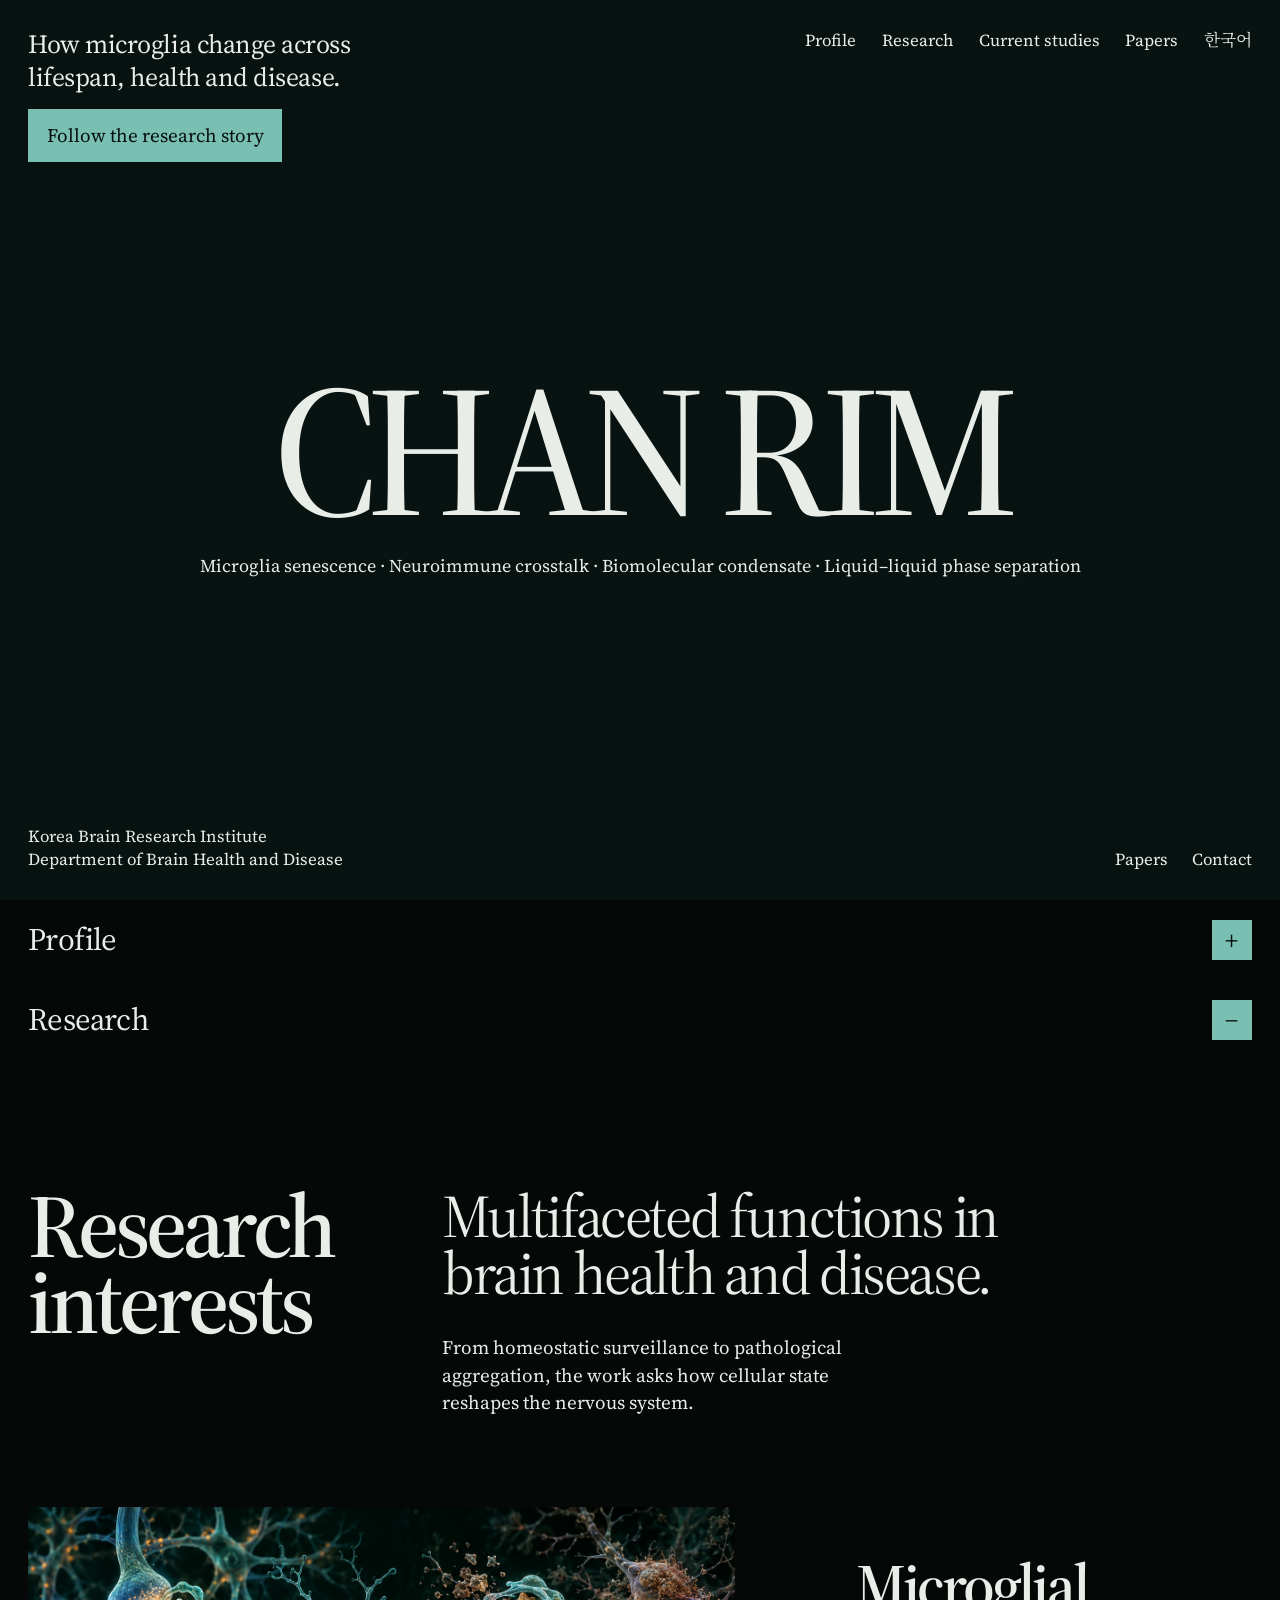
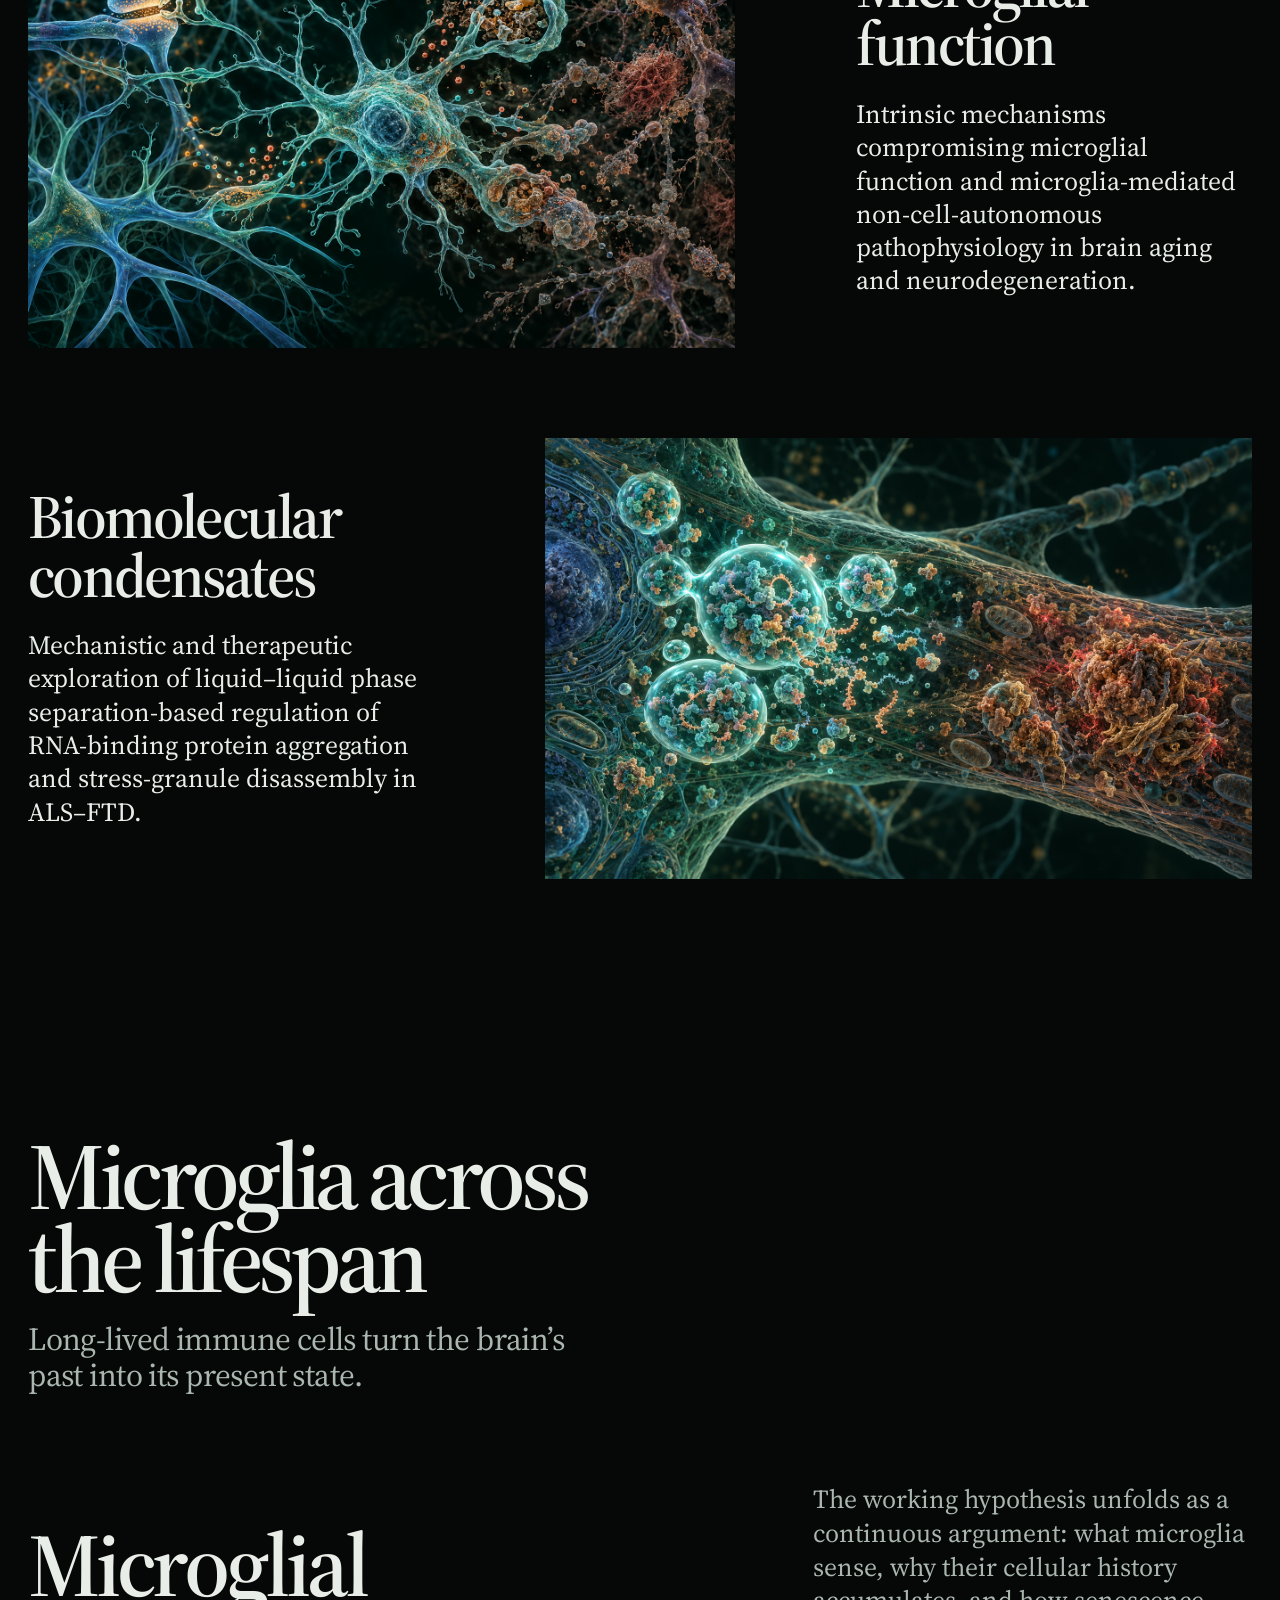
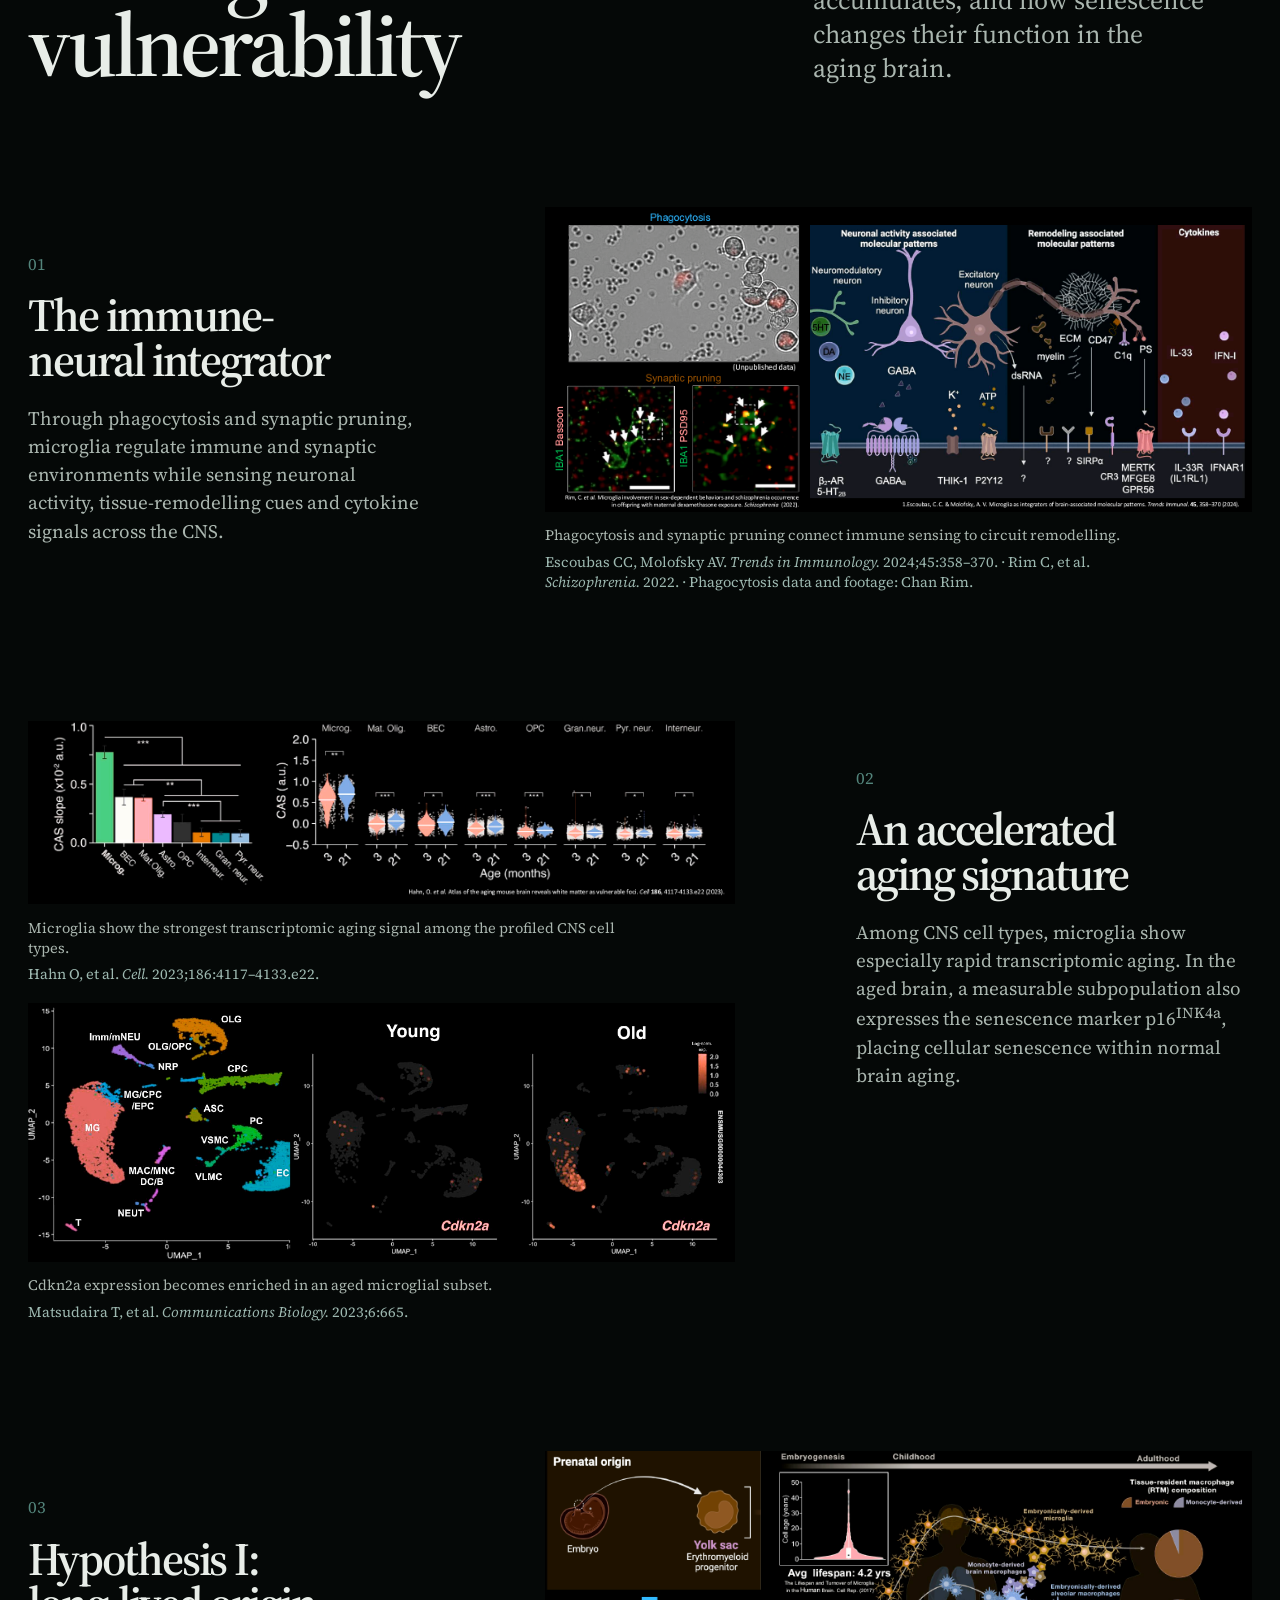
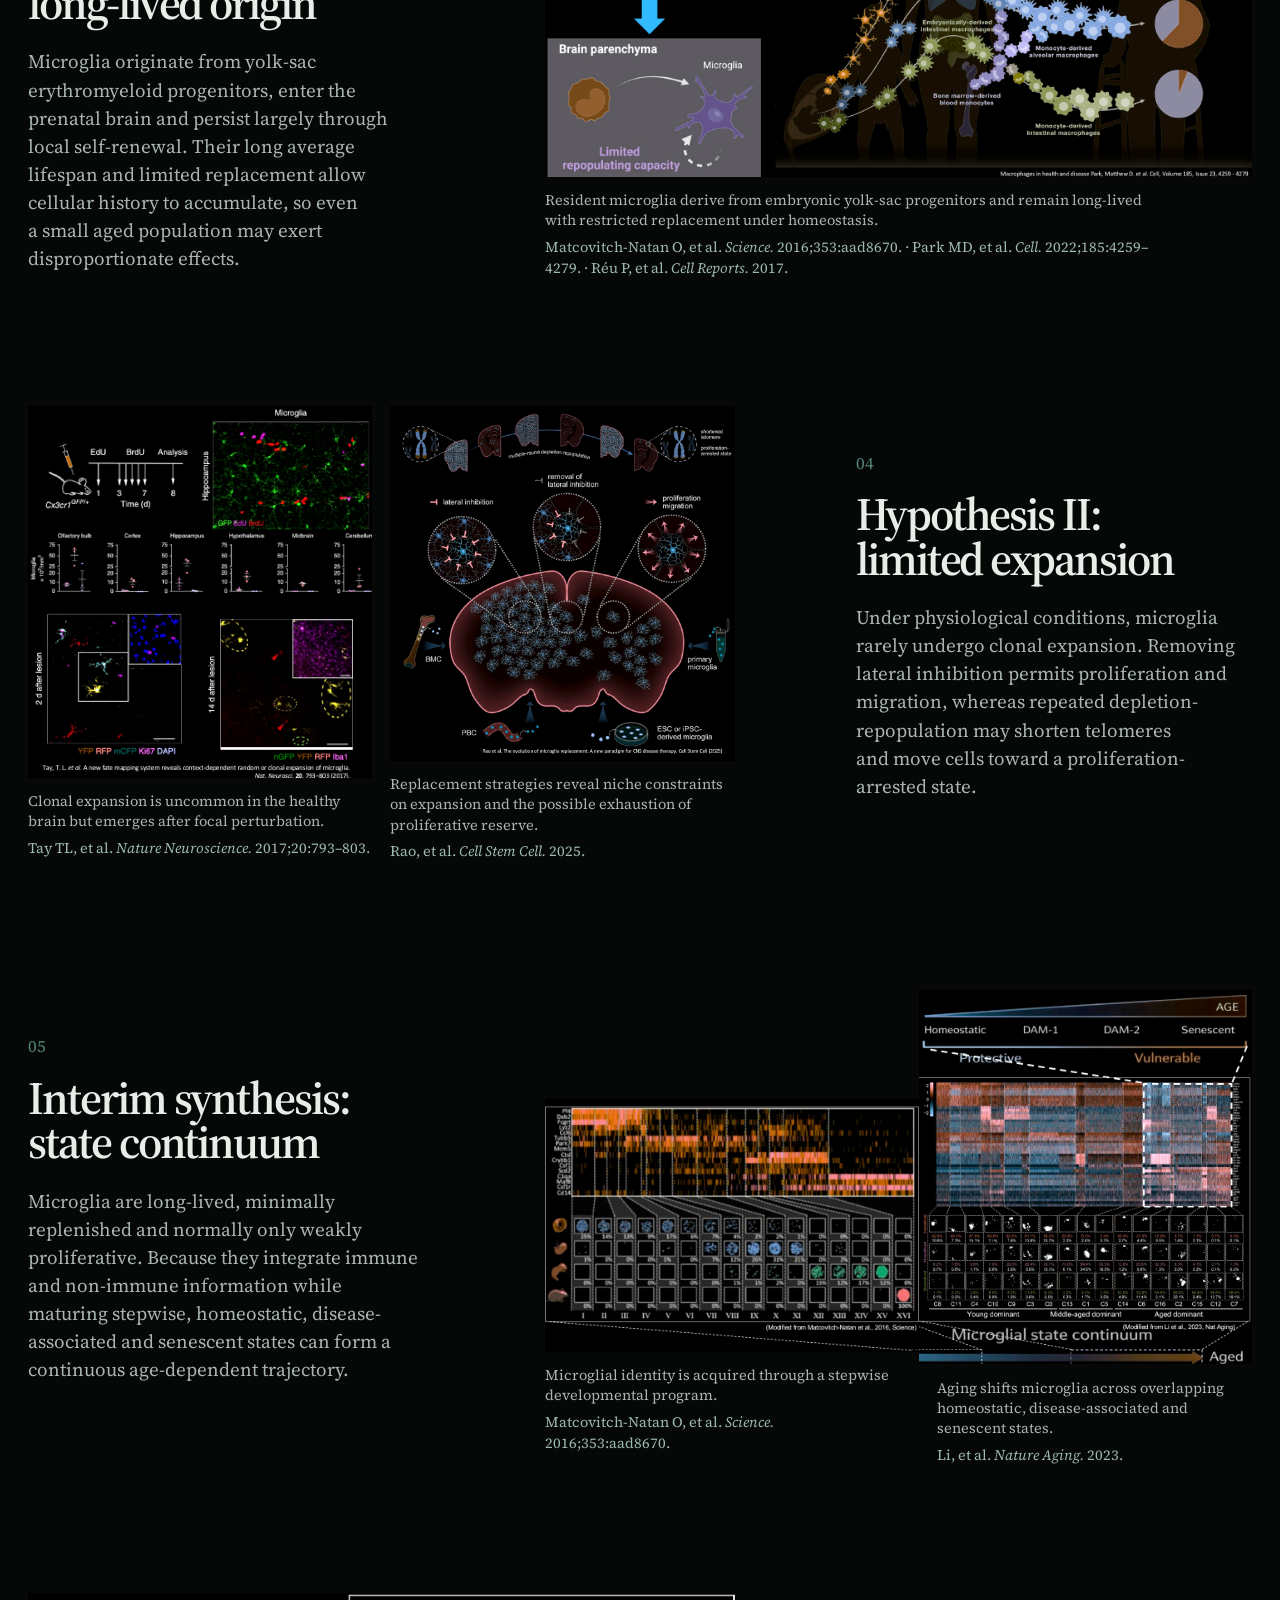
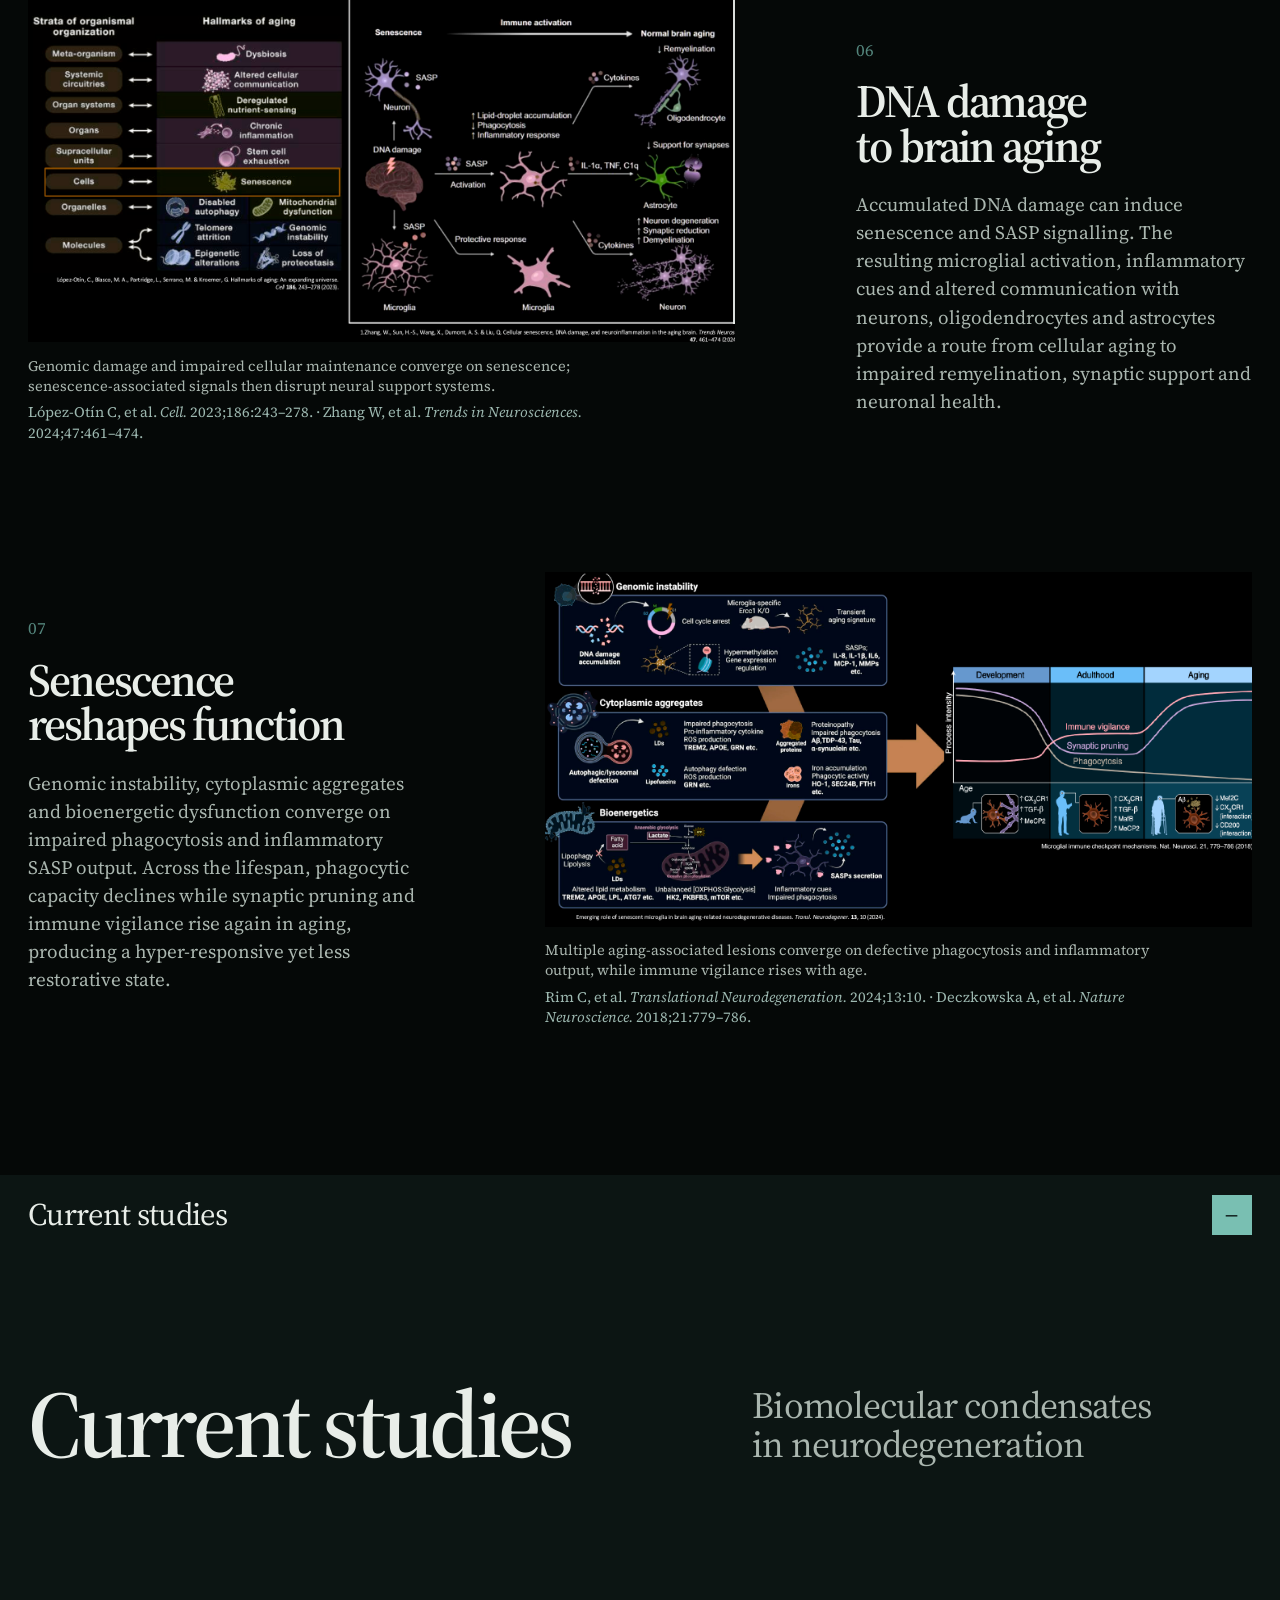
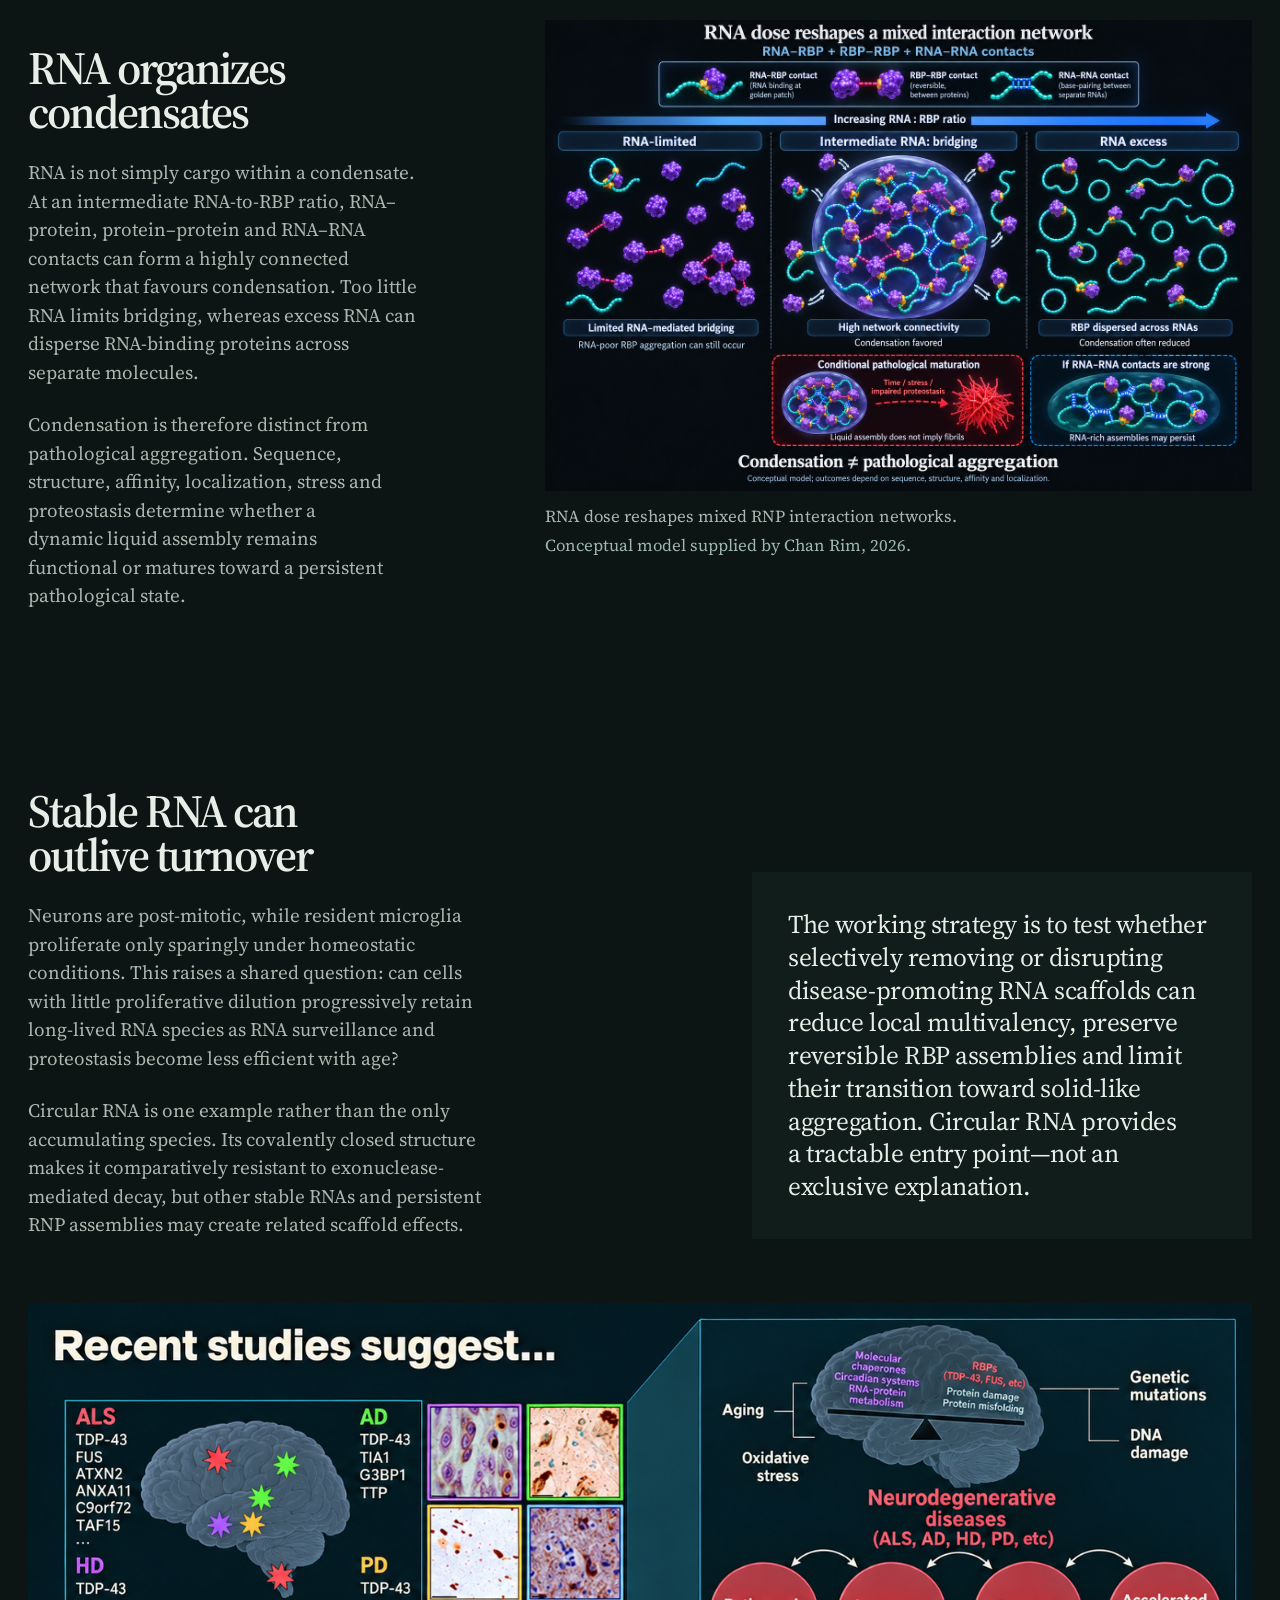
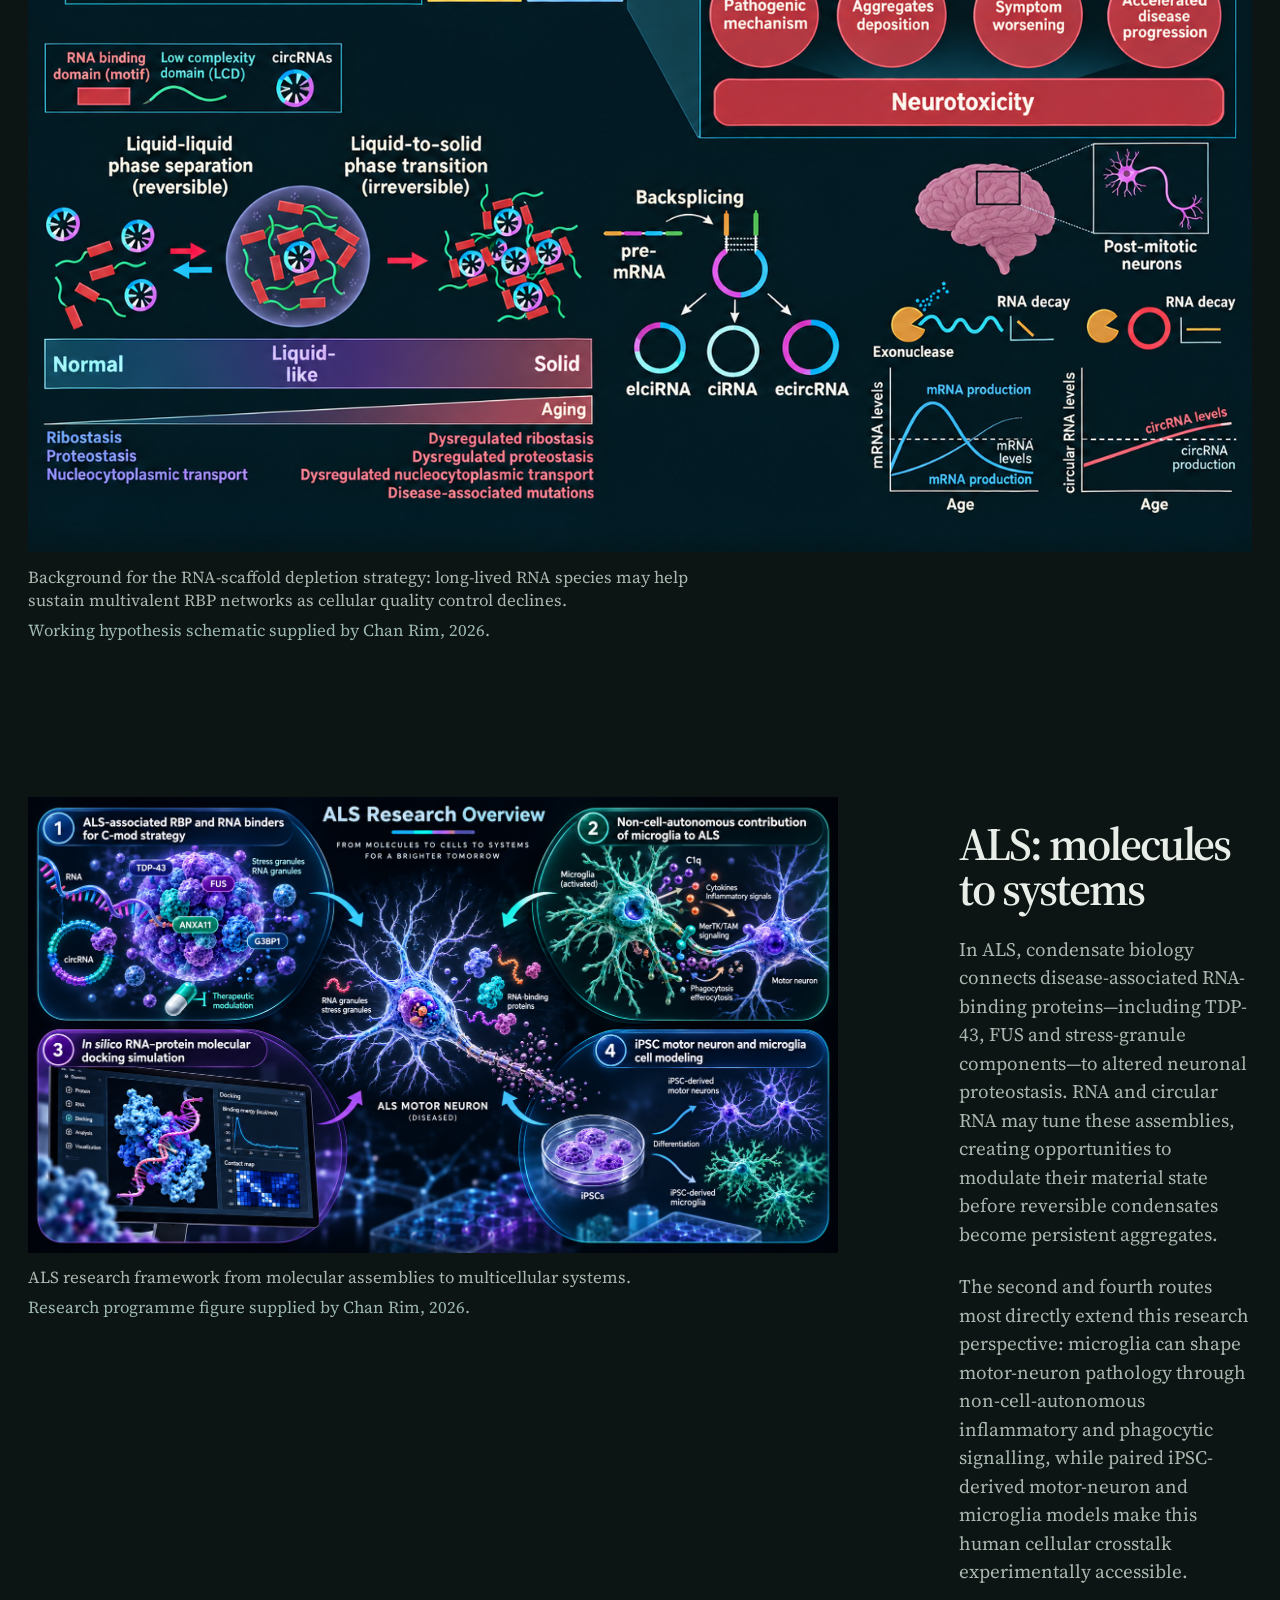
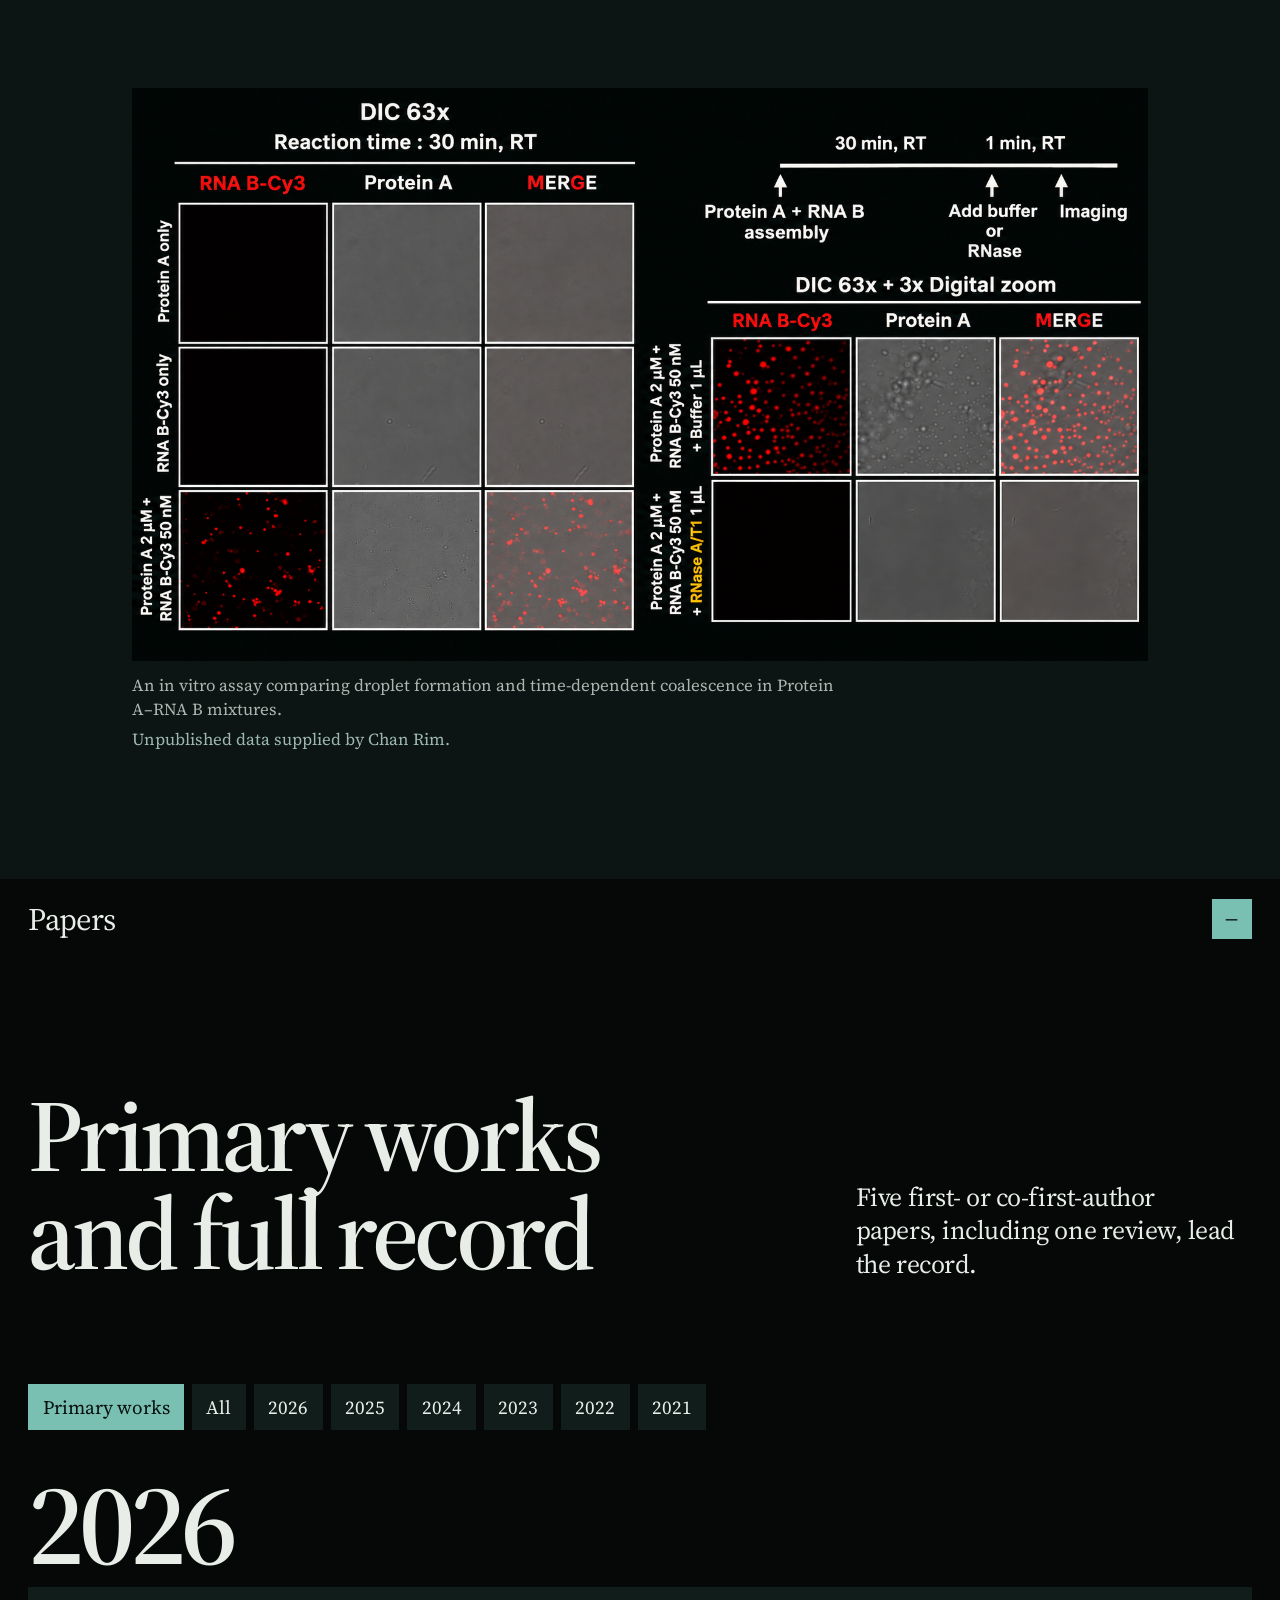
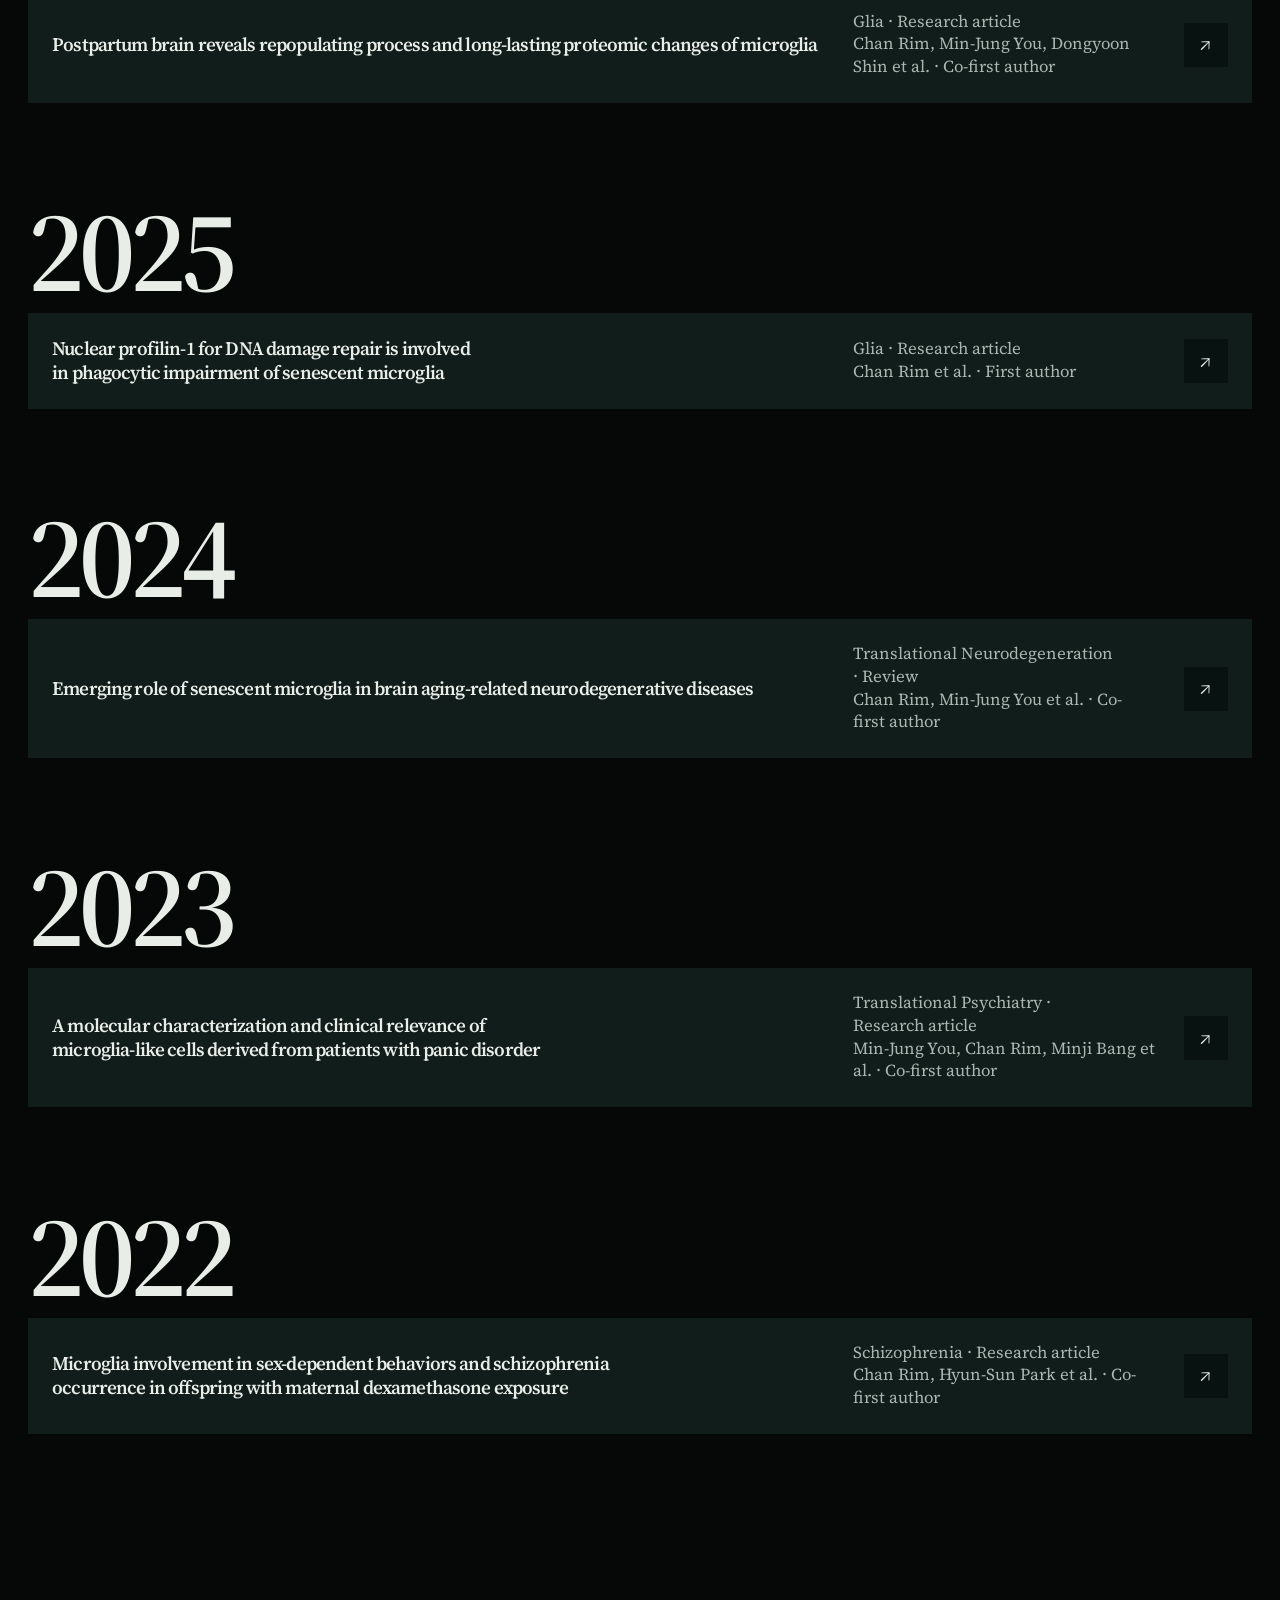
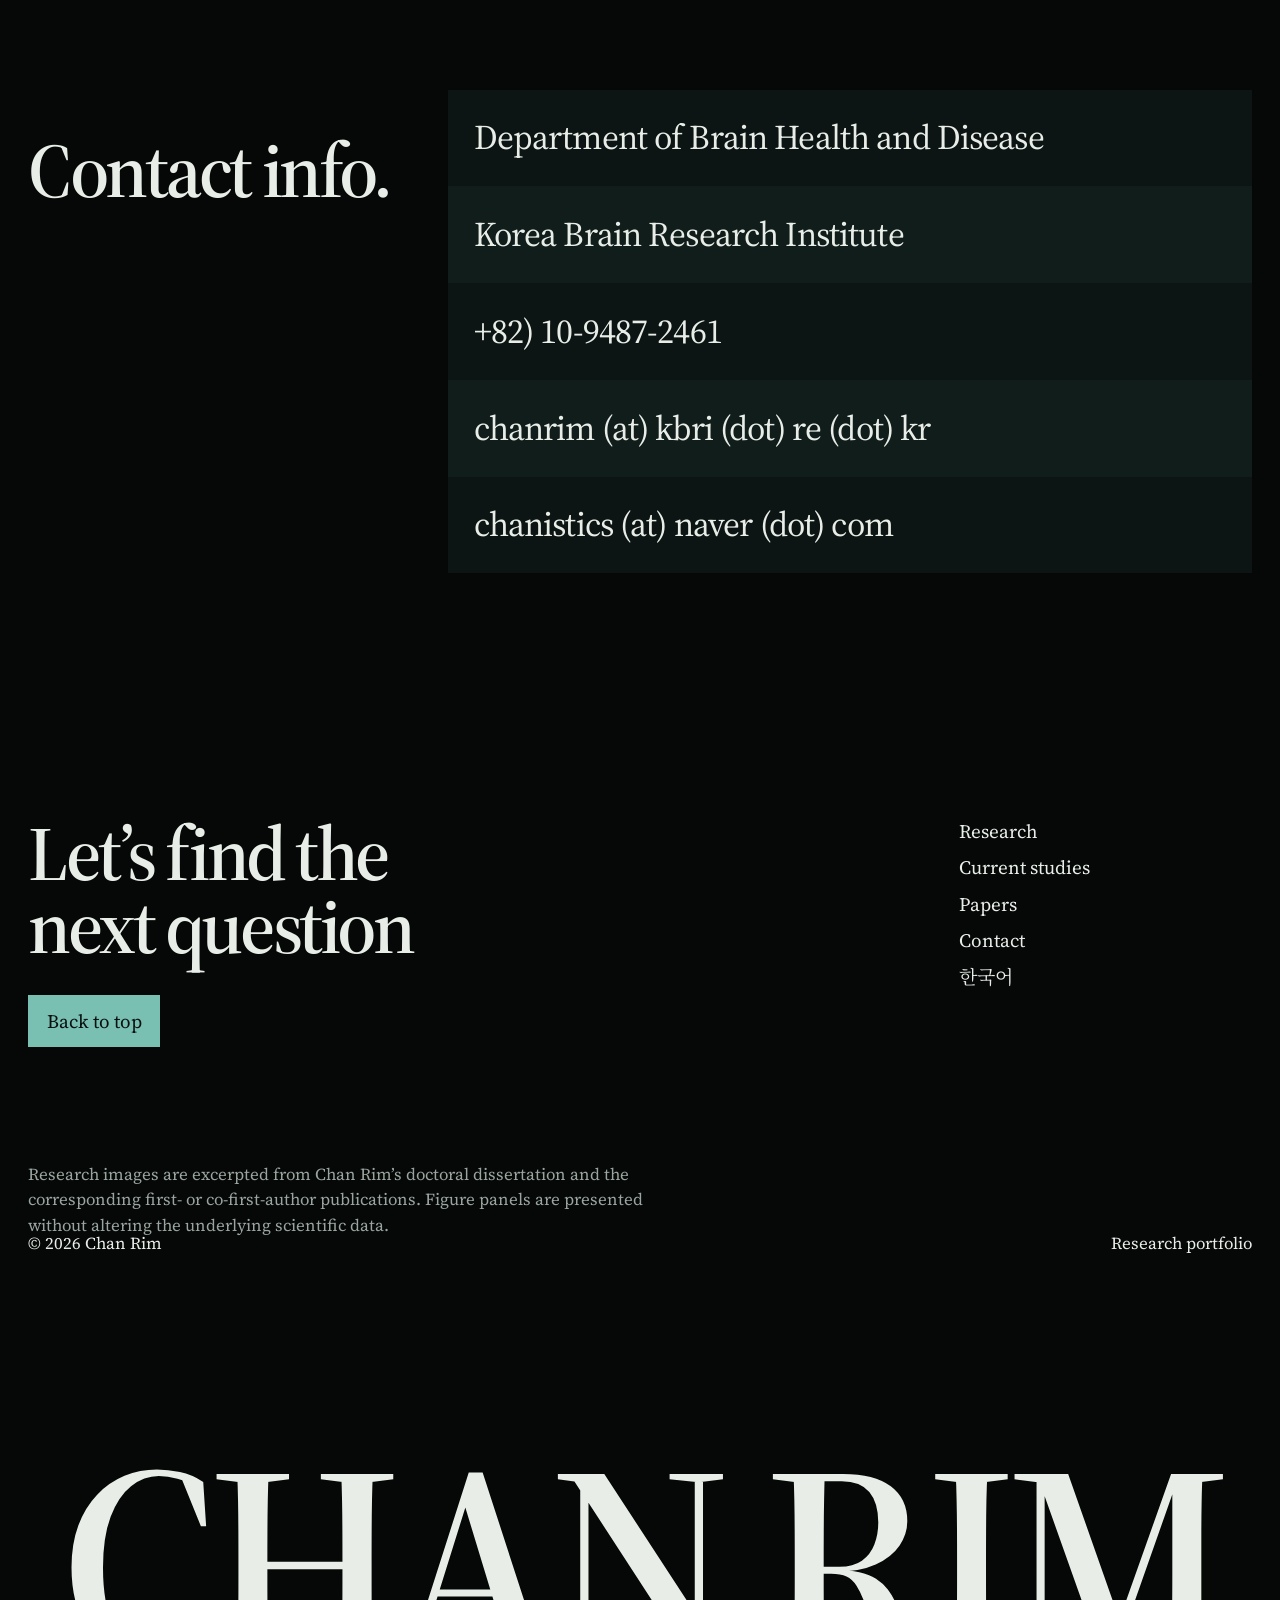
<file: en.html>
<!doctype html>
<html lang="en">
  <head>
    <meta charset="UTF-8" />
    <meta name="viewport" content="width=device-width, initial-scale=1.0" />
    <meta name="theme-color" content="#081211" />
    <meta name="description" content="Research portfolio of Chan Rim, studying how microglia change across lifespan, health and disease." />
    <link rel="canonical" href="https://channi.chanrim-ni.chatgpt.site/en.html" />
    <meta property="og:type" content="website" />
    <meta property="og:site_name" content="CHANNI" />
    <meta property="og:title" content="CHANNI — Chan Rim Neuroimmune Research" />
    <meta property="og:description" content="Research portfolio of Chan Rim, studying how microglia change across lifespan, health and disease." />
    <meta property="og:url" content="https://channi.chanrim-ni.chatgpt.site/en.html" />
    <meta property="og:image" content="https://raw.githubusercontent.com/Chanistics/chan-rim-neuroscience/main/assets/social/channi-og-dark.png" />
    <meta property="og:image:secure_url" content="https://raw.githubusercontent.com/Chanistics/chan-rim-neuroscience/main/assets/social/channi-og-dark.png" />
    <meta property="og:image:type" content="image/png" />
    <meta property="og:image:width" content="1200" />
    <meta property="og:image:height" content="630" />
    <meta property="og:image:alt" content="A teal microglial cell on a black background" />
    <meta name="twitter:card" content="summary_large_image" />
    <meta name="twitter:title" content="CHANNI — Chan Rim Neuroimmune Research" />
    <meta name="twitter:description" content="Research portfolio of Chan Rim, studying how microglia change across lifespan, health and disease." />
    <meta name="twitter:image" content="https://raw.githubusercontent.com/Chanistics/chan-rim-neuroscience/main/assets/social/channi-og-dark.png" />
    <title>Chan Rim — Microglia across the lifespan</title>
    <link rel="preconnect" href="https://api.fontshare.com" />
    <link rel="preconnect" href="https://cdn.fontshare.com" crossorigin />
    <link href="https://api.fontshare.com/v2/css?f[]=general-sans@400,500,700&display=swap" rel="stylesheet" />
    <link rel="preconnect" href="https://fonts.googleapis.com" />
    <link rel="preconnect" href="https://fonts.gstatic.com" crossorigin />
    <link href="https://fonts.googleapis.com/css2?family=Noto+Serif+KR:wght@400;500;600&amp;family=Source+Serif+4:opsz,wght@8..60,400;8..60,500;8..60,600&amp;display=swap" rel="stylesheet" />
    <link rel="manifest" href="manifest.webmanifest" />
    <link rel="stylesheet" href="styles.css?v=19" />
    <link rel="stylesheet" href="prototypes/dark-science/theme.css?v=12" />
    <script>
      document.documentElement.classList.add('js');
      document.documentElement.dataset.theme = 'dark-science';
    </script>
  </head>
  <body data-lang="en">
    <a class="skip-link" href="#content">Skip to content</a>
    <header class="hero" id="top">
      <div class="hero-intro"><p>How microglia change across lifespan, health and disease.</p><a class="button" href="#research">Follow the research story</a></div>
      <button class="menu-toggle" type="button" aria-expanded="false" aria-controls="site-nav">Menu</button>
      <nav id="site-nav" class="site-nav" aria-label="Primary navigation"><a href="#profile">Profile</a><a href="#research">Research</a><a href="#current-studies">Current studies</a><a href="#publications">Papers</a><a href="ko.html" lang="ko">한국어</a></nav>
      <h1 class="hero-name">CHAN RIM</h1>
      <p class="hero-discipline">Microglia senescence · Neuroimmune crosstalk · Biomolecular condensate · Liquid–liquid phase separation</p>
      <div class="hero-place">Korea Brain Research Institute<br />Department of Brain Health and Disease</div>
      <div class="hero-links"><a href="#publications">Papers</a><a href="#contact">Contact</a></div>
      <figure class="hero-mobile-image" aria-hidden="true"><img src="assets/generated/microglia-multifaceted-functions.png" width="1586" height="992" alt="" fetchpriority="high" decoding="async" /></figure>
    </header>

    <main id="content">
      <section class="chapter cv" id="profile">
        <div class="cv-intro" data-reveal>
          <h2>Profile</h2>
          <p>A neuroscientist investigating microglial homeostasis, neuroimmune crosstalk and biomolecular condensates.</p>
        </div>
        <div class="cv-section cv-education" data-reveal>
          <h3>Education</h3>
          <div class="cv-entry"><p class="cv-date">2020–2025</p><div><h4>Ph.D. in Biomedical Sciences</h4><p>Department of Life Sciences, CHA University, Korea</p><p>Dissertation advisor: Min-Soo Kwon, M.D., Ph.D.</p></div></div>
          <div class="cv-entry"><p class="cv-date">2013–2017</p><div><h4>B.A. in Psychology and Social Welfare</h4><p>Double major · School of Counseling Psychology and Social Welfare</p><p>Handong Global University, Korea</p></div></div>
        </div>
        <div class="cv-section cv-experience" data-reveal>
          <h3>Research experience</h3>
          <div class="cv-entry"><p class="cv-date">2025–present</p><div><h4>Postdoctoral Researcher</h4><p>Nahm Lab · Department of Brain Health and Disease</p><p>Korea Brain Research Institute, Korea</p></div></div>
        </div>
        <div class="cv-section cv-grant" data-reveal>
          <h3>Grant</h3>
          <div class="cv-entry"><p class="cv-date">2026–2031</p><div><h4>Sejong Science Fellowship Program</h4><p>Principal Investigator</p><p>Investigating circular RNA-mediated regulation of RBP phase separation and its therapeutic application in ALS–FTD.</p><p class="cv-amount">₩500,000,000</p></div></div>
        </div>
        <div class="cv-section cv-recognition" data-reveal>
          <h3>Awards and certificates</h3>
          <div class="cv-entry cv-entry-list"><p class="cv-date">2021–2024</p><ul class="cv-list">
            <li><strong>Best Presentation Award</strong><span>24th Korean Society for Brain and Neural Sciences Conference, 2021 · Schizophrenia, depression, microglia and sex differences</span></li>
            <li><strong>Genomic Data Analyst Certificate, First Grade</strong><span>Ministry of Science and ICT · K-genome Open HRD, 2021</span></li>
            <li><strong>CN Research Foundation Scholarship</strong><span>2023–2024 · Microglia, PFN1 and DNA damage</span></li>
            <li><strong>Excellent Graduate Student, CHA University</strong><span>2024 award for the 2023 programme · Panic disorder, microglia and ACAT2</span></li>
            <li><strong><a href="https://www.ibric.org/bric/hanbitsa/treatise.do?mode=treatise-view&amp;id=92554&amp;authorId=44911&amp;pager.offset=10&amp;pagerLimit=10#!/list" target="_blank" rel="noreferrer">BRIC Hanbitsa paper selection</a></strong><span>“Koreans Who Shined in Korea,” 2024</span></li>
            <li><strong>Young Investigator Oral Presentation Award</strong><span>Korean Physiological Society, 2024</span></li>
          </ul></div>
        </div>
        <div class="cv-section cv-invited" data-reveal>
          <h3>Invited talk</h3>
          <div class="cv-entry"><p class="cv-date">2024</p><div><h4>Korean Consortium for ALS Research</h4><p>Invited scientific programme lecture · Microglia and PFN1</p></div></div>
          <div class="cv-entry"><p class="cv-date">2025</p><div><h4>Joint Symposium for the Development of Novel Anti-aging Druggable Targets in Naked Mole-Rat</h4><p>Invited talk · Session II: Translational Research</p></div></div>
        </div>
        <div class="cv-section cv-review" data-reveal>
          <h3>Peer review</h3>
          <div class="cv-entry"><p class="cv-date">2025</p><div><h4>Ad hoc reviewer</h4><p>Journal of Neuroinflammation · npj Aging · Molecular Neurobiology · Journal of Molecular Neuroscience</p></div></div>
        </div>
      </section>

      <section class="chapter research-overview" id="research">
        <div class="overview-heading" data-reveal>
          <h2>Research interests</h2>
          <div class="overview-copy">
            <p class="overview-thesis">Multifaceted functions in brain health and disease.</p>
            <p class="overview-deck">From homeostatic surveillance to pathological aggregation, the work asks how cellular state reshapes the nervous system.</p>
          </div>
        </div>
        <div class="research-tracks">
          <article class="research-track research-track-microglia">
            <figure class="overview-visual" data-reveal>
              <img src="assets/generated/microglia-multifaceted-functions.png" width="1586" height="992" alt="Conceptual illustration of a microglial cell surveying synapses, clearing debris and changing during brain disease" loading="lazy" decoding="async" />
            </figure>
            <div class="research-focus" data-reveal>
              <h3>Microglial function</h3>
              <p>Intrinsic mechanisms compromising microglial function and microglia-mediated non-cell-autonomous pathophysiology in brain aging and neurodegeneration.</p>
            </div>
          </article>
          <article class="research-track research-track-llps">
            <div class="research-focus" data-reveal>
              <h3>Biomolecular condensates</h3>
              <p>Mechanistic and therapeutic exploration of liquid–liquid phase separation-based regulation of RNA-binding protein aggregation and stress-granule disassembly in ALS–FTD.</p>
            </div>
            <figure class="overview-visual" data-reveal>
              <img src="assets/generated/llps-rbp-stress-granule.png" width="1586" height="992" alt="Conceptual illustration of dynamic biomolecular condensates and persistent RNA-binding protein aggregates inside a neuron" loading="lazy" decoding="async" />
            </figure>
          </article>
        </div>
      </section>

      <section class="chapter current-studies" id="current-studies">
        <div class="current-studies-heading" data-reveal>
          <h2>Current studies</h2>
          <p>Biomolecular condensates in neurodegeneration</p>
        </div>

        <article class="current-study current-study-rna">
          <div class="current-study-copy" data-reveal>
            <h3>RNA organizes condensates</h3>
            <p>RNA is not simply cargo within a condensate. At an intermediate RNA-to-RBP ratio, RNA–protein, protein–protein and RNA–RNA contacts can form a highly connected network that favours condensation. Too little RNA limits bridging, whereas excess RNA can disperse RNA-binding proteins across separate molecules.</p>
            <p>Condensation is therefore distinct from pathological aggregation. Sequence, structure, affinity, localization, stress and proteostasis determine whether a dynamic liquid assembly remains functional or matures toward a persistent pathological state.</p>
          </div>
          <figure class="current-study-figure" data-reveal>
            <img src="assets/current-studies/rna-dose-rnp-network-dark.png" width="1536" height="1024" alt="Conceptual model showing how increasing RNA-to-RBP ratio shifts a mixed RNA and protein interaction network from limited bridging through condensation to dispersion" loading="lazy" decoding="async" />
            <figcaption>RNA dose reshapes mixed RNP interaction networks. <span class="figure-reference">Conceptual model supplied by Chan Rim, 2026.</span></figcaption>
          </figure>
        </article>

        <article class="current-study current-study-hypothesis">
          <div class="current-study-copy" data-reveal>
            <h3>Stable RNA can outlive turnover</h3>
            <p>Neurons are post-mitotic, while resident microglia proliferate only sparingly under homeostatic conditions. This raises a shared question: can cells with little proliferative dilution progressively retain long-lived RNA species as RNA surveillance and proteostasis become less efficient with age?</p>
            <p>Circular RNA is one example rather than the only accumulating species. Its covalently closed structure makes it comparatively resistant to exonuclease-mediated decay, but other stable RNAs and persistent RNP assemblies may create related scaffold effects.</p>
          </div>
          <div class="current-study-proposition" data-reveal>
            <p>The working strategy is to test whether selectively removing or disrupting disease-promoting RNA scaffolds can reduce local multivalency, preserve reversible RBP assemblies and limit their transition toward solid-like aggregation. Circular RNA provides a tractable entry point—not an exclusive explanation.</p>
          </div>
          <figure class="current-study-figure" data-reveal>
            <img src="assets/current-studies/circrna-scaffold-hypothesis-dark.png" width="1505" height="1045" alt="Working hypothesis linking age-related decline in RNA and protein quality control, stable circular RNA scaffolds, liquid-to-solid RBP phase transition and neurodegenerative disease in post-mitotic neurons" loading="lazy" decoding="async" />
            <figcaption>Background for the RNA-scaffold depletion strategy: long-lived RNA species may help sustain multivalent RBP networks as cellular quality control declines. <span class="figure-reference">Working hypothesis schematic supplied by Chan Rim, 2026.</span></figcaption>
          </figure>
        </article>

        <article class="current-study current-study-als">
          <figure class="current-study-figure" data-reveal>
            <img src="assets/current-studies/als-research-overview-dark.png" width="1672" height="941" alt="ALS research overview connecting RNA-binding protein condensates, microglial crosstalk, molecular modelling and paired iPSC-derived motor-neuron and microglia systems" loading="lazy" decoding="async" />
            <figcaption>ALS research framework from molecular assemblies to multicellular systems. <span class="figure-reference">Research programme figure supplied by Chan Rim, 2026.</span></figcaption>
          </figure>
          <div class="current-study-copy" data-reveal>
            <h3>ALS: molecules to systems</h3>
            <p>In ALS, condensate biology connects disease-associated RNA-binding proteins—including TDP-43, FUS and stress-granule components—to altered neuronal proteostasis. RNA and circular RNA may tune these assemblies, creating opportunities to modulate their material state before reversible condensates become persistent aggregates.</p>
            <p>The second and fourth routes most directly extend this research perspective: microglia can shape motor-neuron pathology through non-cell-autonomous inflammatory and phagocytic signalling, while paired iPSC-derived motor-neuron and microglia models make this human cellular crosstalk experimentally accessible.</p>
          </div>
          <figure class="current-study-figure current-study-assay" data-reveal>
            <img src="assets/current-studies/in-vitro-droplet-assay-dark-v2.png" width="1672" height="941" alt="In vitro droplet assay showing Protein A and RNA B-Cy3 assembly, followed by buffer or RNase treatment" loading="lazy" decoding="async" />
            <figcaption>An in vitro assay comparing droplet formation and time-dependent coalescence in Protein A–RNA B mixtures. <span class="figure-reference">Unpublished data supplied by Chan Rim.</span></figcaption>
          </figure>
        </article>
      </section>

      <section class="chapter profile research-arc" id="profile-story">
        <div class="profile-statement lifespan-heading" data-reveal>
          <h2>Microglia across the lifespan</h2>
          <p>Long-lived immune cells turn the brain’s past into its present state.</p>
        </div>
        <section class="hypothesis-sequence" aria-labelledby="hypothesis-title">
          <div class="hypothesis-intro" data-reveal>
            <h3 id="hypothesis-title">Microglial vulnerability</h3>
            <p>The working hypothesis unfolds as a continuous argument: what microglia sense, why their cellular history accumulates, and how senescence changes their function in the aging brain.</p>
          </div>

          <ol class="hypothesis-list">
          <li class="hypothesis-step" data-reveal>
            <div class="hypothesis-copy"><h4>The immune-neural integrator</h4><p>Through phagocytosis and synaptic pruning, microglia regulate immune and synaptic environments while sensing neuronal activity, tissue-remodelling cues and cytokine signals across the CNS.</p></div>
            <div class="hypothesis-visuals hypothesis-visuals-single">
              <figure class="evidence-panel"><div class="immune-integrator-composite"><img src="assets/hypothesis-figures-dark/01-immune-neural-integrator.png?v=2" width="1740" height="750" alt="Phagocytosis and synaptic-pruning microscopy beside a diagram of microglial integration of neuronal, remodelling and cytokine signals" loading="lazy" decoding="async" /><video class="phagocytosis-live" autoplay muted loop playsinline preload="metadata" poster="assets/hypothesis-figures-dark/phagocytosis-live-poster.png" aria-label="Live microscopy of microglial phagocytosis"><source src="assets/hypothesis-figures-dark/phagocytosis-live.mp4" type="video/mp4" /></video></div><figcaption>Phagocytosis and synaptic pruning connect immune sensing to circuit remodelling. <span class="figure-reference">Escoubas CC, Molofsky AV. <em>Trends in Immunology.</em> 2024;45:358–370. · Rim C, et al. <em>Schizophrenia.</em> 2022. · Phagocytosis data and footage: Chan Rim.</span></figcaption></figure>
            </div>
          </li>

          <li class="hypothesis-step hypothesis-step-reverse" data-reveal>
            <div class="hypothesis-copy"><h4>An accelerated aging signature</h4><p>Among CNS cell types, microglia show especially rapid transcriptomic aging. In the aged brain, a measurable subpopulation also expresses the senescence marker p16<sup>INK4a</sup>, placing cellular senescence within normal brain aging.</p></div>
            <div class="hypothesis-visuals hypothesis-visuals-stack">
              <figure class="evidence-panel"><img src="assets/hypothesis-figures-dark/02a-transcriptomic-aging.png?v=2" width="1600" height="415" alt="Cellular aging scores across CNS cell types showing the strongest age-associated shift in microglia" loading="lazy" decoding="async" /><figcaption>Microglia show the strongest transcriptomic aging signal among the profiled CNS cell types. <span class="figure-reference">Hahn O, et al. <em>Cell.</em> 2023;186:4117–4133.e22.</span></figcaption></figure>
              <figure class="evidence-panel"><img src="assets/hypothesis-figures-dark/02b-cdkn2a-aging.png?v=2" width="1240" height="455" alt="UMAP comparison of Cdkn2a expression in young and old mouse brain cells" loading="lazy" decoding="async" /><figcaption>Cdkn2a expression becomes enriched in an aged microglial subset. <span class="figure-reference">Matsudaira T, et al. <em>Communications Biology.</em> 2023;6:665.</span></figcaption></figure>
            </div>
          </li>

          <li class="hypothesis-step" data-reveal>
            <div class="hypothesis-copy"><h4>Hypothesis I: long-lived origin</h4><p>Microglia originate from yolk-sac erythromyeloid progenitors, enter the prenatal brain and persist largely through local self-renewal. Their long average lifespan and limited replacement allow cellular history to accumulate, so even a small aged population may exert disproportionate effects.</p></div>
            <div class="hypothesis-visuals hypothesis-visuals-single">
              <figure class="evidence-panel"><img src="assets/hypothesis-figures-dark/03-long-lived-origin.png?v=2" width="1710" height="790" alt="Yolk-sac origin and lifespan of resident microglia compared with other tissue macrophages" loading="lazy" decoding="async" /><figcaption>Resident microglia derive from embryonic yolk-sac progenitors and remain long-lived with restricted replacement under homeostasis. <span class="figure-reference">Matcovitch-Natan O, et al. <em>Science.</em> 2016;353:aad8670. · Park MD, et al. <em>Cell.</em> 2022;185:4259–4279. · Réu P, et al. <em>Cell Reports.</em> 2017.</span></figcaption></figure>
            </div>
          </li>

          <li class="hypothesis-step hypothesis-step-reverse" data-reveal>
            <div class="hypothesis-copy"><h4>Hypothesis II: limited expansion</h4><p>Under physiological conditions, microglia rarely undergo clonal expansion. Removing lateral inhibition permits proliferation and migration, whereas repeated depletion-repopulation may shorten telomeres and move cells toward a proliferation-arrested state.</p></div>
            <div class="hypothesis-visuals hypothesis-visuals-split">
              <figure class="evidence-panel"><img src="assets/hypothesis-figures-dark/04a-clonal-expansion.png?v=2" width="760" height="820" alt="Fate-mapping experiment and microscopy data showing context-dependent microglial clonal expansion" loading="lazy" decoding="async" /><figcaption>Clonal expansion is uncommon in the healthy brain but emerges after focal perturbation. <span class="figure-reference">Tay TL, et al. <em>Nature Neuroscience.</em> 2017;20:793–803.</span></figcaption></figure>
              <figure class="evidence-panel"><img src="assets/hypothesis-figures-dark/04b-replacement.png?v=2" width="990" height="1020" alt="Model of microglial replacement, lateral inhibition and repeated depletion-repopulation" loading="lazy" decoding="async" /><figcaption>Replacement strategies reveal niche constraints on expansion and the possible exhaustion of proliferative reserve. <span class="figure-reference">Rao, et al. <em>Cell Stem Cell.</em> 2025.</span></figcaption></figure>
            </div>
          </li>

          <li class="hypothesis-step" data-reveal>
            <div class="hypothesis-copy"><h4>Interim synthesis: state continuum</h4><p>Microglia are long-lived, minimally replenished and normally only weakly proliferative. Because they integrate immune and non-immune information while maturing stepwise, homeostatic, disease-associated and senescent states can form a continuous age-dependent trajectory.</p></div>
            <div class="hypothesis-visuals hypothesis-visuals-split hypothesis-visuals-continuum">
              <figure class="evidence-panel"><img src="assets/hypothesis-figures-dark/05a-developmental-program.png?v=2" width="900" height="610" alt="Heatmap of the stepwise microglial developmental program" loading="lazy" decoding="async" /><figcaption>Microglial identity is acquired through a stepwise developmental program. <span class="figure-reference">Matcovitch-Natan O, et al. <em>Science.</em> 2016;353:aad8670.</span></figcaption></figure>
              <figure class="evidence-panel"><img src="assets/hypothesis-figures-dark/05b-aging-continuum.png?v=2" width="800" height="900" alt="Microglial aging-state continuum from homeostasis through disease-associated states to senescence" loading="lazy" decoding="async" /><figcaption>Aging shifts microglia across overlapping homeostatic, disease-associated and senescent states. <span class="figure-reference">Li, et al. <em>Nature Aging.</em> 2023.</span></figcaption></figure>
            </div>
          </li>

          <li class="hypothesis-step hypothesis-step-reverse" data-reveal>
            <div class="hypothesis-copy"><h4>DNA damage to brain aging</h4><p>Accumulated DNA damage can induce senescence and SASP signalling. The resulting microglial activation, inflammatory cues and altered communication with neurons, oligodendrocytes and astrocytes provide a route from cellular aging to impaired remyelination, synaptic support and neuronal health.</p></div>
            <div class="hypothesis-visuals hypothesis-visuals-single">
              <figure class="evidence-panel"><span class="evidence-image-frame evidence-image-frame-right"><img src="assets/hypothesis-figures-dark/06-dna-damage-aging.png?v=2" width="1720" height="850" alt="Hallmarks of aging and a mechanistic cascade from DNA damage to senescence, neuroinflammation and brain aging" loading="lazy" decoding="async" /></span><figcaption>Genomic damage and impaired cellular maintenance converge on senescence; senescence-associated signals then disrupt neural support systems. <span class="figure-reference">López-Otín C, et al. <em>Cell.</em> 2023;186:243–278. · Zhang W, et al. <em>Trends in Neurosciences.</em> 2024;47:461–474.</span></figcaption></figure>
            </div>
          </li>

          <li class="hypothesis-step" data-reveal>
            <div class="hypothesis-copy"><h4>Senescence reshapes function</h4><p>Genomic instability, cytoplasmic aggregates and bioenergetic dysfunction converge on impaired phagocytosis and inflammatory SASP output. Across the lifespan, phagocytic capacity declines while synaptic pruning and immune vigilance rise again in aging, producing a hyper-responsive yet less restorative state.</p></div>
            <div class="hypothesis-visuals hypothesis-visuals-single">
              <figure class="evidence-panel"><img src="assets/hypothesis-figures-dark/07-senescence-function.png?v=2" width="1750" height="880" alt="Genomic instability, cytoplasmic aggregates and bioenergetic dysfunction in senescent microglia beside changing microglial functions across the lifespan" loading="lazy" decoding="async" /><figcaption>Multiple aging-associated lesions converge on defective phagocytosis and inflammatory output, while immune vigilance rises with age. <span class="figure-reference">Rim C, et al. <em>Translational Neurodegeneration.</em> 2024;13:10. · Deczkowska A, et al. <em>Nature Neuroscience.</em> 2018;21:779–786.</span></figcaption></figure>
            </div>
          </li>
          </ol>
        </section>

      </section>

      <section class="chapter publications" id="publications">
        <div class="section-heading publication-heading" data-reveal><h2>Primary works and full record</h2><p>Five first- or co-first-author papers, including one review, lead the record.</p></div>
        <div class="publication-toolbar" data-reveal><div class="publication-filters" role="tablist" aria-label="Filter papers"><button class="filter-button is-active" type="button" data-year="featured">Primary works</button><button class="filter-button" type="button" data-year="all">All</button><button class="filter-button" type="button" data-year="2026">2026</button><button class="filter-button" type="button" data-year="2025">2025</button><button class="filter-button" type="button" data-year="2024">2024</button><button class="filter-button" type="button" data-year="2023">2023</button><button class="filter-button" type="button" data-year="2022">2022</button><button class="filter-button" type="button" data-year="2021">2021</button></div></div>
        <div class="publication-list" id="publication-list"></div>
      </section>

      <section class="contact contact-info" id="contact">
        <h2>Contact info.</h2>
        <div class="contact-info-list">
          <p class="contact-row contact-info-row">Department of Brain Health and Disease</p>
          <p class="contact-row contact-info-row">Korea Brain Research Institute</p>
          <p class="contact-row contact-info-row">+82) 10-9487-2461</p>
          <p class="contact-row contact-info-row">chanrim (at) kbri (dot) re (dot) kr</p>
          <p class="contact-row contact-info-row">chanistics (at) naver (dot) com</p>
        </div>
      </section>
    </main>

    <footer class="site-footer">
      <div class="footer-top"><div><h2>Let’s find the<br />next question</h2><a class="button button-light" href="#top">Back to top</a></div><nav aria-label="Footer navigation"><a href="#research">Research</a><a href="#current-studies">Current studies</a><a href="#publications">Papers</a><a href="#contact">Contact</a><a href="ko.html" lang="ko">한국어</a></nav></div>
      <p class="credits">Research images are excerpted from Chan Rim’s doctoral dissertation and the corresponding first- or co-first-author publications. Figure panels are presented without altering the underlying scientific data.</p>
      <div class="footer-meta"><span>© <span id="year"></span> Chan Rim</span><span>Research portfolio</span></div><div class="footer-name" aria-hidden="true">CHAN RIM</div>
    </footer>
    <script src="app.js?v=10"></script>
  </body>
</html>
</file>
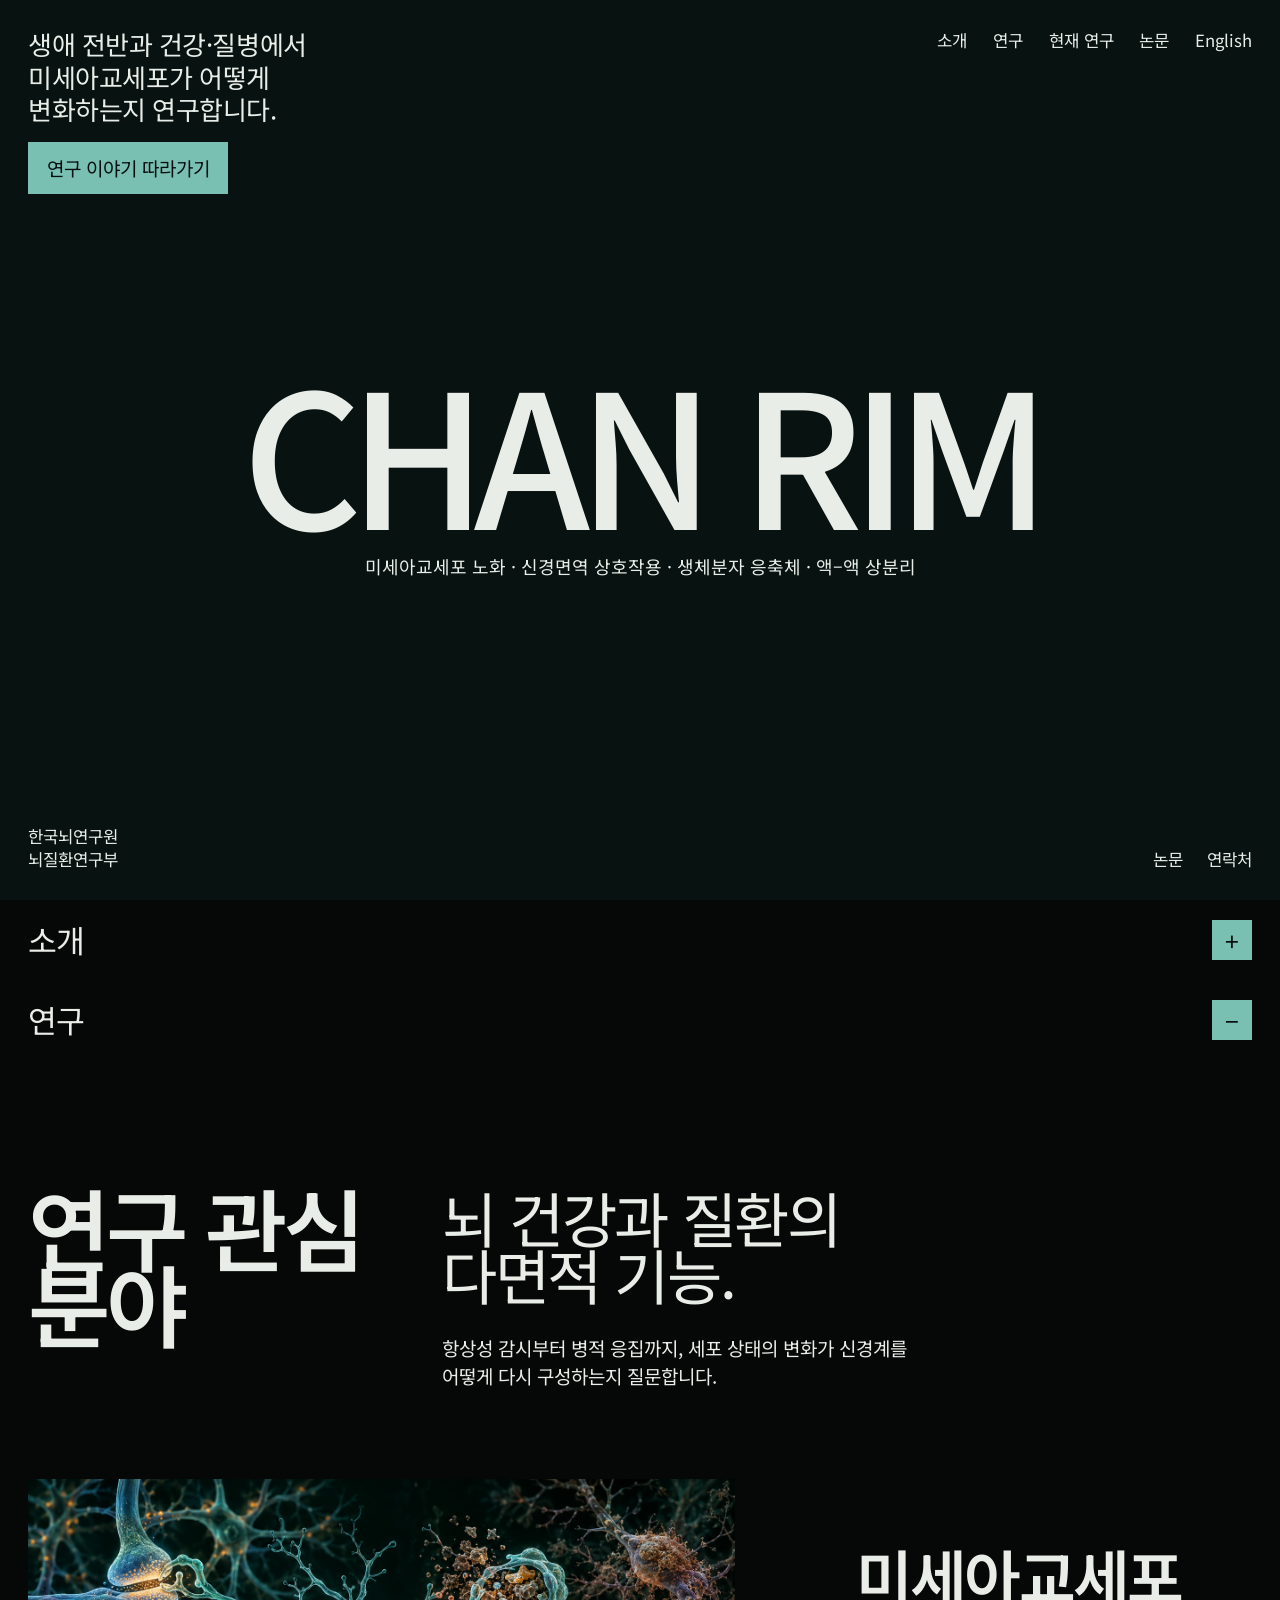
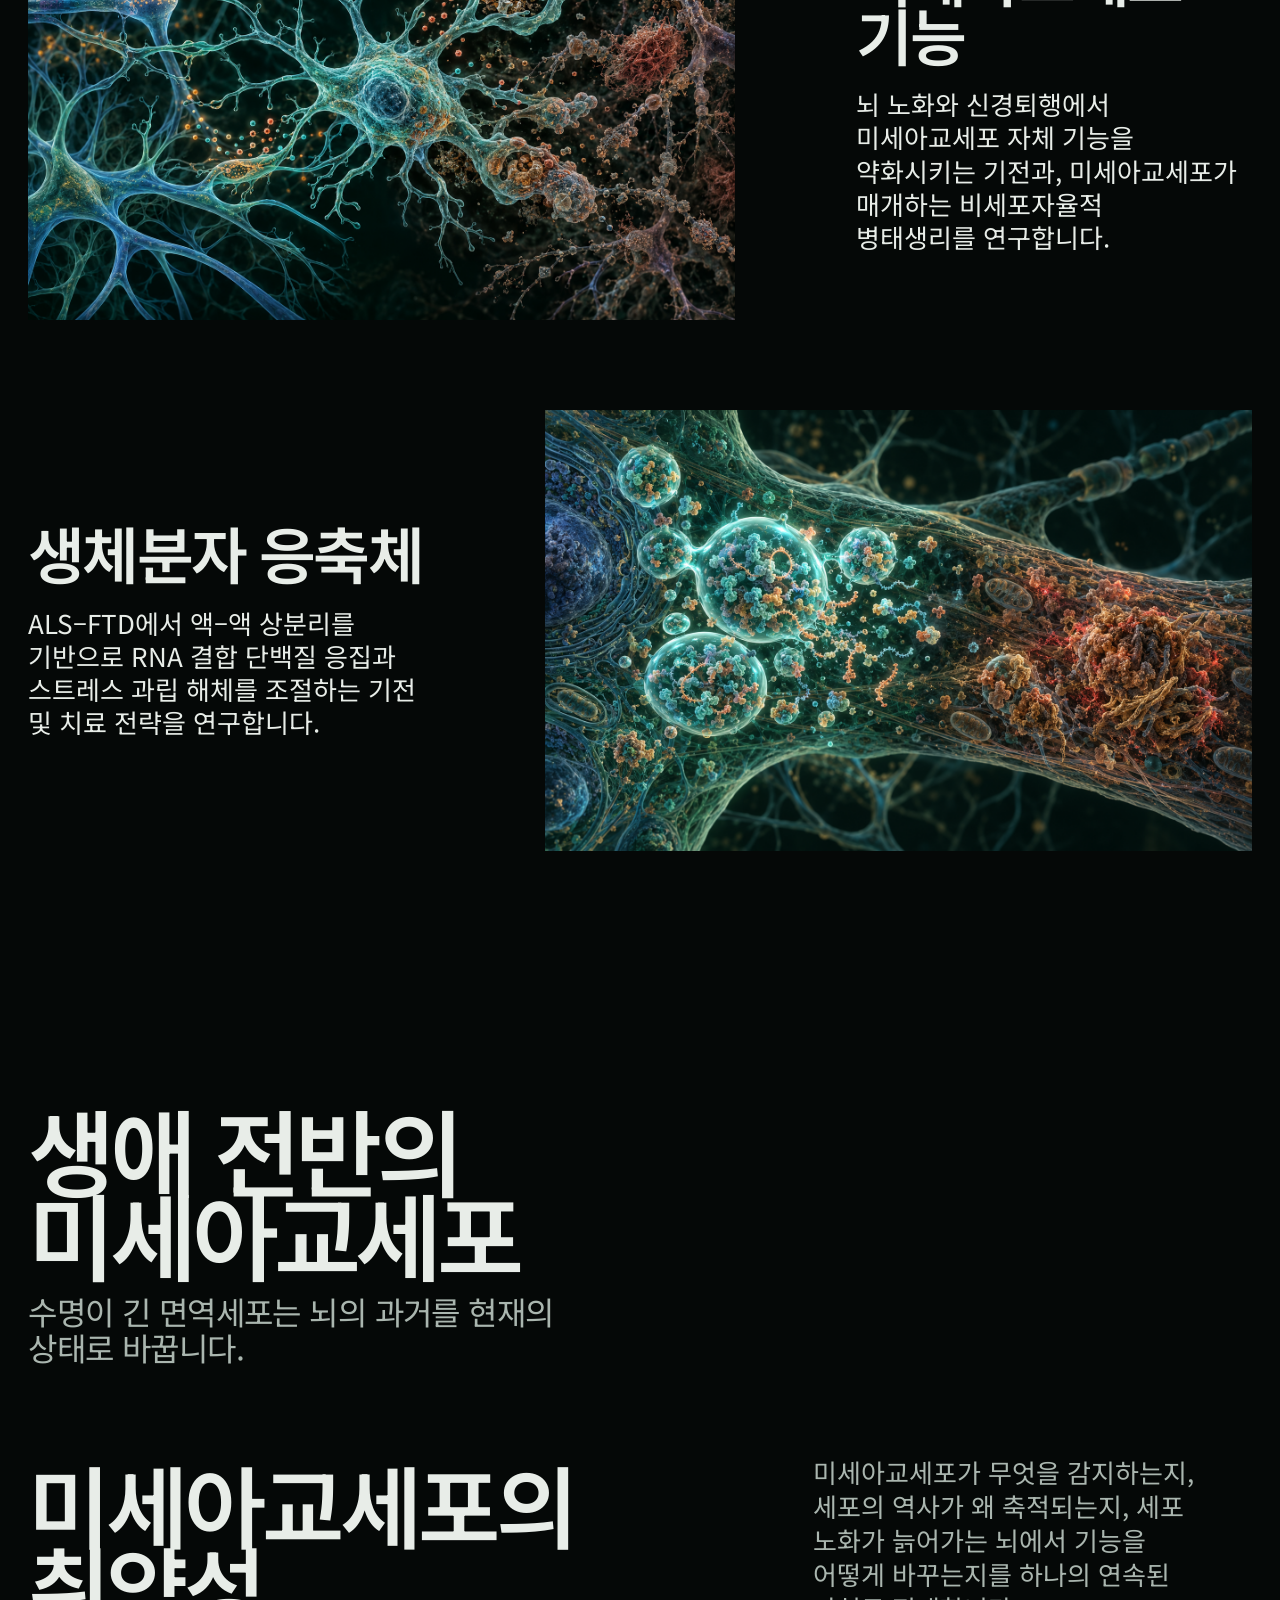
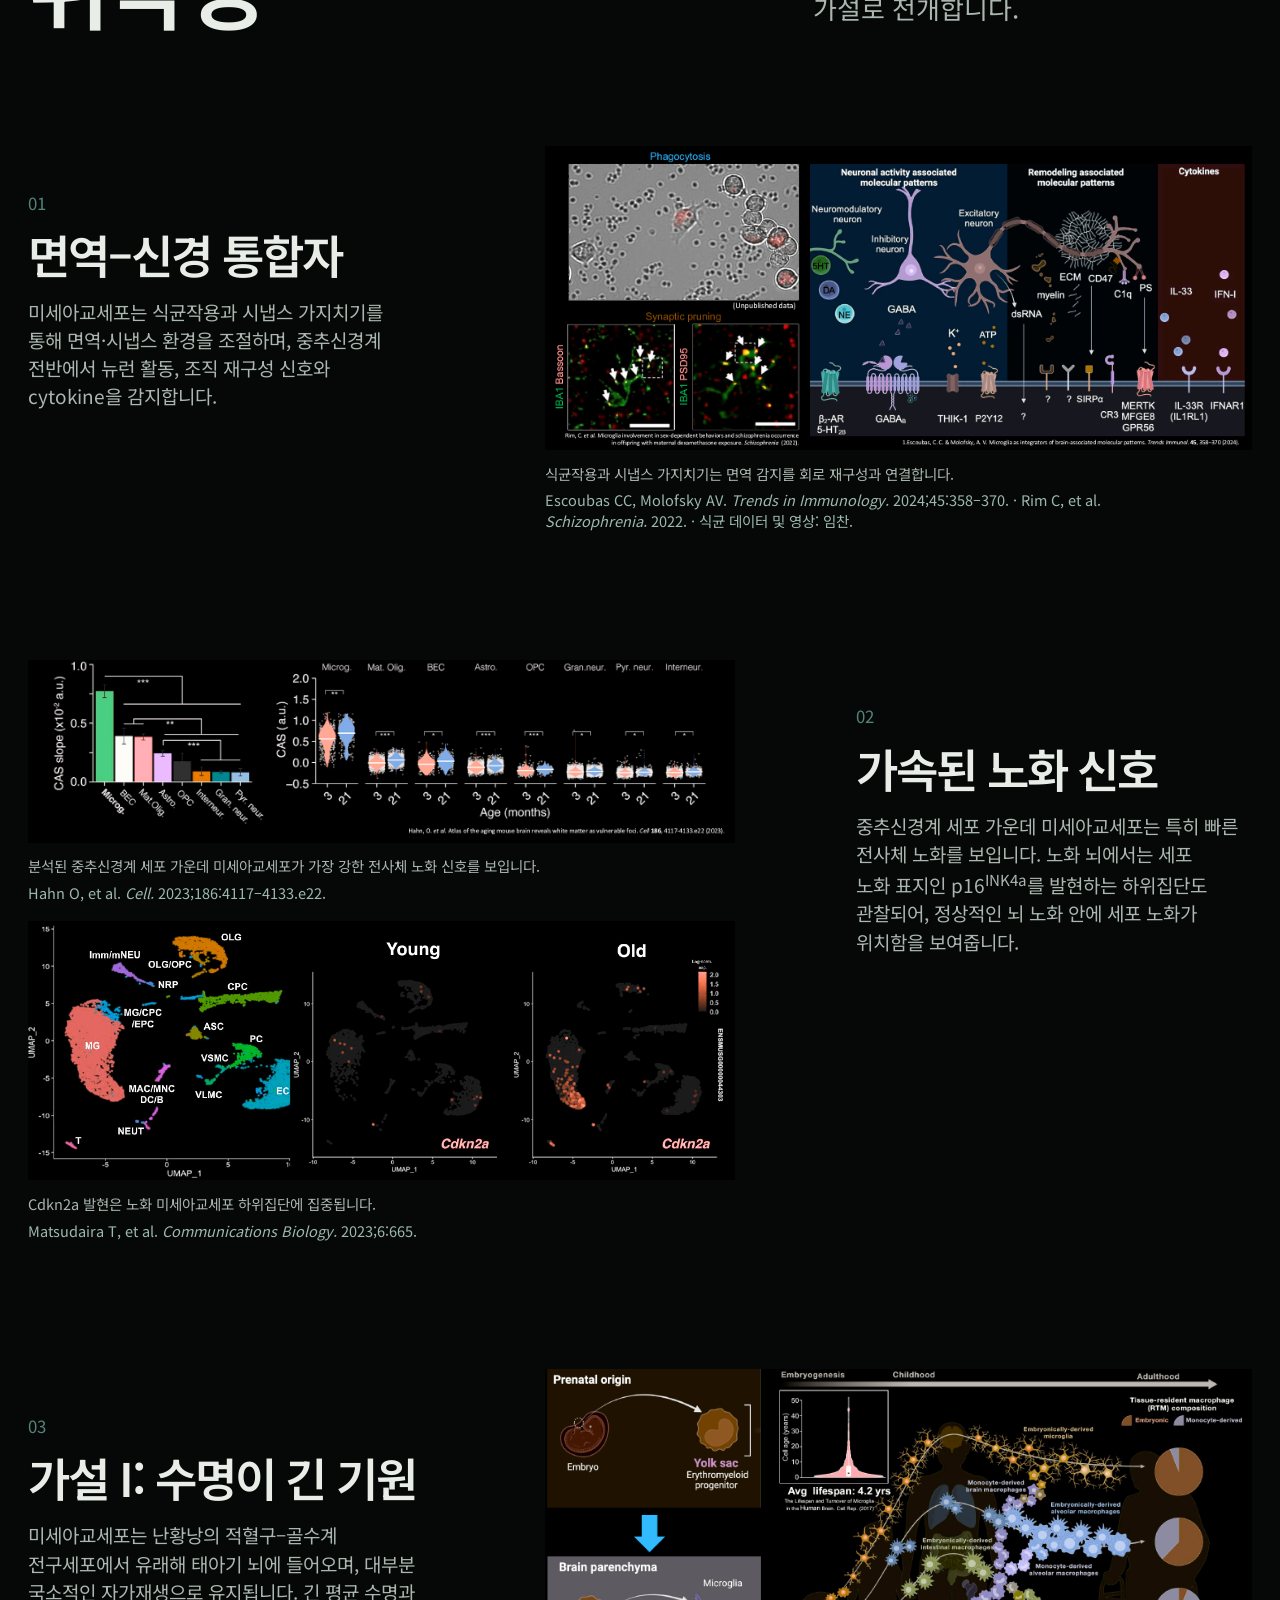
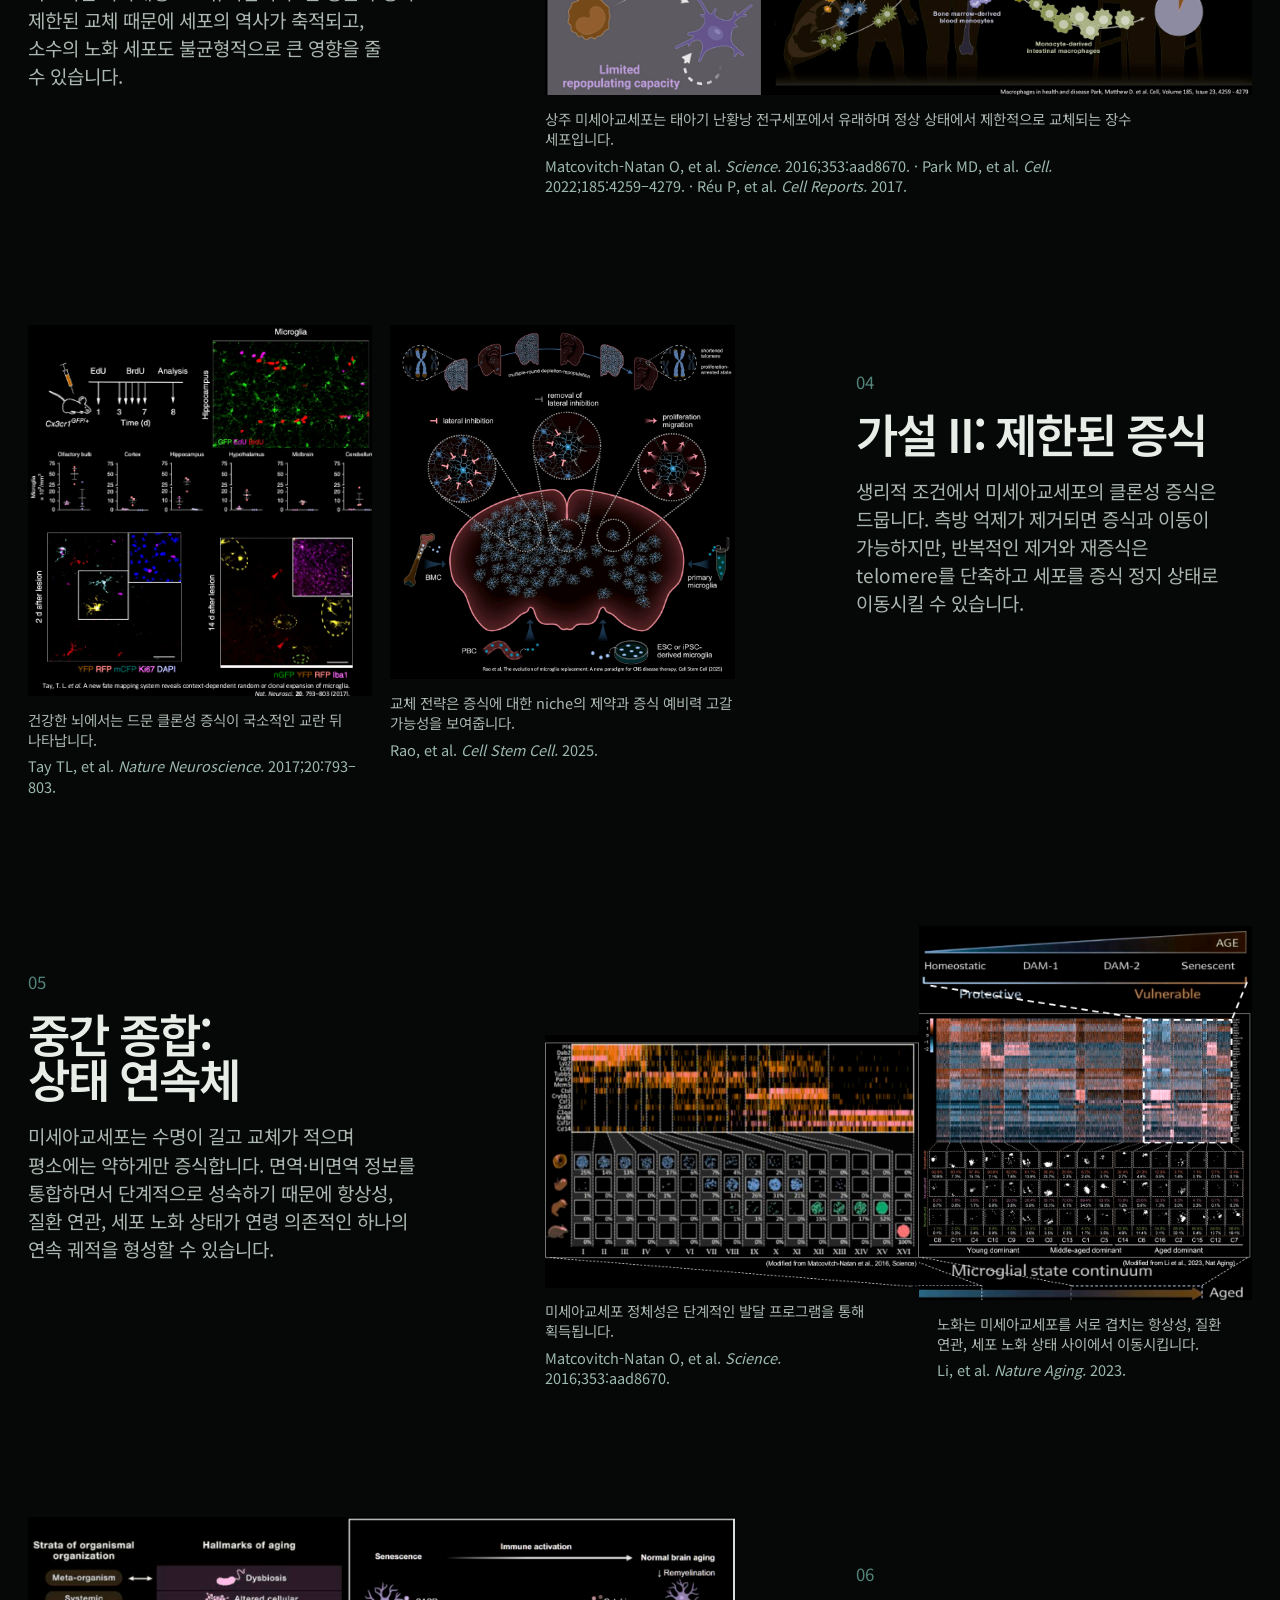
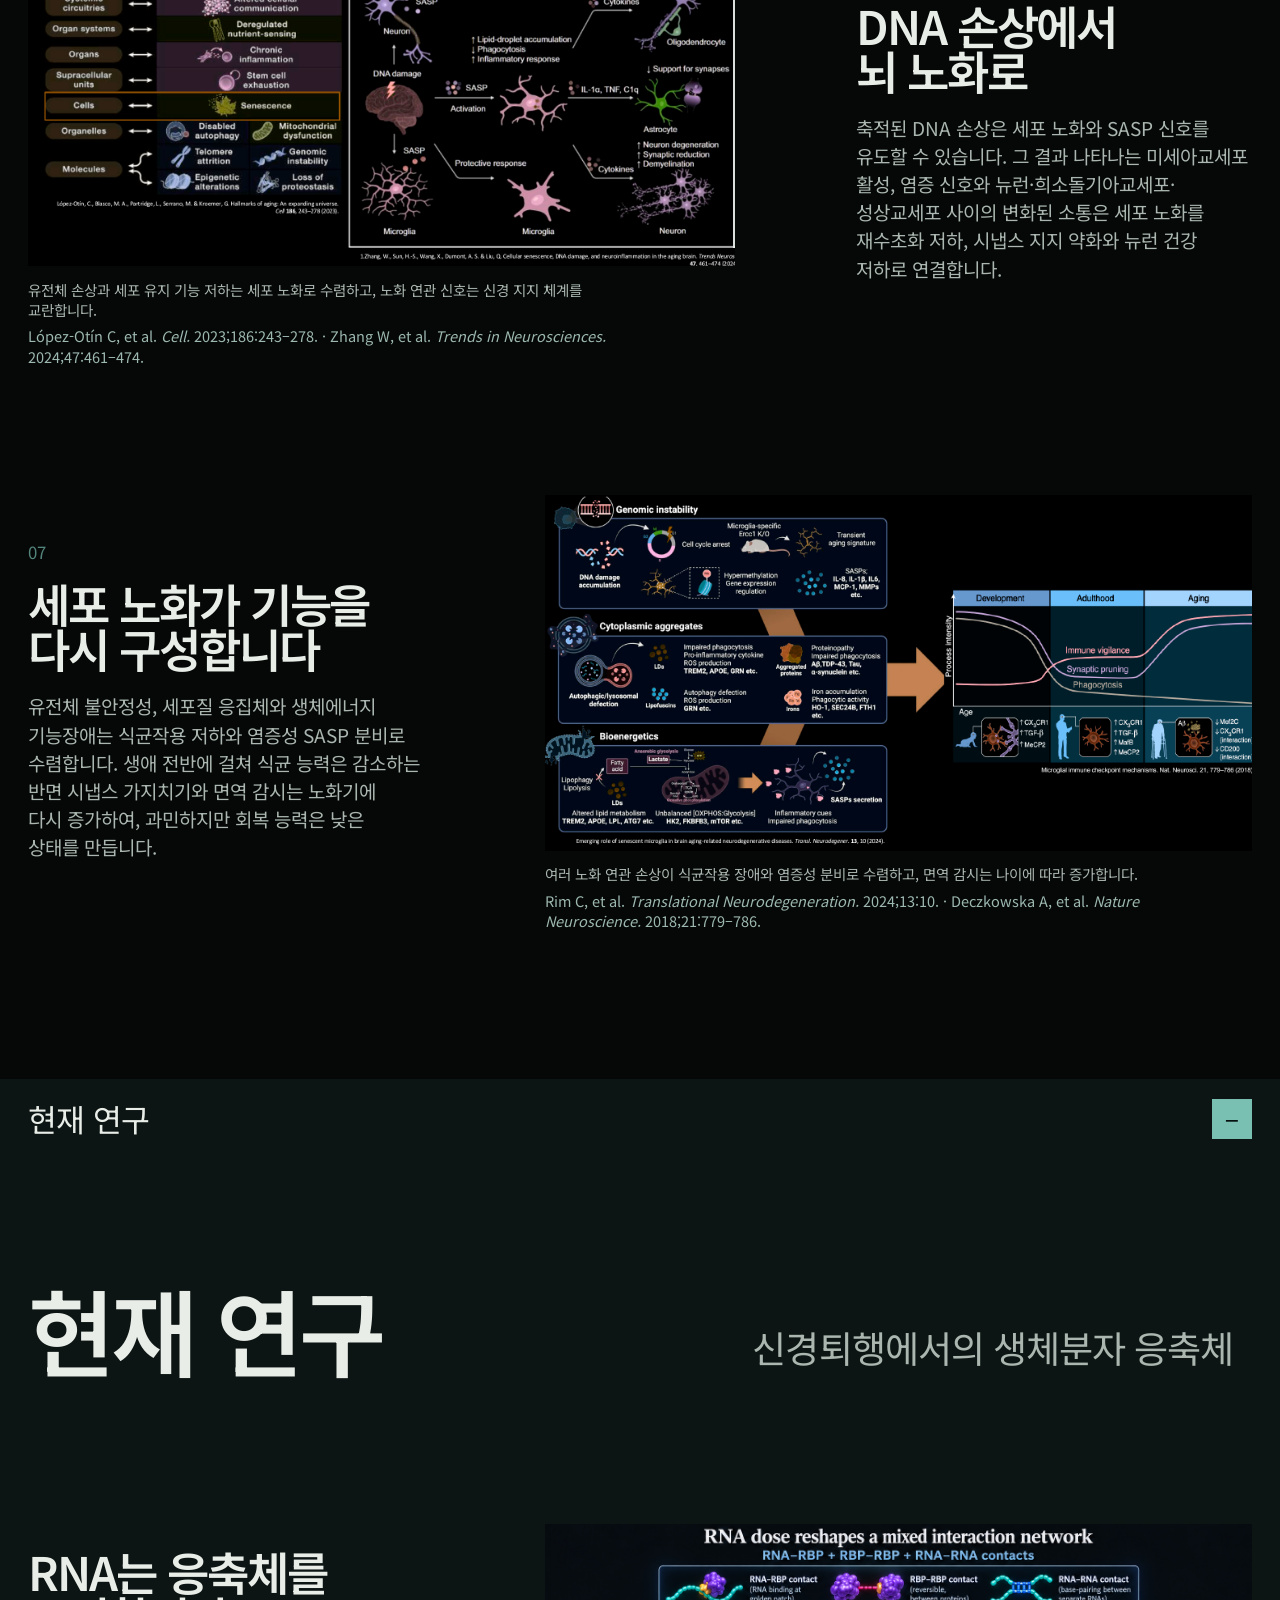
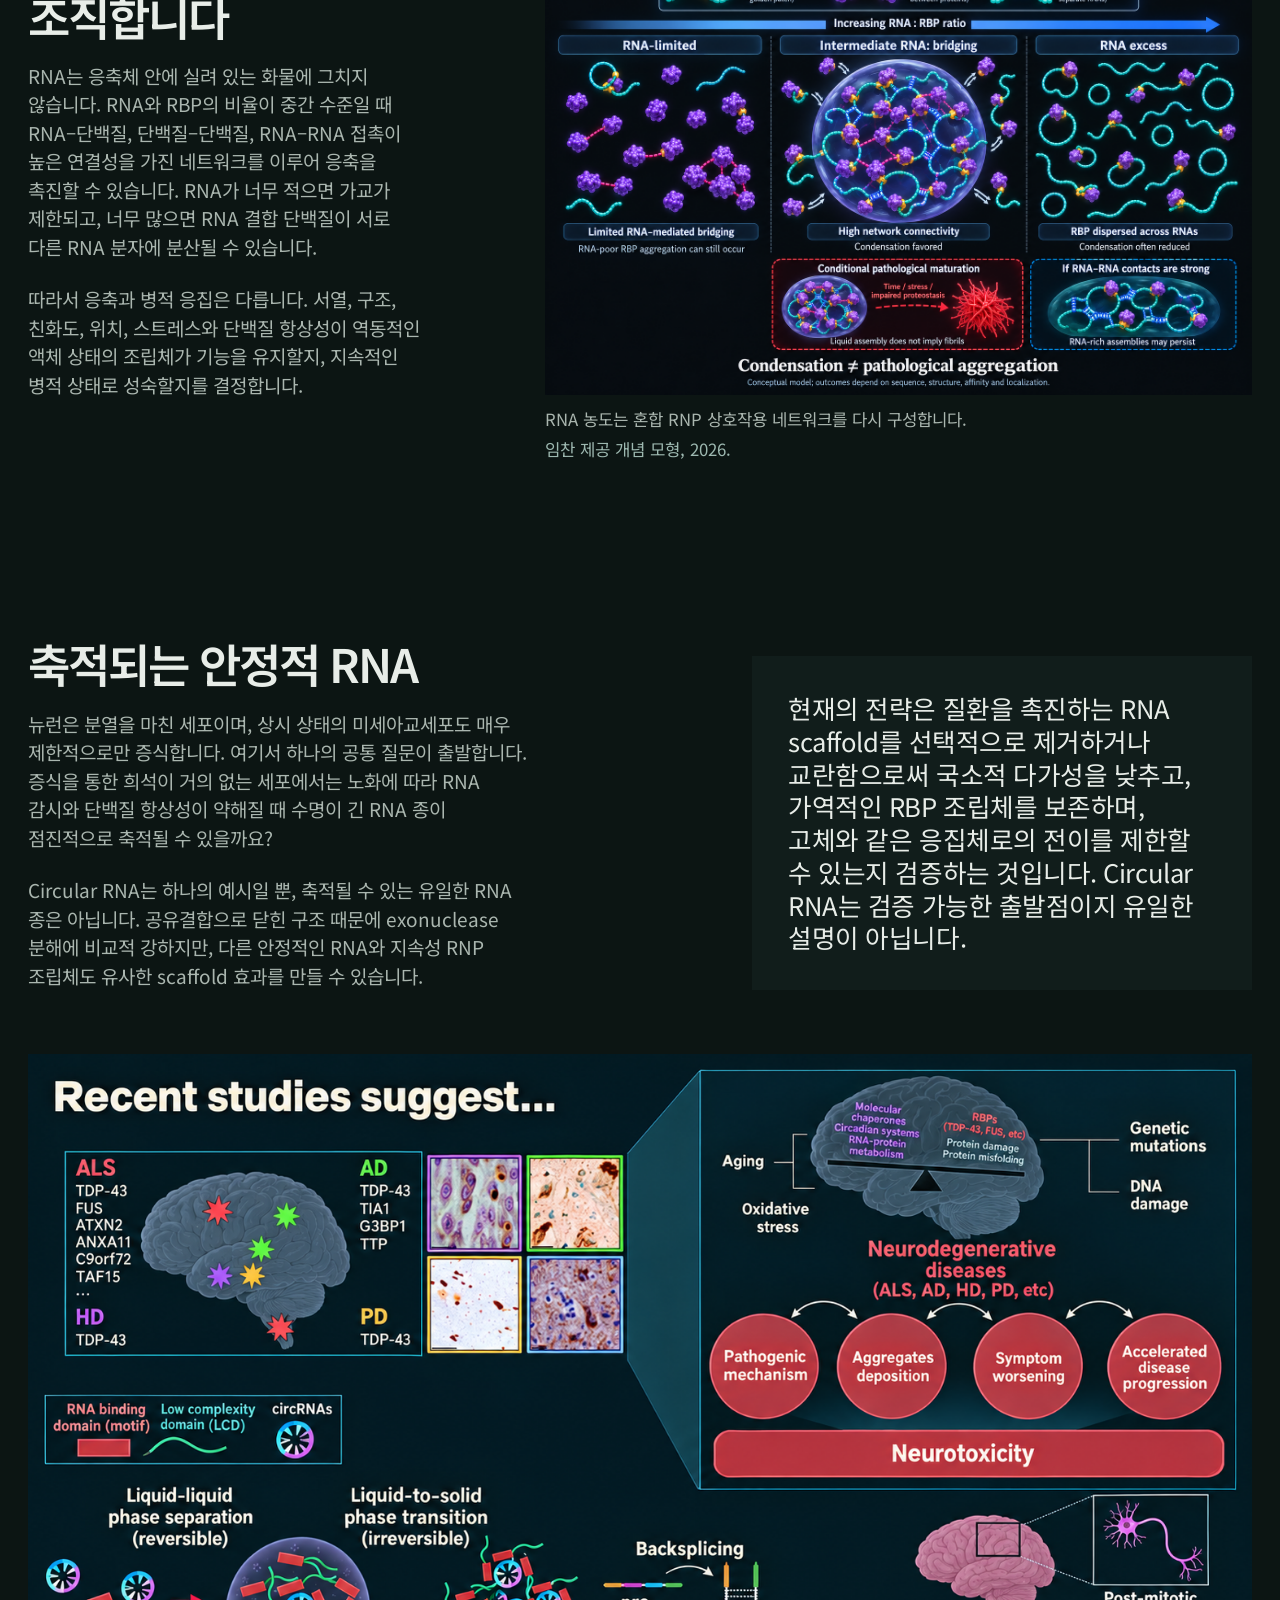
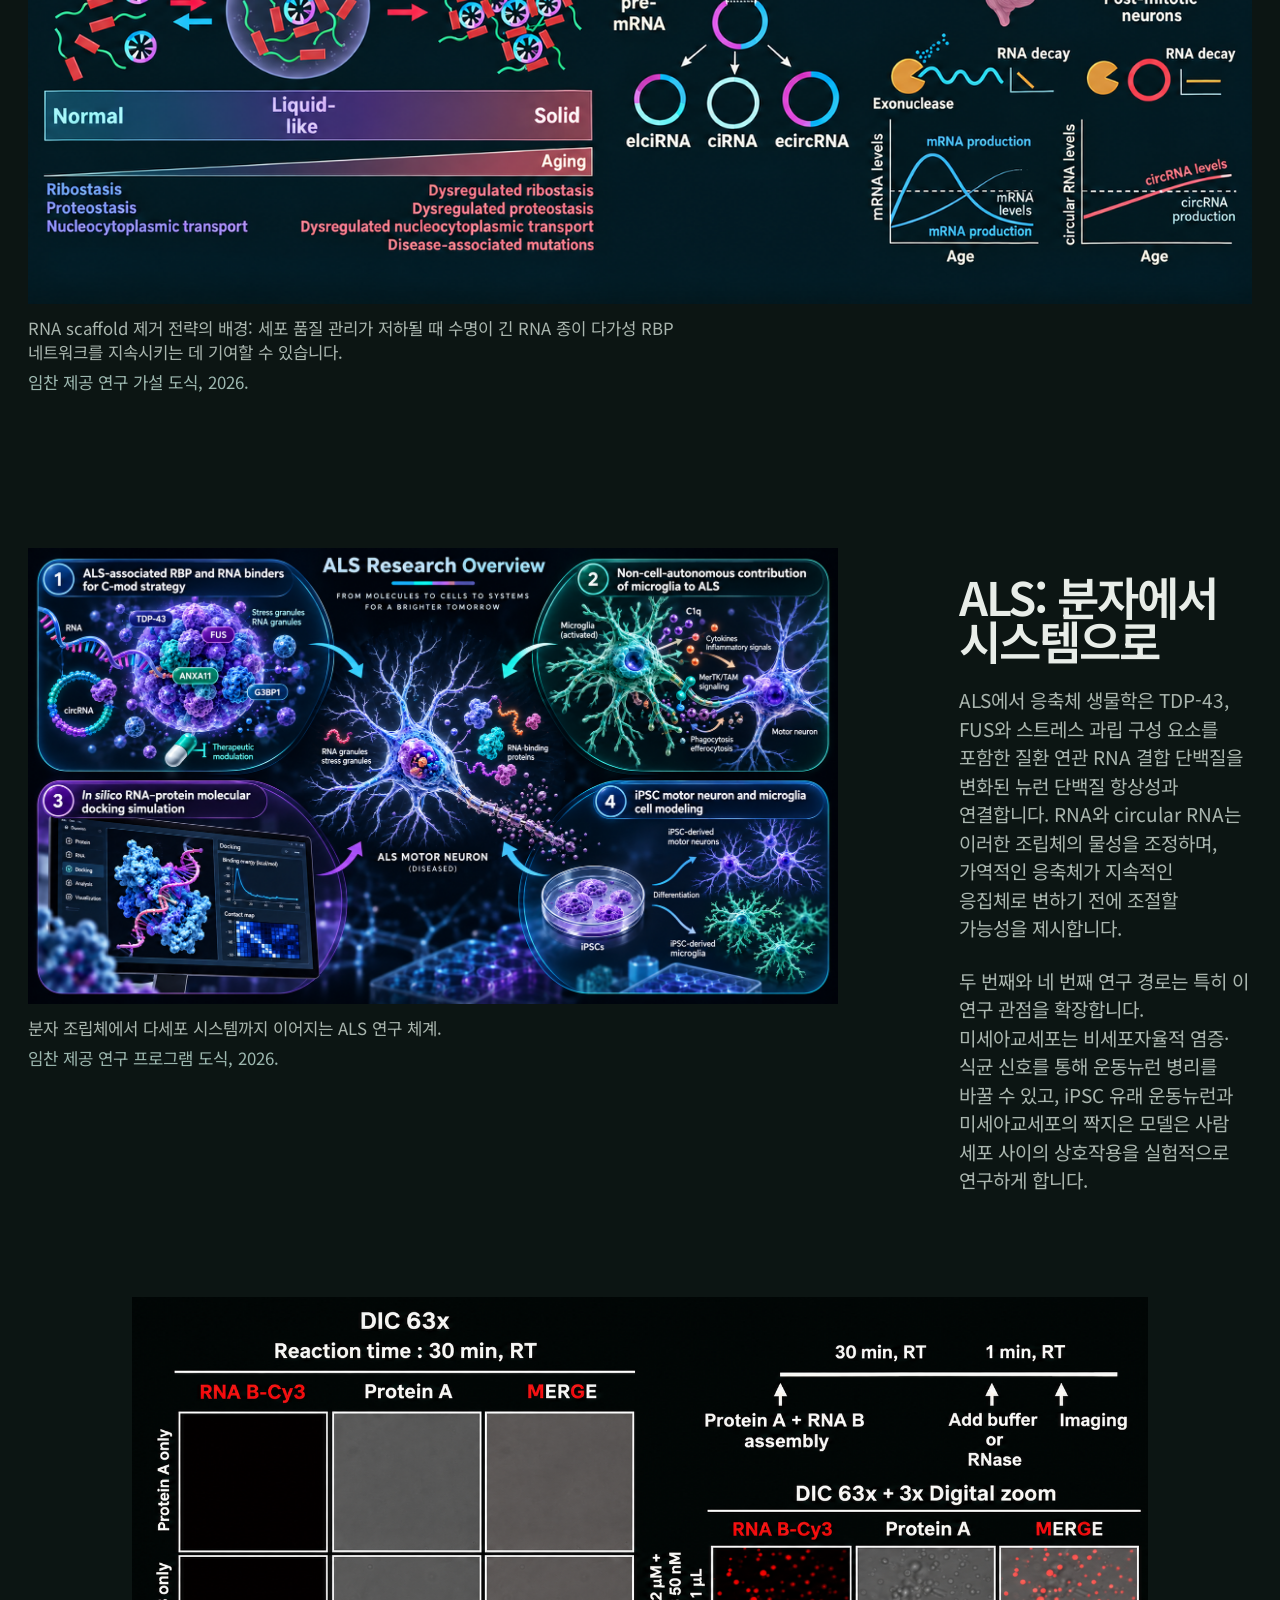
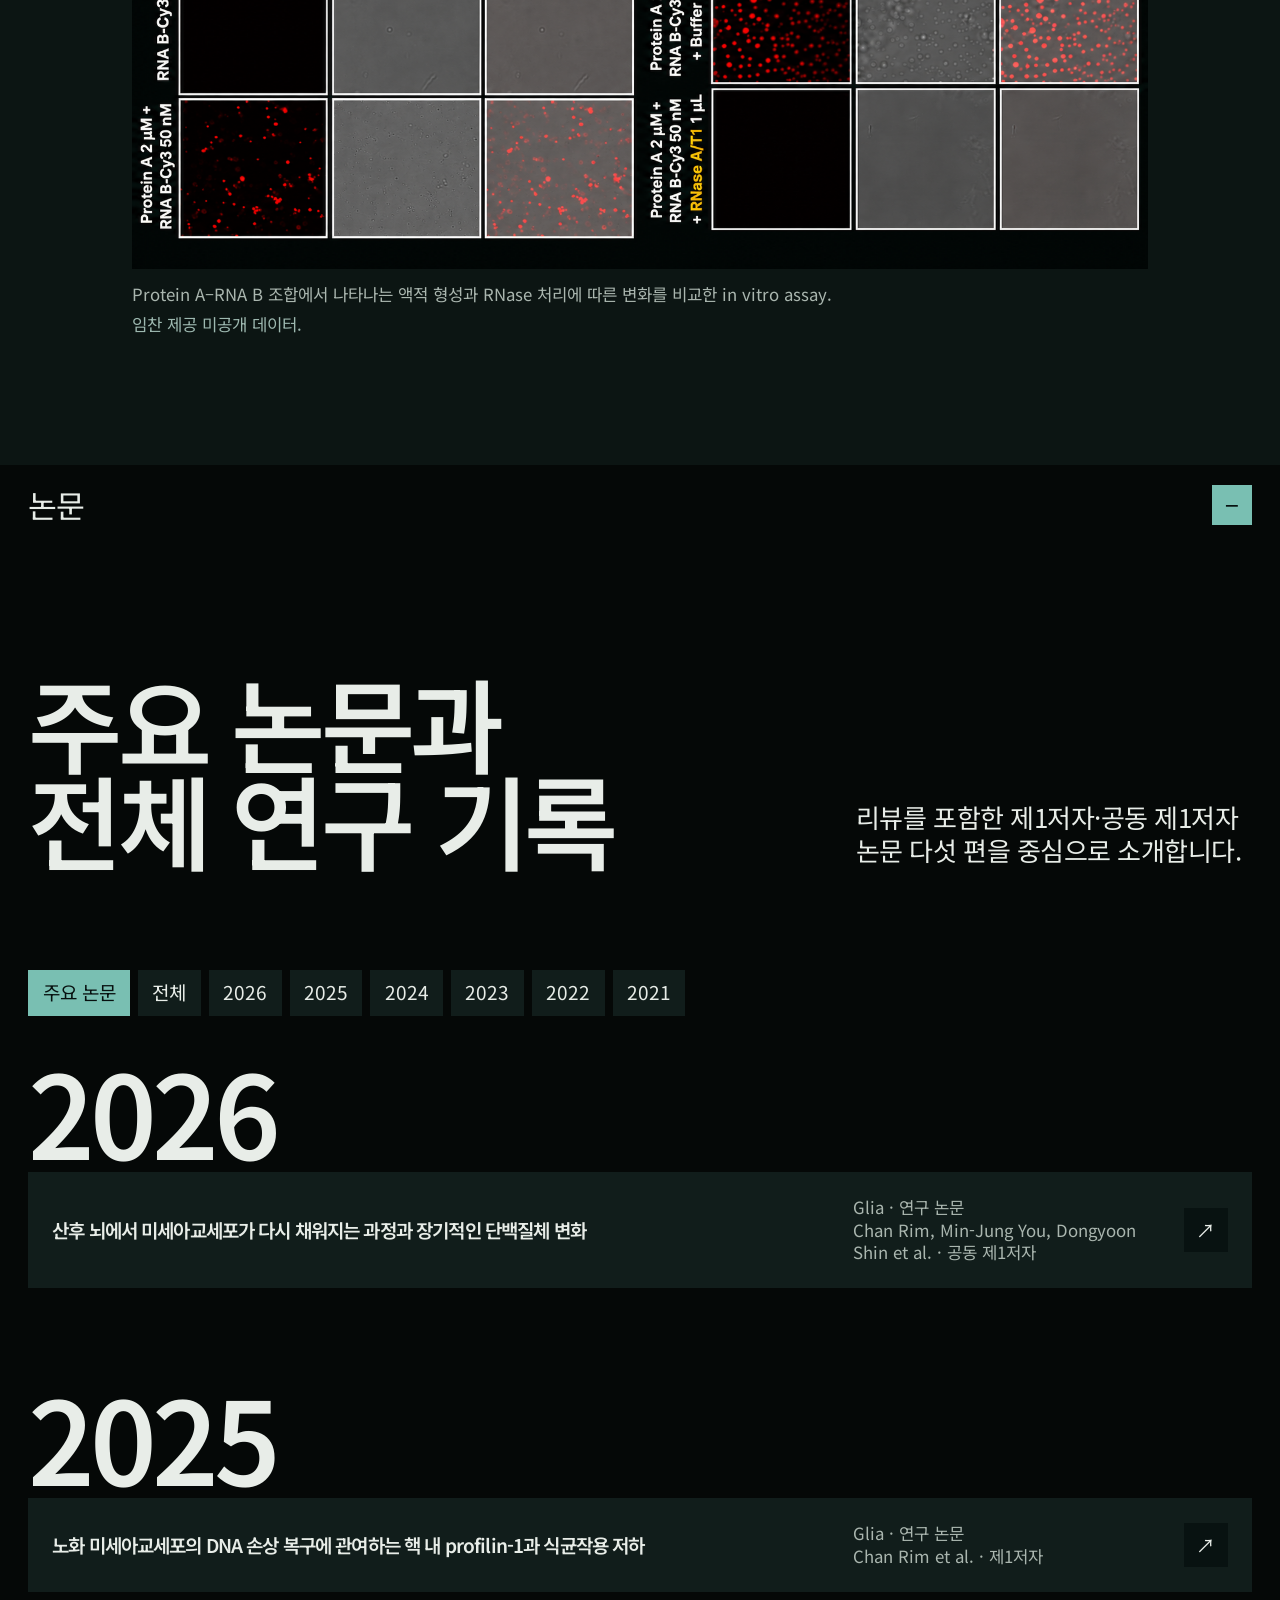
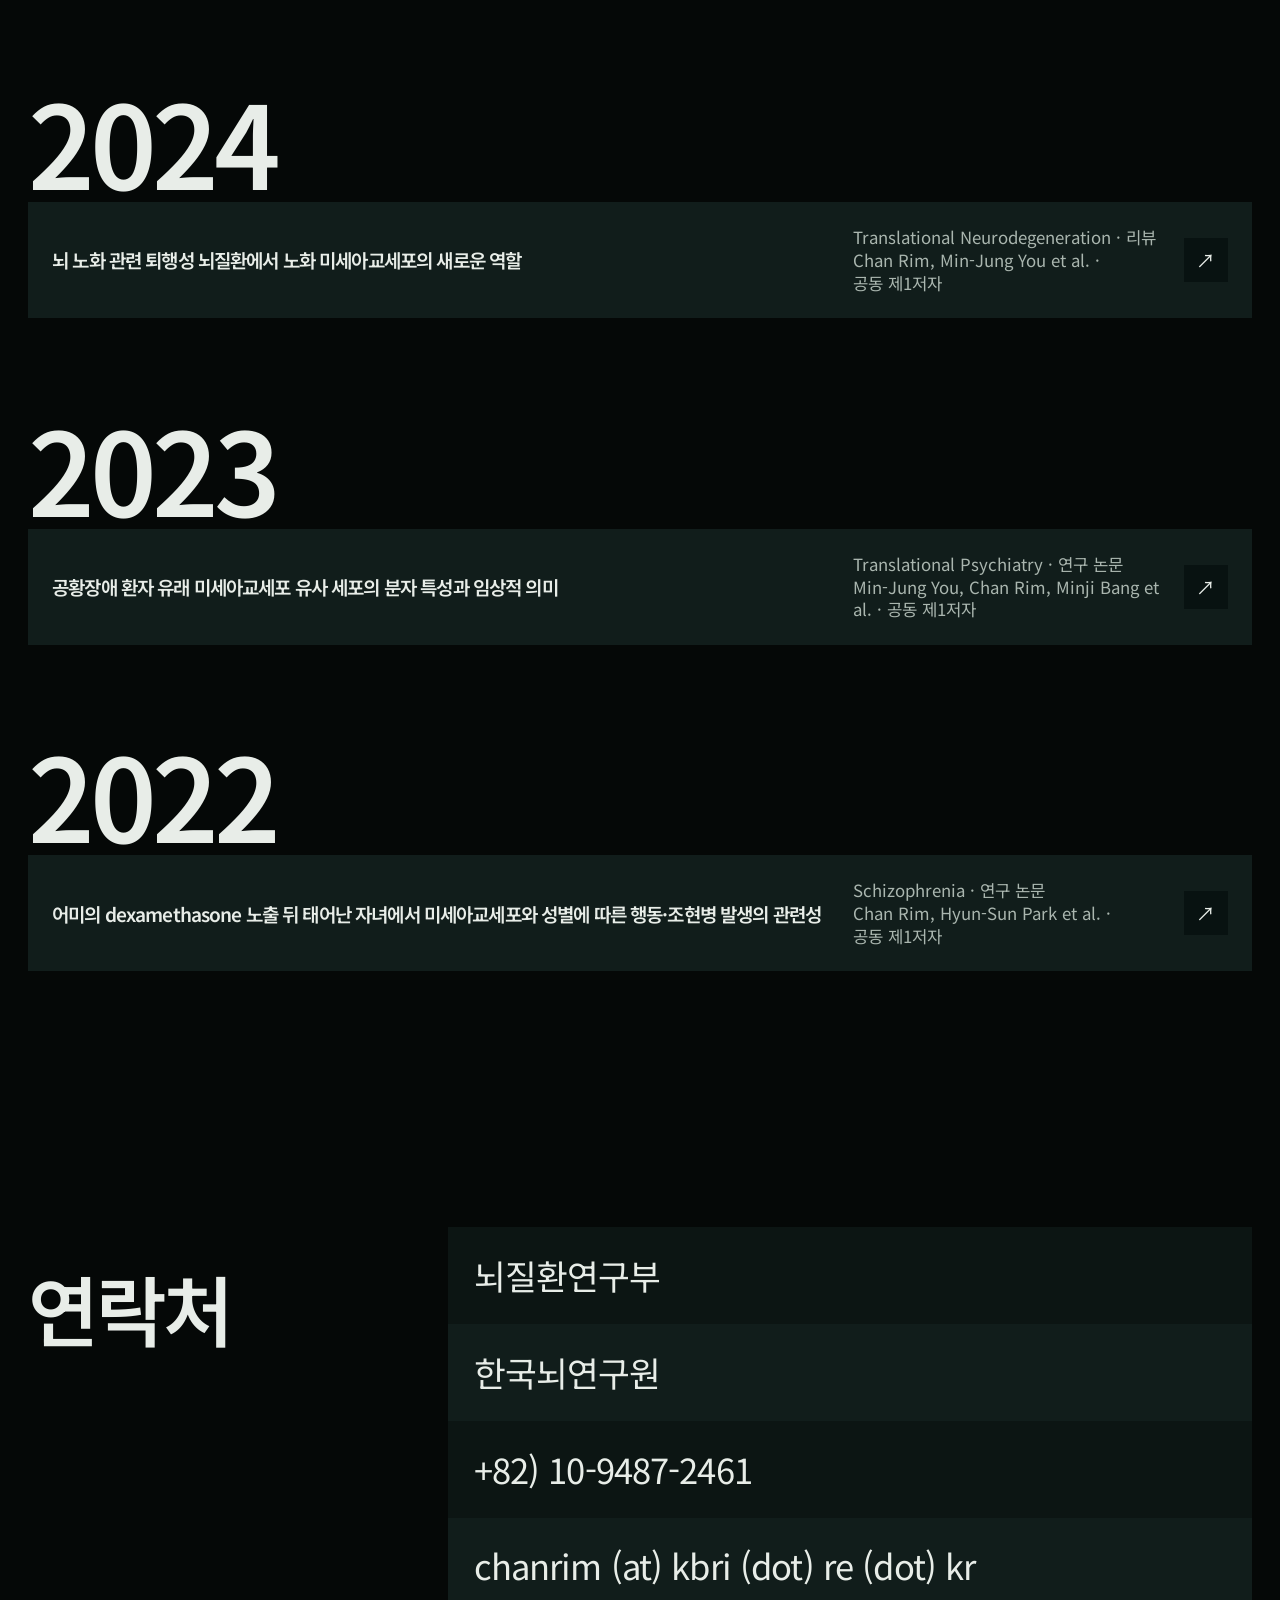
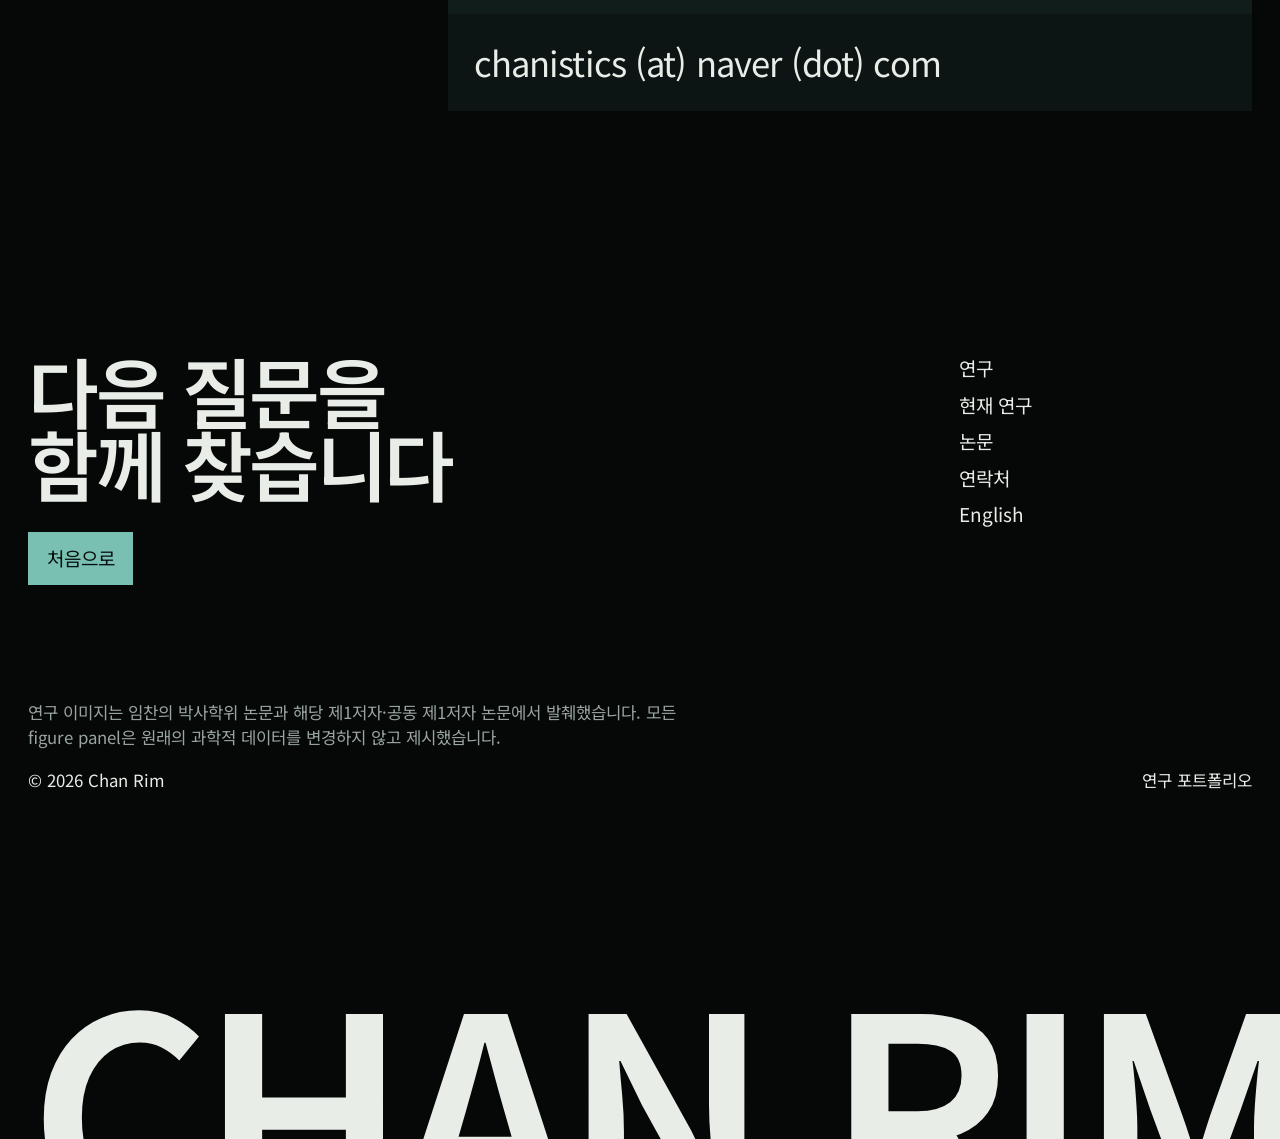
<file: ko.html>
<!doctype html>
<html lang="ko">
  <head>
    <meta charset="UTF-8" />
    <meta name="viewport" content="width=device-width, initial-scale=1.0" />
    <meta name="theme-color" content="#081211" />
    <meta name="description" content="생애 전반과 건강·질병에서 미세아교세포가 어떻게 변화하는지 연구하는 임찬의 연구 포트폴리오입니다." />
    <link rel="canonical" href="https://channi.chanrim-ni.chatgpt.site/ko.html" />
    <meta property="og:type" content="website" />
    <meta property="og:site_name" content="CHANNI" />
    <meta property="og:title" content="CHANNI — 임찬 신경면역 연구" />
    <meta property="og:description" content="생애 전반과 건강·질병에서 미세아교세포가 어떻게 변화하는지 연구하는 임찬의 연구 포트폴리오입니다." />
    <meta property="og:url" content="https://channi.chanrim-ni.chatgpt.site/ko.html" />
    <meta property="og:image" content="https://raw.githubusercontent.com/Chanistics/chan-rim-neuroscience/main/assets/social/channi-og-dark.png" />
    <meta property="og:image:secure_url" content="https://raw.githubusercontent.com/Chanistics/chan-rim-neuroscience/main/assets/social/channi-og-dark.png" />
    <meta property="og:image:type" content="image/png" />
    <meta property="og:image:width" content="1200" />
    <meta property="og:image:height" content="630" />
    <meta property="og:image:alt" content="검은 배경 위 청록색 미세아교세포 이미지" />
    <meta name="twitter:card" content="summary_large_image" />
    <meta name="twitter:title" content="CHANNI — 임찬 신경면역 연구" />
    <meta name="twitter:description" content="생애 전반과 건강·질병에서 미세아교세포가 어떻게 변화하는지 연구하는 임찬의 연구 포트폴리오입니다." />
    <meta name="twitter:image" content="https://raw.githubusercontent.com/Chanistics/chan-rim-neuroscience/main/assets/social/channi-og-dark.png" />
    <title>임찬 — 생애 전반의 미세아교세포</title>
    <link rel="preconnect" href="https://api.fontshare.com" />
    <link rel="preconnect" href="https://cdn.fontshare.com" crossorigin />
    <link href="https://api.fontshare.com/v2/css?f[]=general-sans@400,500,700&display=swap" rel="stylesheet" />
    <link rel="preconnect" href="https://fonts.googleapis.com" />
    <link rel="preconnect" href="https://fonts.gstatic.com" crossorigin />
    <link href="https://fonts.googleapis.com/css2?family=Noto+Sans+KR:wght@400;500;600;700&amp;family=Source+Serif+4:opsz,wght@8..60,400;8..60,500;8..60,600&amp;display=swap" rel="stylesheet" />
    <link rel="manifest" href="manifest.webmanifest" />
    <link rel="stylesheet" href="styles.css?v=19" />
    <link rel="stylesheet" href="prototypes/dark-science/theme.css?v=12" />
    <script>document.documentElement.classList.add('js'); document.documentElement.dataset.theme = 'dark-science';</script>
  </head>
  <body data-lang="ko">
    <a class="skip-link" href="#content">본문으로 건너뛰기</a>
    <header class="hero" id="top">
      <div class="hero-intro"><p>생애 전반과 건강·질병에서 미세아교세포가 어떻게 변화하는지 연구합니다.</p><a class="button" href="#research">연구 이야기 따라가기</a></div>
      <button class="menu-toggle" type="button" aria-expanded="false" aria-controls="site-nav">메뉴</button>
      <nav id="site-nav" class="site-nav" aria-label="주요 메뉴"><a href="#profile">소개</a><a href="#research">연구</a><a href="#current-studies">현재 연구</a><a href="#publications">논문</a><a href="en.html" lang="en">English</a></nav>
      <h1 class="hero-name">CHAN RIM</h1>
      <p class="hero-discipline">미세아교세포 노화 · 신경면역 상호작용 · 생체분자 응축체 · 액–액 상분리</p>
      <div class="hero-place">한국뇌연구원<br />뇌질환연구부</div>
      <div class="hero-links"><a href="#publications">논문</a><a href="#contact">연락처</a></div>
      <figure class="hero-mobile-image" aria-hidden="true"><img src="assets/generated/microglia-multifaceted-functions.png" width="1586" height="992" alt="" fetchpriority="high" decoding="async" /></figure>
    </header>

    <main id="content">
      <section class="chapter cv" id="profile">
        <div class="cv-intro" data-reveal><h2>소개</h2><p>미세아교세포 항상성, 신경면역 상호작용과 생체분자 응축체를 연구하는 신경과학자입니다.</p></div>
        <div class="cv-section cv-education" data-reveal>
          <h3>학력</h3>
          <div class="cv-entry"><p class="cv-date">2020–2025</p><div><h4>의생명과학 박사</h4><p>차의과학대학교 생명과학과</p><p>지도교수: 권민수, M.D., Ph.D.</p></div></div>
          <div class="cv-entry"><p class="cv-date">2013–2017</p><div><h4>심리학·사회복지학 학사</h4><p>상담심리사회복지학부 복수전공</p><p>한동대학교</p></div></div>
        </div>
        <div class="cv-section cv-experience" data-reveal><h3>연구 경력</h3><div class="cv-entry"><p class="cv-date">2025–현재</p><div><h4>박사후연구원</h4><p>남민엽 박사 연구실 · 뇌질환연구부</p><p>한국뇌연구원</p></div></div></div>
        <div class="cv-section cv-grant" data-reveal><h3>연구비</h3><div class="cv-entry"><p class="cv-date">2026–2031</p><div><h4>세종과학펠로우십</h4><p>연구책임자</p><p>ALS–FTD에서 circular RNA가 조절하는 RBP 상분리 기전과 치료 응용 연구</p><p class="cv-amount">5억 원</p></div></div></div>
        <div class="cv-section cv-recognition" data-reveal>
          <h3>수상 및 자격</h3>
          <div class="cv-entry cv-entry-list"><p class="cv-date">2021–2024</p><ul class="cv-list">
            <li><strong>우수 발표상</strong><span>제24회 한국뇌신경과학회 학술대회, 2021 · 조현병, 우울증, 미세아교세포와 성별 차이</span></li>
            <li><strong>유전체 데이터 분석사 1급</strong><span>과학기술정보통신부 · K-genome Open HRD, 2021</span></li>
            <li><strong>청녕희귀질환연구재단 장학금</strong><span>2023–2024 · 미세아교세포, PFN1과 DNA 손상</span></li>
            <li><strong>차의과학대학교 우수 대학원생</strong><span>2023년도 프로그램, 2024 수상 · 공황장애, 미세아교세포와 ACAT2</span></li>
            <li><strong><a href="https://www.ibric.org/bric/hanbitsa/treatise.do?mode=treatise-view&amp;id=92554&amp;authorId=44911&amp;pager.offset=10&amp;pagerLimit=10#!/list" target="_blank" rel="noreferrer">BRIC 한빛사 논문 선정</a></strong><span>‘한국을 빛낸 사람들’, 2024</span></li>
            <li><strong>젊은 연구자 구두발표상</strong><span>대한생리학회, 2024</span></li>
          </ul></div>
        </div>
        <div class="cv-section cv-invited" data-reveal><h3>초청 강연</h3><div class="cv-entry"><p class="cv-date">2024</p><div><h4>한국 ALS 연구협의체</h4><p>초청 학술 강연 · 미세아교세포와 PFN1</p></div></div><div class="cv-entry"><p class="cv-date">2025</p><div><h4>Joint Symposium for the Development of Novel Anti-aging Druggable Targets in Naked Mole-Rat</h4><p>초청 강연 · Session II: Translational Research</p></div></div></div>
        <div class="cv-section cv-review" data-reveal><h3>학술지 심사</h3><div class="cv-entry"><p class="cv-date">2025</p><div><h4>Ad hoc reviewer</h4><p>Journal of Neuroinflammation · npj Aging · Molecular Neurobiology · Journal of Molecular Neuroscience</p></div></div></div>
      </section>

      <section class="chapter research-overview" id="research">
        <div class="overview-heading" data-reveal><h2>연구 관심 분야</h2><div class="overview-copy"><p class="overview-thesis">뇌 건강과 질환의 다면적 기능.</p><p class="overview-deck">항상성 감시부터 병적 응집까지, 세포 상태의 변화가 신경계를 어떻게 다시 구성하는지 질문합니다.</p></div></div>
        <div class="research-tracks">
          <article class="research-track research-track-microglia"><figure class="overview-visual" data-reveal><img src="assets/generated/microglia-multifaceted-functions.png" width="1586" height="992" alt="시냅스를 감시하고 잔해를 제거하며 뇌질환에서 변화하는 미세아교세포의 개념도" loading="lazy" decoding="async" /></figure><div class="research-focus" data-reveal><h3>미세아교세포 기능</h3><p>뇌 노화와 신경퇴행에서 미세아교세포 자체 기능을 약화시키는 기전과, 미세아교세포가 매개하는 비세포자율적 병태생리를 연구합니다.</p></div></article>
          <article class="research-track research-track-llps"><div class="research-focus" data-reveal><h3>생체분자 응축체</h3><p>ALS–FTD에서 액–액 상분리를 기반으로 RNA 결합 단백질 응집과 스트레스 과립 해체를 조절하는 기전 및 치료 전략을 연구합니다.</p></div><figure class="overview-visual" data-reveal><img src="assets/generated/llps-rbp-stress-granule.png" width="1586" height="992" alt="뉴런 안의 역동적인 생체분자 응축체와 지속적인 RNA 결합 단백질 응집체의 개념도" loading="lazy" decoding="async" /></figure></article>
        </div>
      </section>

      <section class="chapter current-studies" id="current-studies">
        <div class="current-studies-heading" data-reveal><h2>현재 연구</h2><p>신경퇴행에서의 생체분자 응축체</p></div>
        <article class="current-study current-study-rna">
          <div class="current-study-copy" data-reveal><h3>RNA는 응축체를 조직합니다</h3><p>RNA는 응축체 안에 실려 있는 화물에 그치지 않습니다. RNA와 RBP의 비율이 중간 수준일 때 RNA–단백질, 단백질–단백질, RNA–RNA 접촉이 높은 연결성을 가진 네트워크를 이루어 응축을 촉진할 수 있습니다. RNA가 너무 적으면 가교가 제한되고, 너무 많으면 RNA 결합 단백질이 서로 다른 RNA 분자에 분산될 수 있습니다.</p><p>따라서 응축과 병적 응집은 다릅니다. 서열, 구조, 친화도, 위치, 스트레스와 단백질 항상성이 역동적인 액체 상태의 조립체가 기능을 유지할지, 지속적인 병적 상태로 성숙할지를 결정합니다.</p></div>
          <figure class="current-study-figure" data-reveal><img src="assets/current-studies/rna-dose-rnp-network-dark.png" width="1536" height="1024" alt="RNA 대 RBP 비율 증가에 따라 혼합 RNA-단백질 네트워크가 제한적 가교에서 응축을 거쳐 분산으로 이동하는 개념 모형" loading="lazy" decoding="async" /><figcaption>RNA 농도는 혼합 RNP 상호작용 네트워크를 다시 구성합니다. <span class="figure-reference">임찬 제공 개념 모형, 2026.</span></figcaption></figure>
        </article>
        <article class="current-study current-study-hypothesis">
          <div class="current-study-copy" data-reveal><h3>축적되는 안정적 RNA</h3><p>뉴런은 분열을 마친 세포이며, 상시 상태의 미세아교세포도 매우 제한적으로만 증식합니다. 여기서 하나의 공통 질문이 출발합니다. 증식을 통한 희석이 거의 없는 세포에서는 노화에 따라 RNA 감시와 단백질 항상성이 약해질 때 수명이 긴 RNA 종이 점진적으로 축적될 수 있을까요?</p><p>Circular RNA는 하나의 예시일 뿐, 축적될 수 있는 유일한 RNA 종은 아닙니다. 공유결합으로 닫힌 구조 때문에 exonuclease 분해에 비교적 강하지만, 다른 안정적인 RNA와 지속성 RNP 조립체도 유사한 scaffold 효과를 만들 수 있습니다.</p></div>
          <div class="current-study-proposition" data-reveal><p>현재의 전략은 질환을 촉진하는 RNA scaffold를 선택적으로 제거하거나 교란함으로써 국소적 다가성을 낮추고, 가역적인 RBP 조립체를 보존하며, 고체와 같은 응집체로의 전이를 제한할 수 있는지 검증하는 것입니다. Circular RNA는 검증 가능한 출발점이지 유일한 설명이 아닙니다.</p></div>
          <figure class="current-study-figure" data-reveal><img src="assets/current-studies/circrna-scaffold-hypothesis-dark.png" width="1505" height="1045" alt="노화에 따른 RNA 및 단백질 품질 관리 저하, 안정적인 circular RNA scaffold, RBP의 액체-고체 상전이와 분열을 마친 뉴런의 신경퇴행을 연결하는 연구 가설" loading="lazy" decoding="async" /><figcaption>RNA scaffold 제거 전략의 배경: 세포 품질 관리가 저하될 때 수명이 긴 RNA 종이 다가성 RBP 네트워크를 지속시키는 데 기여할 수 있습니다. <span class="figure-reference">임찬 제공 연구 가설 도식, 2026.</span></figcaption></figure>
        </article>
        <article class="current-study current-study-als">
          <figure class="current-study-figure" data-reveal><img src="assets/current-studies/als-research-overview-dark.png" width="1672" height="941" alt="RNA 결합 단백질 응축체, 미세아교세포 상호작용, 분자 모델링과 iPSC 유래 운동뉴런·미세아교세포 시스템을 연결한 ALS 연구 개요" loading="lazy" decoding="async" /><figcaption>분자 조립체에서 다세포 시스템까지 이어지는 ALS 연구 체계. <span class="figure-reference">임찬 제공 연구 프로그램 도식, 2026.</span></figcaption></figure>
          <div class="current-study-copy" data-reveal><h3>ALS: 분자에서 시스템으로</h3><p>ALS에서 응축체 생물학은 TDP-43, FUS와 스트레스 과립 구성 요소를 포함한 질환 연관 RNA 결합 단백질을 변화된 뉴런 단백질 항상성과 연결합니다. RNA와 circular RNA는 이러한 조립체의 물성을 조정하며, 가역적인 응축체가 지속적인 응집체로 변하기 전에 조절할 가능성을 제시합니다.</p><p>두 번째와 네 번째 연구 경로는 특히 이 연구 관점을 확장합니다. 미세아교세포는 비세포자율적 염증·식균 신호를 통해 운동뉴런 병리를 바꿀 수 있고, iPSC 유래 운동뉴런과 미세아교세포의 짝지은 모델은 사람 세포 사이의 상호작용을 실험적으로 연구하게 합니다.</p></div>
          <figure class="current-study-figure current-study-assay" data-reveal><img src="assets/current-studies/in-vitro-droplet-assay-dark-v2.png" width="1672" height="941" alt="Protein A와 RNA B-Cy3의 조립 및 buffer 또는 RNase 처리 과정을 보여주는 in vitro droplet assay" loading="lazy" decoding="async" /><figcaption>Protein A–RNA B 조합에서 나타나는 액적 형성과 RNase 처리에 따른 변화를 비교한 in vitro assay. <span class="figure-reference">임찬 제공 미공개 데이터.</span></figcaption></figure>
        </article>
      </section>

      <section class="chapter profile research-arc" id="profile-story">
        <div class="profile-statement lifespan-heading" data-reveal><h2>생애 전반의 미세아교세포</h2><p>수명이 긴 면역세포는 뇌의 과거를 현재의 상태로 바꿉니다.</p></div>
        <section class="hypothesis-sequence" aria-labelledby="hypothesis-title">
          <div class="hypothesis-intro" data-reveal><h3 id="hypothesis-title">미세아교세포의 취약성</h3><p>미세아교세포가 무엇을 감지하는지, 세포의 역사가 왜 축적되는지, 세포 노화가 늙어가는 뇌에서 기능을 어떻게 바꾸는지를 하나의 연속된 가설로 전개합니다.</p></div>
          <ol class="hypothesis-list">
            <li class="hypothesis-step" data-reveal><div class="hypothesis-copy"><h4>면역–신경 통합자</h4><p>미세아교세포는 식균작용과 시냅스 가지치기를 통해 면역·시냅스 환경을 조절하며, 중추신경계 전반에서 뉴런 활동, 조직 재구성 신호와 cytokine을 감지합니다.</p></div><div class="hypothesis-visuals hypothesis-visuals-single"><figure class="evidence-panel"><div class="immune-integrator-composite"><img src="assets/hypothesis-figures-dark/01-immune-neural-integrator.png?v=2" width="1740" height="750" alt="식균작용과 시냅스 가지치기 현미경 영상 및 미세아교세포의 신경·재구성·cytokine 신호 통합 도식" loading="lazy" decoding="async" /><video class="phagocytosis-live" autoplay muted loop playsinline preload="metadata" poster="assets/hypothesis-figures-dark/phagocytosis-live-poster.png" aria-label="미세아교세포의 식균작용 실시간 영상"><source src="assets/hypothesis-figures-dark/phagocytosis-live.mp4" type="video/mp4" /></video></div><figcaption>식균작용과 시냅스 가지치기는 면역 감지를 회로 재구성과 연결합니다. <span class="figure-reference">Escoubas CC, Molofsky AV. <em>Trends in Immunology.</em> 2024;45:358–370. · Rim C, et al. <em>Schizophrenia.</em> 2022. · 식균 데이터 및 영상: 임찬.</span></figcaption></figure></div></li>
            <li class="hypothesis-step hypothesis-step-reverse" data-reveal><div class="hypothesis-copy"><h4>가속된 노화 신호</h4><p>중추신경계 세포 가운데 미세아교세포는 특히 빠른 전사체 노화를 보입니다. 노화 뇌에서는 세포 노화 표지인 p16<sup>INK4a</sup>를 발현하는 하위집단도 관찰되어, 정상적인 뇌 노화 안에 세포 노화가 위치함을 보여줍니다.</p></div><div class="hypothesis-visuals hypothesis-visuals-stack"><figure class="evidence-panel"><img src="assets/hypothesis-figures-dark/02a-transcriptomic-aging.png?v=2" width="1600" height="415" alt="미세아교세포에서 가장 큰 연령 연관 변화를 보이는 중추신경계 세포별 노화 점수" loading="lazy" decoding="async" /><figcaption>분석된 중추신경계 세포 가운데 미세아교세포가 가장 강한 전사체 노화 신호를 보입니다. <span class="figure-reference">Hahn O, et al. <em>Cell.</em> 2023;186:4117–4133.e22.</span></figcaption></figure><figure class="evidence-panel"><img src="assets/hypothesis-figures-dark/02b-cdkn2a-aging.png?v=2" width="1240" height="455" alt="젊은 생쥐와 노령 생쥐 뇌세포의 Cdkn2a 발현 UMAP 비교" loading="lazy" decoding="async" /><figcaption>Cdkn2a 발현은 노화 미세아교세포 하위집단에 집중됩니다. <span class="figure-reference">Matsudaira T, et al. <em>Communications Biology.</em> 2023;6:665.</span></figcaption></figure></div></li>
            <li class="hypothesis-step" data-reveal><div class="hypothesis-copy"><h4>가설 I: 수명이 긴 기원</h4><p>미세아교세포는 난황낭의 적혈구–골수계 전구세포에서 유래해 태아기 뇌에 들어오며, 대부분 국소적인 자가재생으로 유지됩니다. 긴 평균 수명과 제한된 교체 때문에 세포의 역사가 축적되고, 소수의 노화 세포도 불균형적으로 큰 영향을 줄 수 있습니다.</p></div><div class="hypothesis-visuals hypothesis-visuals-single"><figure class="evidence-panel"><img src="assets/hypothesis-figures-dark/03-long-lived-origin.png?v=2" width="1710" height="790" alt="다른 조직 대식세포와 비교한 상주 미세아교세포의 난황낭 기원과 수명" loading="lazy" decoding="async" /><figcaption>상주 미세아교세포는 태아기 난황낭 전구세포에서 유래하며 정상 상태에서 제한적으로 교체되는 장수 세포입니다. <span class="figure-reference">Matcovitch-Natan O, et al. <em>Science.</em> 2016;353:aad8670. · Park MD, et al. <em>Cell.</em> 2022;185:4259–4279. · Réu P, et al. <em>Cell Reports.</em> 2017.</span></figcaption></figure></div></li>
            <li class="hypothesis-step hypothesis-step-reverse" data-reveal><div class="hypothesis-copy"><h4>가설 II: 제한된 증식</h4><p>생리적 조건에서 미세아교세포의 클론성 증식은 드뭅니다. 측방 억제가 제거되면 증식과 이동이 가능하지만, 반복적인 제거와 재증식은 telomere를 단축하고 세포를 증식 정지 상태로 이동시킬 수 있습니다.</p></div><div class="hypothesis-visuals hypothesis-visuals-split"><figure class="evidence-panel"><img src="assets/hypothesis-figures-dark/04a-clonal-expansion.png?v=2" width="760" height="820" alt="상황 의존적인 미세아교세포 클론성 증식을 보여주는 운명 추적 실험과 현미경 자료" loading="lazy" decoding="async" /><figcaption>건강한 뇌에서는 드문 클론성 증식이 국소적인 교란 뒤 나타납니다. <span class="figure-reference">Tay TL, et al. <em>Nature Neuroscience.</em> 2017;20:793–803.</span></figcaption></figure><figure class="evidence-panel"><img src="assets/hypothesis-figures-dark/04b-replacement.png?v=2" width="990" height="1020" alt="미세아교세포 교체, 측방 억제와 반복 제거-재증식 모형" loading="lazy" decoding="async" /><figcaption>교체 전략은 증식에 대한 niche의 제약과 증식 예비력 고갈 가능성을 보여줍니다. <span class="figure-reference">Rao, et al. <em>Cell Stem Cell.</em> 2025.</span></figcaption></figure></div></li>
            <li class="hypothesis-step" data-reveal><div class="hypothesis-copy"><h4>중간 종합: 상태 연속체</h4><p>미세아교세포는 수명이 길고 교체가 적으며 평소에는 약하게만 증식합니다. 면역·비면역 정보를 통합하면서 단계적으로 성숙하기 때문에 항상성, 질환 연관, 세포 노화 상태가 연령 의존적인 하나의 연속 궤적을 형성할 수 있습니다.</p></div><div class="hypothesis-visuals hypothesis-visuals-split hypothesis-visuals-continuum"><figure class="evidence-panel"><img src="assets/hypothesis-figures-dark/05a-developmental-program.png?v=2" width="900" height="610" alt="단계적인 미세아교세포 발달 프로그램의 heatmap" loading="lazy" decoding="async" /><figcaption>미세아교세포 정체성은 단계적인 발달 프로그램을 통해 획득됩니다. <span class="figure-reference">Matcovitch-Natan O, et al. <em>Science.</em> 2016;353:aad8670.</span></figcaption></figure><figure class="evidence-panel"><img src="assets/hypothesis-figures-dark/05b-aging-continuum.png?v=2" width="800" height="900" alt="항상성에서 질환 연관 상태와 세포 노화로 이어지는 미세아교세포 노화 상태 연속체" loading="lazy" decoding="async" /><figcaption>노화는 미세아교세포를 서로 겹치는 항상성, 질환 연관, 세포 노화 상태 사이에서 이동시킵니다. <span class="figure-reference">Li, et al. <em>Nature Aging.</em> 2023.</span></figcaption></figure></div></li>
            <li class="hypothesis-step hypothesis-step-reverse" data-reveal><div class="hypothesis-copy"><h4>DNA 손상에서 뇌 노화로</h4><p>축적된 DNA 손상은 세포 노화와 SASP 신호를 유도할 수 있습니다. 그 결과 나타나는 미세아교세포 활성, 염증 신호와 뉴런·희소돌기아교세포·성상교세포 사이의 변화된 소통은 세포 노화를 재수초화 저하, 시냅스 지지 약화와 뉴런 건강 저하로 연결합니다.</p></div><div class="hypothesis-visuals hypothesis-visuals-single"><figure class="evidence-panel"><span class="evidence-image-frame evidence-image-frame-right"><img src="assets/hypothesis-figures-dark/06-dna-damage-aging.png?v=2" width="1720" height="850" alt="노화의 특징과 DNA 손상에서 세포 노화, 신경염증과 뇌 노화로 이어지는 기전" loading="lazy" decoding="async" /></span><figcaption>유전체 손상과 세포 유지 기능 저하는 세포 노화로 수렴하고, 노화 연관 신호는 신경 지지 체계를 교란합니다. <span class="figure-reference">López-Otín C, et al. <em>Cell.</em> 2023;186:243–278. · Zhang W, et al. <em>Trends in Neurosciences.</em> 2024;47:461–474.</span></figcaption></figure></div></li>
            <li class="hypothesis-step" data-reveal><div class="hypothesis-copy"><h4>세포 노화가 기능을 다시 구성합니다</h4><p>유전체 불안정성, 세포질 응집체와 생체에너지 기능장애는 식균작용 저하와 염증성 SASP 분비로 수렴합니다. 생애 전반에 걸쳐 식균 능력은 감소하는 반면 시냅스 가지치기와 면역 감시는 노화기에 다시 증가하여, 과민하지만 회복 능력은 낮은 상태를 만듭니다.</p></div><div class="hypothesis-visuals hypothesis-visuals-single"><figure class="evidence-panel"><img src="assets/hypothesis-figures-dark/07-senescence-function.png?v=2" width="1750" height="880" alt="노화 미세아교세포의 유전체 불안정성, 세포질 응집체, 생체에너지 기능장애 및 생애주기별 기능 변화" loading="lazy" decoding="async" /><figcaption>여러 노화 연관 손상이 식균작용 장애와 염증성 분비로 수렴하고, 면역 감시는 나이에 따라 증가합니다. <span class="figure-reference">Rim C, et al. <em>Translational Neurodegeneration.</em> 2024;13:10. · Deczkowska A, et al. <em>Nature Neuroscience.</em> 2018;21:779–786.</span></figcaption></figure></div></li>
          </ol>
        </section>
      </section>

      <section class="chapter publications" id="publications">
        <div class="section-heading publication-heading" data-reveal><h2>주요 논문과 전체 연구 기록</h2><p>리뷰를 포함한 제1저자·공동 제1저자 논문 다섯 편을 중심으로 소개합니다.</p></div>
        <div class="publication-toolbar" data-reveal><div class="publication-filters" role="tablist" aria-label="논문 필터"><button class="filter-button is-active" type="button" data-year="featured">주요 논문</button><button class="filter-button" type="button" data-year="all">전체</button><button class="filter-button" type="button" data-year="2026">2026</button><button class="filter-button" type="button" data-year="2025">2025</button><button class="filter-button" type="button" data-year="2024">2024</button><button class="filter-button" type="button" data-year="2023">2023</button><button class="filter-button" type="button" data-year="2022">2022</button><button class="filter-button" type="button" data-year="2021">2021</button></div></div>
        <div class="publication-list" id="publication-list"></div>
      </section>

      <section class="contact contact-info" id="contact"><h2>연락처</h2><div class="contact-info-list"><p class="contact-row contact-info-row">뇌질환연구부</p><p class="contact-row contact-info-row">한국뇌연구원</p><p class="contact-row contact-info-row">+82) 10-9487-2461</p><p class="contact-row contact-info-row">chanrim (at) kbri (dot) re (dot) kr</p><p class="contact-row contact-info-row">chanistics (at) naver (dot) com</p></div></section>
    </main>

    <footer class="site-footer">
      <div class="footer-top"><div><h2>다음 질문을<br />함께 찾습니다</h2><a class="button button-light" href="#top">처음으로</a></div><nav aria-label="하단 메뉴"><a href="#research">연구</a><a href="#current-studies">현재 연구</a><a href="#publications">논문</a><a href="#contact">연락처</a><a href="en.html" lang="en">English</a></nav></div>
      <p class="credits">연구 이미지는 임찬의 박사학위 논문과 해당 제1저자·공동 제1저자 논문에서 발췌했습니다. 모든 figure panel은 원래의 과학적 데이터를 변경하지 않고 제시했습니다.</p>
      <div class="footer-meta"><span>© <span id="year"></span> Chan Rim</span><span>연구 포트폴리오</span></div><div class="footer-name" aria-hidden="true">CHAN RIM</div>
    </footer>
    <script src="app.js?v=10"></script>
  </body>
</html>
</file>
<file: styles.css>
:root {
  --bg: #ffd249;
  --surface: #f5c63c;
  --ink: #0a0a0a;
  --muted: #5e4a0a;
  --accent: #f53fd6;
  --accent-ink: #0a0a0a;
  --field-yellow: #ffd249;
  --field-white: #ffffff;
  --field-pink: #ffc4ef;
  --field-cyan: #a4f6f8;
  --field-orange: #f9a21f;
  --field-black: #0a0a0a;
  --field-black-ink: #ffffff;
  --field-soft: #eeeeee;
  --field-soft-deep: #e6e6e6;
  --field-credit: #d4d4d4;
  --margin: clamp(1rem, 2.2vw, 2rem);
  --gutter: clamp(0.75rem, 1.4vw, 1.5rem);
  --step-small: clamp(1rem, 0.97rem + 0.1vw, 1.0625rem);
  --step-body: clamp(1.0625rem, 1rem + 0.25vw, 1.1875rem);
  --step-lead: clamp(1.25rem, 1.1rem + 0.7vw, 1.625rem);
  --step-head: clamp(2rem, 1.3rem + 3.2vw, 4rem);
  --step-display: clamp(3.25rem, 1rem + 11vw, 11.5rem);
  --ease-out: cubic-bezier(0.22, 1, 0.36, 1);
  --ease-expo: cubic-bezier(0.16, 1, 0.3, 1);
  --ease-in-out: cubic-bezier(0.76, 0, 0.24, 1);
  --ease-soft: cubic-bezier(0.33, 1, 0.68, 1);
  --t-press: 140ms;
  --t-hover: 180ms;
  --t-ui: 240ms;
  --t-reveal: 800ms;
}

* { box-sizing: border-box; }
html { scroll-behavior: smooth; background: var(--bg); }
body { margin: 0; font-family: "General Sans", "Helvetica Neue", Arial, sans-serif; font-size: var(--step-body); line-height: 1.5; color: var(--ink); background: var(--bg); text-rendering: optimizeLegibility; }
body, button, a { -webkit-font-smoothing: antialiased; }
button, a { font: inherit; }
button { color: inherit; }
a { color: inherit; text-underline-offset: 0.18em; text-decoration-thickness: 0.07em; }
p, h1, h2, h3, h4, figure, dl, dd { margin: 0; }
p { max-width: 62ch; text-wrap: pretty; }
h1, h2, h3, h4 { text-wrap: balance; font-kerning: normal; word-break: keep-all; }
img, video { display: block; max-width: 100%; }
::selection { background: var(--accent); color: var(--accent-ink); }
:focus-visible { outline: 3px solid var(--ink); outline-offset: 4px; }
.skip-link { position: fixed; left: var(--margin); top: 0; z-index: 30; transform: translateY(-120%); padding: 0.75rem 1rem; background: var(--ink); color: var(--field-white); }
.skip-link:focus { transform: translateY(0); }
.button { display: inline-flex; min-height: 48px; align-items: center; justify-content: center; padding: 0.75rem 1.15rem; background: var(--accent); color: var(--accent-ink); text-decoration: none; font-weight: 500; transition: transform var(--t-press) var(--ease-out), background-color var(--t-hover) ease; }
.button:active { transform: scale(0.97); }
@media (hover: hover) and (pointer: fine) { .button:hover { background: var(--field-white); } a:hover { text-decoration-color: transparent; } }

.hero { position: relative; min-height: 100svh; overflow: clip; background: var(--field-yellow); padding: var(--margin); display: grid; grid-template-columns: repeat(12, minmax(0, 1fr)); grid-template-rows: auto 1fr auto; column-gap: var(--gutter); }
.hero-intro { grid-column: 1 / span 4; align-self: start; z-index: 2; }
.hero-intro p { font-size: var(--step-lead); line-height: 1.25; max-width: 34ch; }
.hero-intro .button { margin-top: 1rem; }
.site-nav { grid-column: 8 / -1; display: flex; justify-content: flex-end; gap: clamp(1rem, 2vw, 2rem); align-items: start; z-index: 3; }
.site-nav a, .hero-links a { font-size: var(--step-small); font-weight: 500; text-decoration: none; }
.menu-toggle { display: none; border: 0; background: transparent; padding: 0; min-height: 44px; cursor: pointer; }
.hero-name { position: absolute; left: var(--margin); right: var(--margin); top: 50%; transform: translateY(-50%); font-size: min(15.35vw, 13.75rem); line-height: 0.78; letter-spacing: -0.055em; font-weight: 700; white-space: nowrap; text-align: center; }
.hero-discipline { display: none; }
.hero-place { grid-column: 1 / span 5; align-self: end; font-size: var(--step-small); line-height: 1.4; }
.hero-links { grid-column: 9 / -1; align-self: end; display: flex; justify-content: flex-end; gap: 1.5rem; }
.hero-mobile-image { display: none; }

.chapter { padding: clamp(7.5rem, 14vw, 13rem) var(--margin); }
.section-heading { display: grid; grid-template-columns: repeat(12, minmax(0, 1fr)); column-gap: var(--gutter); align-items: end; margin-bottom: clamp(4rem, 8vw, 7rem); }
.section-heading h2 { grid-column: 1 / span 8; font-size: var(--step-head); line-height: 0.95; letter-spacing: -0.035em; }
.section-heading > p { grid-column: 9 / -1; font-size: var(--step-lead); line-height: 1.3; }

.cv { background: var(--field-cyan); color: var(--ink); display: grid; grid-template-columns: repeat(12, minmax(0, 1fr)); column-gap: var(--gutter); row-gap: clamp(3.5rem, 6vw, 5.5rem); }
.cv-intro { grid-column: 1 / -1; display: grid; grid-template-columns: repeat(12, minmax(0, 1fr)); column-gap: var(--gutter); align-items: end; }
.cv-intro h2 { font-size: clamp(4rem, 9vw, 9rem); line-height: 0.82; letter-spacing: -0.055em; }
.cv-intro h2 { grid-column: 1 / span 5; }
.cv-intro > p { grid-column: 7 / span 4; max-width: 34ch; font-size: var(--step-lead); line-height: 1.25; }
.cv-section { grid-column: 1 / -1; display: grid; grid-template-columns: repeat(12, minmax(0, 1fr)); column-gap: var(--gutter); row-gap: 0.65rem; align-items: start; }
.cv-section h3 { grid-column: 1 / span 4; font-size: var(--step-head); line-height: 0.95; letter-spacing: -0.035em; }
.cv-entry { grid-column: 5 / -1; display: grid; grid-template-columns: minmax(7rem, 1fr) 3fr; gap: var(--gutter); padding: clamp(1.25rem, 2.5vw, 2rem); background: color-mix(in srgb, var(--field-white) 10%, transparent); }
.cv-entry + .cv-entry { margin-top: 0.65rem; }
.cv-date { font-size: var(--step-body); font-variant-numeric: tabular-nums; }
.cv-entry h4 { font-size: var(--step-lead); line-height: 1.15; }
.cv-entry h4 + p { margin-top: 0.65rem; }
.cv-entry p { max-width: 55ch; }
.cv-entry p + p { margin-top: 0.35rem; }
.cv-amount { font-size: var(--step-lead); font-variant-numeric: tabular-nums; }
.cv-entry-list { align-items: start; }
.cv-list { display: grid; gap: 1.35rem; margin: 0; padding: 0; list-style: none; }
.cv-list li { display: grid; gap: 0.25rem; max-width: 68ch; }
.cv-list strong { font-size: var(--step-lead); line-height: 1.15; }
.cv-list span { color: var(--muted); }
.cv-list a { text-decoration-thickness: 0.06em; }

body[data-lang="ko"] { word-break: keep-all; }
body[data-lang="ko"] .hero-intro p { max-width: 31ch; }
body[data-lang="ko"] .overview-thesis { max-width: 18ch; }
body[data-lang="ko"] .cv-entry h4,
body[data-lang="ko"] .cv-list strong { line-height: 1.3; }

[hidden] { display: none !important; }
.chapter-toggle {
  width: 100%;
  min-height: 76px;
  display: flex;
  align-items: center;
  justify-content: space-between;
  gap: 2rem;
  border: 0;
  padding: 1.25rem var(--margin);
  color: var(--ink);
  background: var(--field-black);
  text-align: left;
  cursor: pointer;
  transition: color var(--t-hover) ease, background-color var(--t-hover) ease;
}
.chapter-toggle--current { background: var(--surface-deep, var(--field-soft-deep)); }
.chapter-toggle__label { font-size: clamp(1.3rem, 1rem + 1.2vw, 2.25rem); line-height: 1; letter-spacing: -0.025em; }
.chapter-toggle__mark { display: grid; place-items: center; width: 2.5rem; height: 2.5rem; flex: 0 0 auto; color: var(--accent-ink); background: var(--accent); font-size: 1.55rem; line-height: 1; }
@media (hover: hover) and (pointer: fine) {
  .chapter-toggle:hover { color: var(--accent); background: color-mix(in srgb, var(--field-black) 88%, var(--accent)); }
  .chapter-toggle--current:hover { background: color-mix(in srgb, var(--surface-deep, var(--field-soft-deep)) 88%, var(--accent)); }
}

.research-overview { background: var(--field-black); color: var(--field-black-ink); display: grid; grid-template-columns: repeat(12, minmax(0, 1fr)); column-gap: var(--gutter); row-gap: clamp(4.5rem, 7vw, 7rem); }
.overview-heading { grid-column: 1 / -1; display: grid; grid-template-columns: repeat(12, minmax(0, 1fr)); column-gap: var(--gutter); align-items: start; }
.overview-heading h2 { grid-column: 1 / span 4; font-size: clamp(3.5rem, 7vw, 7.5rem); line-height: 0.85; letter-spacing: -0.055em; }
.overview-copy { grid-column: 5 / -1; }
.overview-thesis { max-width: 24ch; font-size: clamp(2.25rem, 4.7vw, 5rem); line-height: 0.95; letter-spacing: -0.04em; }
.overview-deck { margin-top: 2rem; max-width: 44ch; font-size: var(--step-body); line-height: 1.45; }
.research-tracks { grid-column: 1 / -1; display: grid; gap: clamp(4rem, 7vw, 7rem); }
.research-track { display: grid; grid-template-columns: repeat(12, minmax(0, 1fr)); column-gap: var(--gutter); align-items: center; }
.overview-visual { margin: 0; overflow: hidden; background: var(--surface); }
.overview-visual img { width: 100%; aspect-ratio: 16 / 10; object-fit: cover; }
.overview-visual figcaption { padding-top: 0.8rem; max-width: 74ch; color: var(--muted); font-size: var(--step-small); }
.research-track-microglia .overview-visual { grid-column: 1 / span 7; }
.research-track-microglia .research-focus { grid-column: 9 / -1; }
.research-track-llps .research-focus { grid-column: 1 / span 4; }
.research-track-llps .overview-visual { grid-column: 6 / -1; }
.research-focus h3 { font-size: var(--step-head); line-height: 0.95; letter-spacing: -0.035em; }
.research-focus p { margin-top: 1.5rem; max-width: 43ch; font-size: var(--step-lead); line-height: 1.28; }

.current-studies { background: var(--field-soft-deep); color: var(--field-black-ink); }
.current-studies-heading { display: grid; grid-template-columns: repeat(12, minmax(0, 1fr)); column-gap: var(--gutter); align-items: end; }
.current-studies-heading h2 { grid-column: 1 / span 7; font-size: clamp(3.5rem, 7.4vw, 8rem); line-height: 0.88; letter-spacing: -0.055em; }
.current-studies-heading > p { grid-column: 8 / -1; max-width: 24ch; padding-bottom: 0.2rem; color: var(--muted); font-size: clamp(1.75rem, 2.9vw, 3.1rem); line-height: 1.04; letter-spacing: -0.025em; }
.current-study { display: grid; grid-template-columns: repeat(12, minmax(0, 1fr)); column-gap: var(--gutter); align-items: start; margin-top: clamp(6rem, 12vw, 12rem); }
.current-study-copy { grid-column: 1 / span 4; padding-top: clamp(1.2rem, 2vw, 2rem); }
.current-study-copy h3 { font-size: clamp(2.4rem, 3.6vw, 4.15rem); line-height: 0.96; letter-spacing: -0.045em; }
.current-study-copy > p:not(.current-study-index) { margin-top: 1.5rem; max-width: 46ch; font-size: var(--step-body); line-height: 1.5; }
.current-study-figure { grid-column: 6 / -1; min-width: 0; margin: 0; }
.current-study-figure img { width: 100%; height: auto; display: block; background: var(--field-black); }
.current-study-figure figcaption { max-width: 78ch; padding-top: 0.85rem; color: var(--muted); font-size: var(--step-small); line-height: 1.4; }
.current-study-hypothesis { row-gap: clamp(2.5rem, 5vw, 5rem); }
.current-study-hypothesis .current-study-copy { grid-column: 1 / span 5; }
.current-study-proposition { grid-column: 8 / -1; align-self: end; padding: clamp(1.5rem, 2.8vw, 2.75rem); background: var(--surface); }
.current-study-proposition p { max-width: 38ch; font-size: clamp(1.35rem, 2vw, 2.15rem); line-height: 1.28; letter-spacing: -0.018em; }
.current-study-hypothesis .current-study-figure { grid-column: 1 / -1; }
.current-study-als .current-study-figure { grid-column: 1 / span 8; }
.current-study-als .current-study-copy { grid-column: 10 / -1; }
.current-study-als .current-study-assay { grid-column: 2 / span 10; margin-top: clamp(4rem, 8vw, 8rem); }
.figure-reference { display: block; margin-top: 0.4rem; color: color-mix(in srgb, currentColor 76%, transparent); font-size: 1em; line-height: 1.42; }

.profile { background: var(--field-white); display: grid; grid-template-columns: repeat(12, minmax(0, 1fr)); column-gap: var(--gutter); row-gap: 4rem; align-items: start; }
.profile-statement { grid-column: 1 / span 8; }
.profile-statement h2 { font-size: var(--step-head); line-height: 0.95; letter-spacing: -0.035em; }
.research-arc .lifespan-heading h2 { font-size: clamp(3.5rem, 7.4vw, 8rem); line-height: 0.88; letter-spacing: -0.055em; }
.profile-statement > p { margin-top: 1.25rem; font-size: clamp(1.75rem, 3.2vw, 3.25rem); line-height: 1.08; max-width: 24ch; }
.living-cell { grid-column: 9 / -1; grid-row: 1 / span 2; align-self: end; }
.living-cell video { width: 100%; aspect-ratio: 1; object-fit: cover; background: var(--ink); }
.living-cell img { width: 100%; height: auto; display: block; }
.living-cell figcaption { margin-top: 0.75rem; font-size: var(--step-small); max-width: 34ch; }
.profile-copy { grid-column: 5 / span 4; padding-top: 5rem; }
.profile-copy p + p { margin-top: 1rem; }
.profile-copy p, .trajectory-row p, .fellowship-copy > p { max-width: 60ch; }

.research-arc { row-gap: clamp(4rem, 7vw, 7rem); }
.lifespan-heading { grid-column: 1 / span 8; }
.lifespan-evidence-heading h3 { font-size: var(--step-head); line-height: 0.98; letter-spacing: -0.035em; }
.hypothesis-sequence { grid-column: 1 / -1; display: grid; gap: clamp(4rem, 8vw, 8rem); }
.hypothesis-intro { display: grid; grid-template-columns: 7fr 4fr; gap: var(--gutter); align-items: end; }
.hypothesis-intro h3 { font-size: clamp(3.5rem, 7vw, 7.5rem); line-height: 0.9; letter-spacing: -0.05em; max-width: 14ch; }
.hypothesis-intro p { font-size: var(--step-lead); line-height: 1.3; max-width: 39ch; }
.hypothesis-list { display: grid; gap: clamp(5rem, 10vw, 10rem); padding: 0; list-style: none; counter-reset: hypothesis; }
.hypothesis-step { counter-increment: hypothesis; display: grid; grid-template-columns: repeat(12, minmax(0, 1fr)); column-gap: var(--gutter); row-gap: 2rem; align-items: start; }
.hypothesis-copy { grid-column: 1 / span 4; position: sticky; top: 2rem; padding-top: 2.8rem; }
.hypothesis-copy::before { content: "0" counter(hypothesis); display: block; margin-bottom: 1rem; color: color-mix(in srgb, var(--paper-ink) 55%, transparent); font-size: var(--step-small); font-variant-numeric: tabular-nums; }
.hypothesis-step-reverse .hypothesis-copy { grid-column: 9 / -1; }
.hypothesis-copy h4 { font-size: clamp(2.25rem, 3.6vw, 4rem); line-height: 0.97; letter-spacing: -0.04em; }
.hypothesis-copy p { margin-top: 1.35rem; font-size: var(--step-body); line-height: 1.48; }
.hypothesis-copy sup { font-size: 0.8em; }
.hypothesis-visuals { grid-column: 6 / -1; display: grid; gap: var(--gutter); align-items: start; }
.hypothesis-step-reverse .hypothesis-visuals { grid-column: 1 / span 7; grid-row: 1; }
.hypothesis-visuals-integrator { grid-template-columns: 7fr 4fr; }
.hypothesis-visuals-origin { grid-template-columns: 4fr 7fr; }
.hypothesis-visuals-split { grid-template-columns: repeat(2, minmax(0, 1fr)); }
.hypothesis-visuals-stack { grid-template-columns: 1fr; }
.evidence-panel { min-width: 0; margin: 0; padding: clamp(0.55rem, 0.9vw, 0.85rem); background: color-mix(in srgb, var(--accent) 18%, var(--field-white)); }
.evidence-panel img { width: 100%; height: auto; display: block; background: #fff; mix-blend-mode: multiply; }
.evidence-panel figcaption { padding-top: 0.75rem; color: var(--paper-muted, #4b5852); font-size: clamp(0.8125rem, 0.78rem + 0.16vw, 0.95rem); line-height: 1.38; }
.immune-integrator-composite { position: relative; overflow: hidden; background: #020706; }
.immune-integrator-composite .phagocytosis-live { position: absolute; top: 5.87%; left: 3.28%; width: 32.59%; height: 44.8%; max-width: none; object-fit: cover; background: #020706; }
.hypothesis-visuals-integrator .evidence-panel-wide { margin-top: 4.5rem; }
.hypothesis-visuals-origin .evidence-panel-wide { margin-top: 5.5rem; }
.hypothesis-visuals-continuum .evidence-panel:first-child { margin-top: 5rem; }
.lifespan-evidence { grid-column: 1 / -1; margin-inline: calc(var(--margin) * -1); padding: clamp(4rem, 8vw, 8rem) var(--margin); color: #edf5f2; background: #15312d; }
.lifespan-evidence-heading { display: grid; grid-template-columns: repeat(12, minmax(0, 1fr)); gap: var(--gutter); align-items: end; margin-bottom: clamp(3rem, 5vw, 5rem); }
.lifespan-evidence-heading h3 { grid-column: 1 / span 7; }
.research-arc .lifespan-evidence .lens-tab { color: #edf5f2; }
.research-arc .lifespan-evidence .lens-tab.is-active { color: #8bd2c4; }
.research-arc .lifespan-evidence .lens-copy { color: #edf5f2; }
.research-arc .lifespan-evidence .lens-copy #lens-evidence { color: #edf5f2; }
.lifespan-evidence .paper-figure { background: #d6e6e1; }
.lens-paper-links { display: grid; gap: 0.45rem; }
.lens-paper-links a { display: block; }

.research { background: var(--field-pink); }
.lens { display: grid; grid-template-columns: repeat(12, minmax(0, 1fr)); column-gap: var(--gutter); align-items: start; }
.lens-controls { grid-column: 1 / span 4; display: flex; flex-direction: column; align-items: stretch; gap: 0.5rem; }
.lens-tab { border: 0; background: transparent; text-align: left; padding: 0.12em 0; font-size: clamp(2.5rem, 5vw, 5.5rem); line-height: 1; letter-spacing: -0.04em; cursor: pointer; opacity: 0.42; transition: opacity var(--t-hover) ease, transform var(--t-ui) var(--ease-out); }
.lens-tab.is-active { opacity: 1; transform: translateX(0.15em); }
.lens-stage { grid-column: 6 / -1; }
.lens-picture { overflow: visible; background: transparent; }
.lens-picture img { width: 100%; height: auto; display: block; object-fit: contain; }
.research-figure img, img.research-figure { width: 100%; height: auto; object-fit: contain; display: block; background: transparent; }
.paper-figure { overflow: hidden; padding: clamp(0.75rem, 1.5vw, 1.25rem); background: color-mix(in srgb, var(--accent) 28%, var(--field-white)); }
.paper-figure img { mix-blend-mode: multiply; filter: saturate(0.88) contrast(1.04); }
.paper-figure figcaption { padding-top: 0.75rem; }
.lens-copy { display: grid; grid-template-columns: 4fr 5fr; gap: var(--gutter); align-items: start; margin-top: 1.5rem; }
.lens-copy h3 { font-size: var(--step-lead); line-height: 1.2; }
.lens-copy > p { font-size: var(--step-body); }
.lens-copy #lens-evidence { grid-column: 2; margin-top: 1rem; font-size: var(--step-small); }
.lens-copy strong { display: block; margin-bottom: 0.3rem; font-weight: 500; }
.noscript-note { margin-top: 2rem; }

.image-field { position: relative; min-height: 0; overflow: visible; background: var(--field-black); color: var(--field-white); }
.image-field img { position: static; width: 100%; height: auto; object-fit: contain; display: block; }
.image-field p { position: static; padding: clamp(2rem, 5vw, 4rem) var(--margin); font-size: var(--step-head); line-height: 0.98; letter-spacing: -0.035em; max-width: 17ch; }
.research-statement { min-height: 0; }

.publications { background: var(--field-white); }
.publication-heading h2 { font-size: clamp(3.5rem, 8vw, 8.5rem); }
.publication-toolbar { display: flex; justify-content: space-between; align-items: flex-end; gap: 1rem; margin-bottom: 2.5rem; }
.publication-filters { display: flex; flex-wrap: wrap; gap: 0.5rem; }
.filter-button { min-height: 44px; border: 0; padding: 0.55rem 0.9rem; background: var(--field-soft); cursor: pointer; transition: background-color var(--t-hover) ease, transform var(--t-press) var(--ease-out); }
.filter-button.is-active { background: var(--accent); }
.filter-button:active { transform: scale(0.96); }
.publication-count { font-size: var(--step-small); white-space: nowrap; }
.publication-group { margin-top: 3rem; }
.publication-group + .publication-group { margin-top: clamp(6rem, 8vw, 8rem); }
.publication-year { font-size: clamp(4rem, 9vw, 9rem); line-height: 0.8; letter-spacing: -0.05em; font-weight: 700; margin-bottom: 1rem; }
.publication-item { display: grid; grid-template-columns: 5fr 2fr auto; gap: var(--gutter); align-items: center; padding: 1.5rem; margin-top: 0.5rem; background: var(--field-soft); }
.publication-item:nth-of-type(even) { background: var(--field-soft-deep); }
.publication-title { font-size: var(--step-body); line-height: 1.25; font-weight: 500; }
.publication-meta { font-size: var(--step-small); line-height: 1.35; }
.publication-link { display: grid; place-items: center; width: 44px; height: 44px; background: var(--ink); color: var(--field-white); text-decoration: none; transition: transform var(--t-ui) var(--ease-out), background-color var(--t-hover) ease; }
@media (hover: hover) and (pointer: fine) { .publication-link:hover { transform: translate(3px, -3px); background: var(--accent); color: var(--ink); } }

.trajectory { background: var(--field-cyan); }
.trajectory > h2 { font-size: var(--step-head); line-height: 0.95; letter-spacing: -0.035em; max-width: 14ch; margin-bottom: clamp(5rem, 10vw, 9rem); }
.trajectory-row { display: grid; grid-template-columns: 3fr 4fr 5fr; gap: var(--gutter); align-items: center; margin-top: clamp(4rem, 8vw, 8rem); }
.trajectory > h2 + .trajectory-row { margin-top: 2rem; }
.trajectory-row.reverse { grid-template-columns: 5fr 4fr 3fr; }
.trajectory-row.reverse img { grid-column: 1; grid-row: 1; }
.trajectory-row.reverse > strong { grid-column: 3; }
.trajectory-row strong { font-size: clamp(4rem, 9vw, 9rem); line-height: 0.85; letter-spacing: -0.055em; }
.trajectory-row h3 { font-size: var(--step-lead); margin-bottom: 0.75rem; }
.trajectory-row img { width: 100%; height: auto; object-fit: contain; display: block; }

.fellowship { background: var(--field-orange); display: grid; grid-template-columns: repeat(12, minmax(0, 1fr)); column-gap: var(--gutter); align-items: start; padding-bottom: 0; }
.fellowship-figure { grid-column: 1 / span 5; grid-row: 1; }
.fellowship-figure span, .fellowship-figure p { display: block; font-size: var(--step-lead); }
.fellowship-figure strong { display: block; font-size: clamp(5rem, 12vw, 12rem); line-height: 0.8; letter-spacing: -0.06em; margin: 1rem 0; }
.fellowship-copy { grid-column: 7 / -1; grid-row: 1; }
.fellowship-copy h2 { font-size: var(--step-head); line-height: 0.95; letter-spacing: -0.035em; max-width: 13ch; }
.fellowship-copy > p { margin-top: 2rem; font-size: var(--step-lead); max-width: 42ch; }
.fellowship-copy dl { margin-top: 3rem; }
.fellowship-copy dl > div { display: grid; grid-template-columns: 1fr 2fr; gap: var(--gutter); padding: 1rem 0; background: color-mix(in srgb, var(--field-white) 25%, transparent); margin-top: 0.5rem; padding-inline: 1rem; }
.fellowship-copy dt { font-size: var(--step-small); font-weight: 500; }
.fellowship-copy dd { font-size: var(--step-body); }
.fellowship-image { grid-column: 1 / -1; grid-row: 2; margin-top: clamp(6rem, 12vw, 11rem); margin-inline: calc(var(--margin) * -1); }
.fellowship-image img { width: 100%; height: auto; object-fit: contain; display: block; }

.contact { background: var(--field-pink); padding-block: clamp(6rem, 10vw, 9rem); }
.contact h2, .contact-row { padding: 0.55em var(--margin); font-size: clamp(2.6rem, 6vw, 5.5rem); line-height: 1; letter-spacing: -0.045em; }
.contact h2 { margin-bottom: 1rem; }
.contact-row { max-width: none; }
.contact-info {
  display: grid;
  grid-template-columns: minmax(14rem, 4fr) minmax(0, 8fr);
  column-gap: var(--gutter);
  align-items: start;
  padding-inline: var(--margin);
}

.contact-info h2 {
  margin: 0;
  padding-inline: 0;
}

.contact-info-list { grid-column: 2; }

.contact-info .contact-row { padding-inline: clamp(1rem, 2vw, 2rem); }

.contact .contact-info-row { padding-block: 0.8em; font-size: clamp(1.35rem, 2.7vw, 2.5rem); line-height: 1.2; letter-spacing: -0.025em; }
.contact-row:nth-child(even) { background: var(--field-yellow); }
.contact-row:nth-child(odd) { background: var(--field-cyan); }
.contact-action { display: flex; justify-content: space-between; align-items: center; text-decoration: none; background: var(--accent) !important; min-height: 1.8em; }
.contact-action span { display: grid; place-items: center; width: 0.9em; height: 0.9em; border-radius: 50%; background: var(--ink); color: var(--field-white); font-size: 0.65em; }

.site-footer { position: relative; min-height: 100svh; overflow: clip; background: var(--field-black); color: var(--field-white); padding: clamp(5rem, 9vw, 8rem) var(--margin) 0; }
.footer-top { display: grid; grid-template-columns: repeat(12, minmax(0, 1fr)); column-gap: var(--gutter); position: relative; z-index: 2; }
.footer-top > div { grid-column: 1 / span 7; }
.footer-top h2 { font-size: clamp(3rem, 6vw, 6rem); line-height: 0.95; letter-spacing: -0.04em; }
.button-light { margin-top: 2rem; background: var(--field-white); color: var(--ink); }
.footer-top nav { grid-column: 10 / -1; display: flex; flex-direction: column; gap: 0.5rem; }
.footer-top nav a { text-decoration: none; }
.credits { position: relative; z-index: 2; margin-top: clamp(4rem, 9vw, 8rem); font-size: var(--step-small); max-width: 72ch; color: var(--field-credit); }
.footer-meta { position: absolute; z-index: 2; left: var(--margin); right: var(--margin); bottom: 27vw; display: flex; justify-content: space-between; font-size: var(--step-small); }
.footer-name { position: absolute; left: var(--margin); right: var(--margin); bottom: -0.22em; font-size: 22vw; line-height: 0.72; letter-spacing: -0.075em; font-weight: 700; white-space: nowrap; text-align: center; }

@media (prefers-reduced-motion: no-preference) {
  .hero-intro { animation: hero-intro 700ms var(--ease-expo) both; }
  .hero-name { animation: hero-name 1000ms var(--ease-expo) both; }
  .site-nav { animation: hero-intro 650ms var(--ease-out) 180ms both; }
  .js [data-reveal] { opacity: 0; transform: translateY(24px); transition: opacity 700ms var(--ease-out), transform 900ms var(--ease-expo); }
  .js [data-reveal].is-in { opacity: 1; transform: none; }
  .shutter img { transition: opacity 300ms ease, transform 900ms var(--ease-expo); }
  .shutter.is-changing img { opacity: 0; transform: scale(1.08); }
  @supports (animation-timeline: view()) {
    .hero-name { animation: hero-scale linear both; animation-timeline: view(); animation-range: exit 0% exit 100%; }
    .drift-image { animation: image-drift linear both; animation-timeline: view(); animation-range: entry 0% exit 100%; }
  }
}
@keyframes hero-intro { from { opacity: 0; transform: translateY(14px); } }
@keyframes hero-name { from { opacity: 0; transform: translateY(-46%) scale(1.05); } to { opacity: 1; transform: translateY(-50%) scale(1); } }
@keyframes hero-scale { from { transform: translateY(-50%) scale(1); } to { transform: translateY(-50%) scale(0.94); } }
@keyframes image-drift { from { transform: translateY(-4%); } to { transform: translateY(4%); } }

@media (max-width: 800px) {
  .hero { min-height: 100svh; display: block; padding: 1rem; }
  .hero-intro { position: absolute; left: 1rem; right: 1rem; top: 26%; z-index: 3; }
  .hero-intro p { font-size: 1.08rem; }
  .hero-intro .button { width: 100%; }
  .hero-name { top: 12%; left: 1rem; right: 1rem; font-size: 15vw; transform: none; text-align: left; }
  .menu-toggle { display: block; position: absolute; top: 0.55rem; right: 1rem; z-index: 10; }
  .site-nav { position: absolute; inset: 0; z-index: 8; display: none; flex-direction: column; align-items: flex-start; justify-content: center; gap: 0.5rem; padding: 1rem; background: var(--field-pink); }
  .site-nav.is-open { display: flex; }
  .site-nav a { font-size: clamp(2.7rem, 13vw, 5rem); line-height: 1; }
  .hero-place, .hero-links { display: none; }
  .hero-mobile-image { display: block; position: absolute; left: 1rem; right: 1rem; bottom: 0; height: auto; margin: 0; overflow: visible; }
  .hero-mobile-image img { width: 100%; height: auto; object-fit: contain; }
  .chapter { padding: 6rem 1rem; }
  .chapter-toggle { min-height: 64px; padding: 1rem; }
  .chapter-toggle__label { font-size: 1.35rem; }
  .chapter-toggle__mark { width: 2.25rem; height: 2.25rem; }
  .section-heading { display: block; margin-bottom: 3.5rem; }
  .section-heading h2 { font-size: clamp(2.8rem, 13vw, 4.5rem); }
  .section-heading > p { margin-top: 1rem; font-size: 1.1rem; }
  .cv { display: block; }
  .cv-intro { display: block; }
  .cv-intro > p { font-size: 1.2rem; }
  .cv-section { display: block; margin-top: 5rem; }
  .cv-section h3 { font-size: 2.5rem; }
  .cv-entry { display: block; margin-top: 1.5rem; padding: 1rem; }
  .cv-entry + .cv-entry { margin-top: 0.65rem; }
  .cv-date { margin-bottom: 1rem; }
  .cv-list { gap: 1.5rem; }
  .cv-list strong { font-size: 1.25rem; }
  .research-overview { display: flex; flex-direction: column; gap: 3rem; }
  .overview-heading { display: grid; grid-template-columns: minmax(0, 1fr) minmax(0, 1fr); gap: 1rem; align-items: start; }
  .overview-heading h2 { font-size: 3.5rem; }
  .overview-copy { grid-column: 2; }
  .overview-thesis { margin-top: 0; max-width: none; font-size: 1.5rem; line-height: 1.12; }
  .overview-deck { margin-top: 1rem; font-size: 1rem; }
  .research-tracks { display: flex; flex-direction: column; gap: 5rem; }
  .research-track { display: flex; flex-direction: column; gap: 1.5rem; align-items: stretch; }
  .research-track-llps .overview-visual { order: -1; }
  .research-focus h3 { font-size: 2.5rem; }
  .research-focus p { font-size: 1.2rem; }
  .current-studies-heading { display: block; }
  .current-studies-heading h2 { font-size: clamp(3.1rem, 14vw, 5rem); }
  .current-studies-heading > p { margin-top: 1.25rem; max-width: 22ch; font-size: 1.5rem; }
  .current-study { display: flex; flex-direction: column; gap: 2rem; margin-top: 5.5rem; }
  .current-study-copy { width: 100%; }
  .current-study-copy h3 { font-size: 2.65rem; }
  .current-study-copy > p:not(.current-study-index) { font-size: 1.05rem; }
  .current-study-figure { width: 100%; }
  .current-study-als .current-study-assay { margin-top: 2.5rem; }
  .current-study-rna .current-study-copy,
  .current-study-hypothesis .current-study-copy,
  .current-study-hypothesis .current-study-proposition,
  .current-study-als .current-study-copy { order: 1; }
  .current-study-rna .current-study-figure,
  .current-study-hypothesis .current-study-figure,
  .current-study-als .current-study-figure { order: 2; }
  .current-study-hypothesis .current-study-proposition { width: 100%; padding: 1.25rem; }
  .current-study-proposition p { font-size: 1.25rem; }
  .profile { display: block; }
  .profile-statement > p { font-size: 1.85rem; }
  .research-arc .lifespan-heading h2 { font-size: clamp(3.1rem, 14vw, 5rem); }
  .living-cell { margin-top: 3rem; }
  .profile-copy { padding-top: 3rem; }
  .research-arc { display: block; }
  .hypothesis-sequence { display: block; margin-top: 5rem; }
  .hypothesis-intro { display: block; }
  .hypothesis-intro h3 { font-size: 3.5rem; }
  .hypothesis-intro p { margin-top: 1.5rem; font-size: 1.2rem; }
  .hypothesis-list { display: block; padding: 0; }
  .hypothesis-step { display: flex; flex-direction: column; margin-top: 5rem; }
  .hypothesis-copy, .hypothesis-step-reverse .hypothesis-copy { position: static; order: 1; padding-top: 1.5rem; }
  .hypothesis-visuals, .hypothesis-step-reverse .hypothesis-visuals { order: 2; width: 100%; grid-template-columns: 1fr; }
  .hypothesis-visuals-integrator .evidence-panel-wide,
  .hypothesis-visuals-origin .evidence-panel-wide,
  .hypothesis-visuals-continuum .evidence-panel:first-child { margin-top: 0; }
  .hypothesis-copy h4 { font-size: 2.2rem; }
  .lifespan-evidence { margin-top: 5rem; padding-block: 4rem; }
  .lifespan-evidence-heading { display: block; margin-bottom: 3rem; }
  .lens { display: block; }
  .lens-controls { display: grid; grid-template-columns: repeat(2, minmax(0, 1fr)); overflow: visible; margin-bottom: 1rem; }
  .lens-tab { min-width: 0; font-size: 1.7rem; padding: 0.35em 0.2em; min-height: 52px; }
  .lens-tab.is-active { transform: none; background: var(--accent); }
  .lens-copy { grid-template-columns: 1fr; }
  .lens-copy #lens-evidence { grid-column: 1; }
  .image-field { min-height: 0; }
  .image-field p { font-size: 2.6rem; }
  .publication-toolbar { align-items: flex-start; }
  .publication-filters { max-width: 85%; }
  .publication-item { grid-template-columns: 1fr auto; padding: 1rem; }
  .publication-meta { grid-column: 1; }
  .publication-link { grid-column: 2; grid-row: 1 / span 2; }
  .trajectory > h2 { font-size: 3rem; }
  .trajectory-row, .trajectory-row.reverse { grid-template-columns: 1fr; gap: 1.5rem; }
  .trajectory-row.reverse img, .trajectory-row.reverse > strong { grid-column: auto; grid-row: auto; }
  .trajectory-row strong { font-size: 5rem; }
  .trajectory > h2 + .trajectory-row { margin-top: 1rem; }
  .trajectory-row img { order: -1; }
  .fellowship { display: block; padding-bottom: 0; }
  .fellowship-figure, .fellowship-copy, .fellowship-image { grid-row: auto; }
  .fellowship-figure strong { font-size: 27vw; }
  .fellowship-copy { margin-top: 5rem; }
  .fellowship-copy h2 { font-size: 3rem; }
  .fellowship-copy dl > div { display: block; }
  .fellowship-copy dd { margin-top: 0.35rem; }
  .fellowship-image { margin-top: 5rem; margin-inline: -1rem; }
  .contact h2, .contact-row { padding-inline: 1rem; font-size: 9.6vw; }
  .contact-info { grid-template-columns: minmax(0, 1fr) minmax(0, 1fr); padding-inline: 1rem; }
  .contact-info h2 { margin-bottom: 1rem; padding-inline: 0; }
  .contact-info-list { grid-column: 2; }
  .contact-info .contact-row { padding-inline: 1rem; }
  .contact .contact-info-row { padding-block: 0.9rem; font-size: clamp(1.15rem, 5vw, 1.4rem); line-height: 1.35; }
  .site-footer { min-height: 920px; padding-inline: 1rem; }
  .footer-top { display: block; }
  .footer-top h2 { font-size: 11vw; }
  .button-light { width: 100%; }
  .footer-top nav { flex-direction: row; flex-wrap: wrap; gap: 1rem; margin-top: 2rem; }
  .credits { margin-top: 4rem; max-height: 13rem; overflow: auto; }
  .footer-meta { left: 1rem; right: 1rem; bottom: 36vw; }
  .footer-name { left: 1rem; right: 1rem; font-size: 22vw; }
}

@media (max-width: 520px) {
  .overview-heading { display: block; }
  .overview-copy { margin-top: 1.5rem; }
  .overview-thesis { margin-top: 0; max-width: 19ch; }
  .overview-deck { margin-top: 1.5rem; }
  .contact-info { display: block; padding-inline: 0; }
  .contact-info h2 { padding-inline: 1rem; }
}

@media (prefers-reduced-motion: reduce) {
  html { scroll-behavior: auto; }
  video[autoplay] { display: none; }
}
</file>
<file: prototypes/dark-science/theme.css>
html[data-theme="dark-science"] {
  color-scheme: dark;
  --bg: #081211;
  --surface: #111d1b;
  --surface-deep: #0c1513;
  --ink: #e8ede8;
  --muted: #aab6af;
  --accent: #79bfb2;
  --accent-ink: #07100f;
  --field-yellow: #081211;
  --field-white: #081211;
  --field-pink: #081211;
  --field-cyan: #081211;
  --field-orange: #081211;
  --field-black: #050807;
  --field-black-ink: #e8ede8;
  --field-soft: #111d1b;
  --field-soft-deep: #0c1513;
  --field-credit: #9aa59f;
  --paper-ink: #e8ede8;
  --paper-muted: #aab6af;
  --bronze: #9d8877;
  --font-editorial: "Source Serif 4", "Noto Serif KR", Georgia, serif;
}

html[data-theme="dark-science"],
html[data-theme="dark-science"] body {
  background: var(--bg);
}

html[data-theme="dark-science"] body,
html[data-theme="dark-science"] button,
html[data-theme="dark-science"] a {
  font-family: var(--font-editorial);
  font-weight: 400;
}

html[data-theme="dark-science"] body[data-lang="ko"] {
  --font-editorial: "Noto Sans KR", "Apple SD Gothic Neo", "Malgun Gothic", sans-serif;
}

html[data-theme="dark-science"] h1,
html[data-theme="dark-science"] h2,
html[data-theme="dark-science"] h3,
html[data-theme="dark-science"] h4,
html[data-theme="dark-science"] .publication-year,
html[data-theme="dark-science"] .trajectory-row strong,
html[data-theme="dark-science"] .fellowship-figure strong,
html[data-theme="dark-science"] .footer-name {
  font-family: var(--font-editorial);
  font-weight: 600;
  letter-spacing: -0.045em;
}

html[data-theme="dark-science"] .hero {
  color: var(--ink);
  background: var(--field-yellow);
}

html[data-theme="dark-science"] .hero-discipline {
  display: block;
  position: absolute;
  left: 50%;
  top: calc(50% + min(8.1vw, 7.2rem));
  transform: translateX(-50%);
  width: max-content;
  max-width: calc(100% - (var(--margin) * 2));
  color: var(--ink);
  font-size: 1.125rem;
  line-height: 1.35;
  text-align: center;
}

html[data-theme="dark-science"] .hero-name {
  color: var(--ink);
  font-size: min(14.55vw, 13rem);
  font-weight: 500;
  letter-spacing: -0.068em;
}

html[data-theme="dark-science"] .hero-intro p,
html[data-theme="dark-science"] .section-heading > p,
html[data-theme="dark-science"] .profile-statement > p,
html[data-theme="dark-science"] .fellowship-copy > p {
  font-weight: 400;
  letter-spacing: -0.018em;
}

html[data-theme="dark-science"] .button {
  background: var(--accent);
  color: var(--accent-ink);
}

html[data-theme="dark-science"] :focus-visible {
  outline-color: var(--accent);
}

html[data-theme="dark-science"] .skip-link {
  color: var(--ink);
  background: var(--bg);
}

html[data-theme="dark-science"] .profile,
html[data-theme="dark-science"] .publications {
  color: var(--ink);
  background: var(--field-black);
}

html[data-theme="dark-science"] .profile-copy,
html[data-theme="dark-science"] .living-cell figcaption,
html[data-theme="dark-science"] .publication-count,
html[data-theme="dark-science"] .publication-meta {
  color: var(--paper-muted);
}

html[data-theme="dark-science"] .profile-copy {
  color: var(--ink);
}

html[data-theme="dark-science"] .chapter {
  padding-block: clamp(6rem, 10vw, 9rem);
}

html[data-theme="dark-science"] .research {
  color: var(--ink);
  background: var(--field-black);
}

html[data-theme="dark-science"] .lens-tab {
  color: var(--ink);
  font-weight: 500;
  opacity: 0.32;
}

html[data-theme="dark-science"] .lens-tab.is-active {
  color: var(--accent);
  opacity: 1;
}

html[data-theme="dark-science"] .research-arc .lifespan-evidence .lens-tab {
  color: #edf5f2;
}

html[data-theme="dark-science"] .research-arc .lifespan-evidence .lens-tab.is-active {
  color: #8bd2c4;
}

html[data-theme="dark-science"] .lifespan-evidence .lens-copy #lens-evidence {
  color: #edf5f2;
}

html[data-theme="dark-science"] .image-field p {
  color: var(--ink);
}

html[data-theme="dark-science"] .filter-button {
  color: var(--ink);
  background: var(--surface);
}

html[data-theme="dark-science"] .filter-button.is-active {
  color: var(--accent-ink);
  background: var(--accent);
}

html[data-theme="dark-science"] .publication-item {
  background: var(--surface);
}

html[data-theme="dark-science"] .publication-item:nth-of-type(even) {
  background: var(--surface-deep);
}

html[data-theme="dark-science"] .publication-link {
  color: var(--ink);
  background: var(--bg);
}

html[data-theme="dark-science"] .trajectory {
  color: var(--ink);
  background: var(--field-black);
}

html[data-theme="dark-science"] .trajectory-row p {
  color: var(--ink);
}

html[data-theme="dark-science"] .profile-statement > p {
  max-width: 34ch;
  font-size: clamp(1.65rem, 2.5vw, 2.25rem);
  line-height: 1.12;
}

html[data-theme="dark-science"] .image-field p {
  max-width: 22ch;
  font-size: clamp(2.5rem, 4.8vw, 3.5rem);
}

html[data-theme="dark-science"] .fellowship-copy h2 {
  max-width: 17ch;
  font-size: clamp(2.6rem, 4.4vw, 3.5rem);
}

html[data-theme="dark-science"] .fellowship {
  color: var(--ink);
  background: var(--field-black);
}

html[data-theme="dark-science"] .fellowship-figure span,
html[data-theme="dark-science"] .fellowship-figure p,
html[data-theme="dark-science"] .fellowship-copy dt {
  color: #c6b9ae;
}

html[data-theme="dark-science"] .fellowship-figure strong {
  color: var(--bronze);
}

html[data-theme="dark-science"] .fellowship-copy dl > div {
  background: var(--surface);
}

html[data-theme="dark-science"] .contact {
  color: var(--ink);
  background: var(--field-black);
}

html[data-theme="dark-science"] .contact-row:nth-child(even) {
  background: #12201e;
}

html[data-theme="dark-science"] .contact-row:nth-child(odd) {
  background: #1b2926;
}

html[data-theme="dark-science"] .contact-action {
  color: var(--accent-ink);
  background: var(--accent) !important;
}

html[data-theme="dark-science"] .contact-action span {
  color: var(--ink);
  background: var(--bg);
}

html[data-theme="dark-science"] .button-light {
  color: var(--accent-ink);
  background: var(--accent);
}

html[data-theme="dark-science"] .site-footer {
  color: var(--ink);
}

/* Unified black editorial ground */
html[data-theme="dark-science"] .research-overview,
html[data-theme="dark-science"] .current-studies,
html[data-theme="dark-science"] .profile,
html[data-theme="dark-science"] .research,
html[data-theme="dark-science"] .publications,
html[data-theme="dark-science"] .trajectory,
html[data-theme="dark-science"] .fellowship,
html[data-theme="dark-science"] .contact,
html[data-theme="dark-science"] .site-footer {
  color: var(--ink);
  background: var(--field-black);
}

html[data-theme="dark-science"] .current-studies { background: var(--surface-deep); }

html[data-theme="dark-science"] .current-study-copy > p:not(.current-study-index),
html[data-theme="dark-science"] .current-study-figure figcaption {
  color: var(--muted);
}

html[data-theme="dark-science"] .current-study-figure img {
  background: var(--field-black);
}

html[data-theme="dark-science"] .figure-reference {
  color: color-mix(in srgb, var(--muted) 74%, var(--accent));
}

html[data-theme="dark-science"] .profile-statement > p,
html[data-theme="dark-science"] .hypothesis-intro p,
html[data-theme="dark-science"] .hypothesis-copy p,
html[data-theme="dark-science"] .profile-copy,
html[data-theme="dark-science"] .publication-count,
html[data-theme="dark-science"] .publication-meta,
html[data-theme="dark-science"] .living-cell figcaption,
html[data-theme="dark-science"] .overview-visual figcaption {
  color: var(--muted);
}

html[data-theme="dark-science"] .hypothesis-copy {
  grid-column: 1 / span 4;
}

html[data-theme="dark-science"] .hypothesis-step-reverse .hypothesis-copy {
  grid-column: 9 / -1;
}

html[data-theme="dark-science"] .hypothesis-visuals {
  grid-column: 6 / -1;
}

html[data-theme="dark-science"] .hypothesis-step-reverse .hypothesis-visuals {
  grid-column: 1 / span 7;
}

html[data-theme="dark-science"] .hypothesis-visuals-single {
  grid-template-columns: minmax(0, 1fr);
}

html[data-theme="dark-science"] .hypothesis-visuals-continuum {
  grid-template-columns: minmax(0, 1.12fr) minmax(0, 1fr);
  gap: 0;
  align-items: start;
}

html[data-theme="dark-science"] .hypothesis-visuals-continuum .evidence-panel:first-child {
  padding-top: 29.3%;
}

html[data-theme="dark-science"] .hypothesis-visuals-continuum .evidence-panel:first-child figcaption {
  padding-right: var(--gutter);
}

html[data-theme="dark-science"] .hypothesis-visuals-continuum .evidence-panel:last-child figcaption {
  padding-left: var(--gutter);
}

html[data-theme="dark-science"] .hypothesis-copy::before {
  color: color-mix(in srgb, var(--accent) 68%, transparent);
}

html[data-theme="dark-science"] .evidence-panel {
  padding: 0;
  background: transparent;
}

html[data-theme="dark-science"] .evidence-panel img {
  width: auto;
  max-width: 100%;
  height: auto;
  margin-inline: auto;
  object-fit: contain;
  image-rendering: auto;
  background: transparent;
  mix-blend-mode: normal;
}

html[data-theme="dark-science"] .hero-mobile-image img,
html[data-theme="dark-science"] .overview-visual img,
html[data-theme="dark-science"] .current-study-figure img,
html[data-theme="dark-science"] .paper-figure img,
html[data-theme="dark-science"] .image-field img,
html[data-theme="dark-science"] .trajectory-row img,
html[data-theme="dark-science"] .fellowship-image img {
  width: auto;
  max-width: 100%;
  height: auto;
  margin-inline: auto;
  image-rendering: auto;
}

html[data-theme="dark-science"] .evidence-image-frame {
  position: relative;
  display: block;
}

html[data-theme="dark-science"] .evidence-image-frame-right::after {
  position: absolute;
  top: 0.6%;
  right: 0;
  bottom: 5.3%;
  width: 2px;
  background: rgba(238, 242, 239, 0.92);
  content: "";
  pointer-events: none;
}

html[data-theme="dark-science"] .evidence-panel figcaption {
  max-width: 76ch;
  padding-top: 0.85rem;
  color: var(--muted);
}

html[data-theme="dark-science"] .hypothesis-visuals-integrator .evidence-panel-wide,
html[data-theme="dark-science"] .hypothesis-visuals-origin .evidence-panel-wide,
html[data-theme="dark-science"] .hypothesis-visuals-continuum .evidence-panel:first-child {
  margin-top: 0;
}

html[data-theme="dark-science"] .lifespan-evidence {
  color: var(--ink);
  background: var(--surface-deep);
}

html[data-theme="dark-science"] .lifespan-evidence .paper-figure,
html[data-theme="dark-science"] .paper-figure {
  background: var(--surface);
}

html[data-theme="dark-science"] .paper-figure img {
  mix-blend-mode: normal;
  filter: none;
}

html[data-theme="dark-science"] .publication-title,
html[data-theme="dark-science"] .publication-year,
html[data-theme="dark-science"] .trajectory-row h3,
html[data-theme="dark-science"] .fellowship-copy dd,
html[data-theme="dark-science"] .contact-info-row {
  color: var(--ink);
}

html[data-theme="dark-science"] .publication-item,
html[data-theme="dark-science"] .publication-item:nth-of-type(even),
html[data-theme="dark-science"] .fellowship-copy dl > div,
html[data-theme="dark-science"] .contact-row:nth-child(even),
html[data-theme="dark-science"] .contact-row:nth-child(odd) {
  background: var(--surface);
}

html[data-theme="dark-science"] .publication-item:nth-of-type(even),
html[data-theme="dark-science"] .contact-row:nth-child(odd) {
  background: var(--surface-deep);
}

@media (prefers-reduced-motion: no-preference) {
  html[data-theme="dark-science"].js [data-reveal] {
    opacity: 1;
    transform: translateY(18px);
  }

  html[data-theme="dark-science"].js [data-reveal].is-in {
    transform: none;
  }
}

@media (hover: hover) and (pointer: fine) {
  html[data-theme="dark-science"] .button:hover,
  html[data-theme="dark-science"] .button-light:hover {
    color: var(--paper-ink);
    background: var(--field-white);
  }

  html[data-theme="dark-science"] .publication-link:hover {
    color: var(--accent-ink);
    background: var(--accent);
  }
}

@media (max-width: 800px) {
  html[data-theme="dark-science"] .hypothesis-visuals-continuum {
    grid-template-columns: minmax(0, 1fr);
    gap: var(--gutter);
  }

  html[data-theme="dark-science"] .hypothesis-visuals-continuum .evidence-panel:first-child {
    padding-top: 0;
  }

  html[data-theme="dark-science"] .hypothesis-visuals-continuum .evidence-panel:first-child figcaption,
  html[data-theme="dark-science"] .hypothesis-visuals-continuum .evidence-panel:last-child figcaption {
    padding-inline: 0;
  }

  html[data-theme="dark-science"] .hero-discipline {
    display: block;
    left: 1rem;
    right: 1rem;
    top: 20%;
    transform: none;
    width: auto;
    max-width: 34ch;
    color: var(--muted);
    font-size: 1.125rem;
    text-align: left;
  }

  html[data-theme="dark-science"] .hero-name {
    font-size: 14.5vw;
    letter-spacing: -0.06em;
  }

  html[data-theme="dark-science"] .hero-intro p {
    font-size: 1.125rem;
  }

  html[data-theme="dark-science"] .hero-intro {
    top: 35%;
  }

  html[data-theme="dark-science"] .lens-controls {
    grid-template-columns: 1fr;
  }

  html[data-theme="dark-science"] .site-nav {
    color: var(--ink);
    background: var(--field-pink);
  }

  html[data-theme="dark-science"] .lens-tab.is-active {
    color: var(--accent-ink);
    background: var(--accent);
  }

  html[data-theme="dark-science"] .research-arc .lifespan-evidence .lens-tab.is-active {
    color: var(--accent-ink);
  }

  html[data-theme="dark-science"] .profile-statement > p {
    font-size: 1.5rem;
  }

  html[data-theme="dark-science"] .image-field p {
    max-width: 22ch;
    font-size: 2rem;
  }

  html[data-theme="dark-science"] .fellowship-copy h2 {
    max-width: 15ch;
    font-size: 2.5rem;
  }
}
</file>
